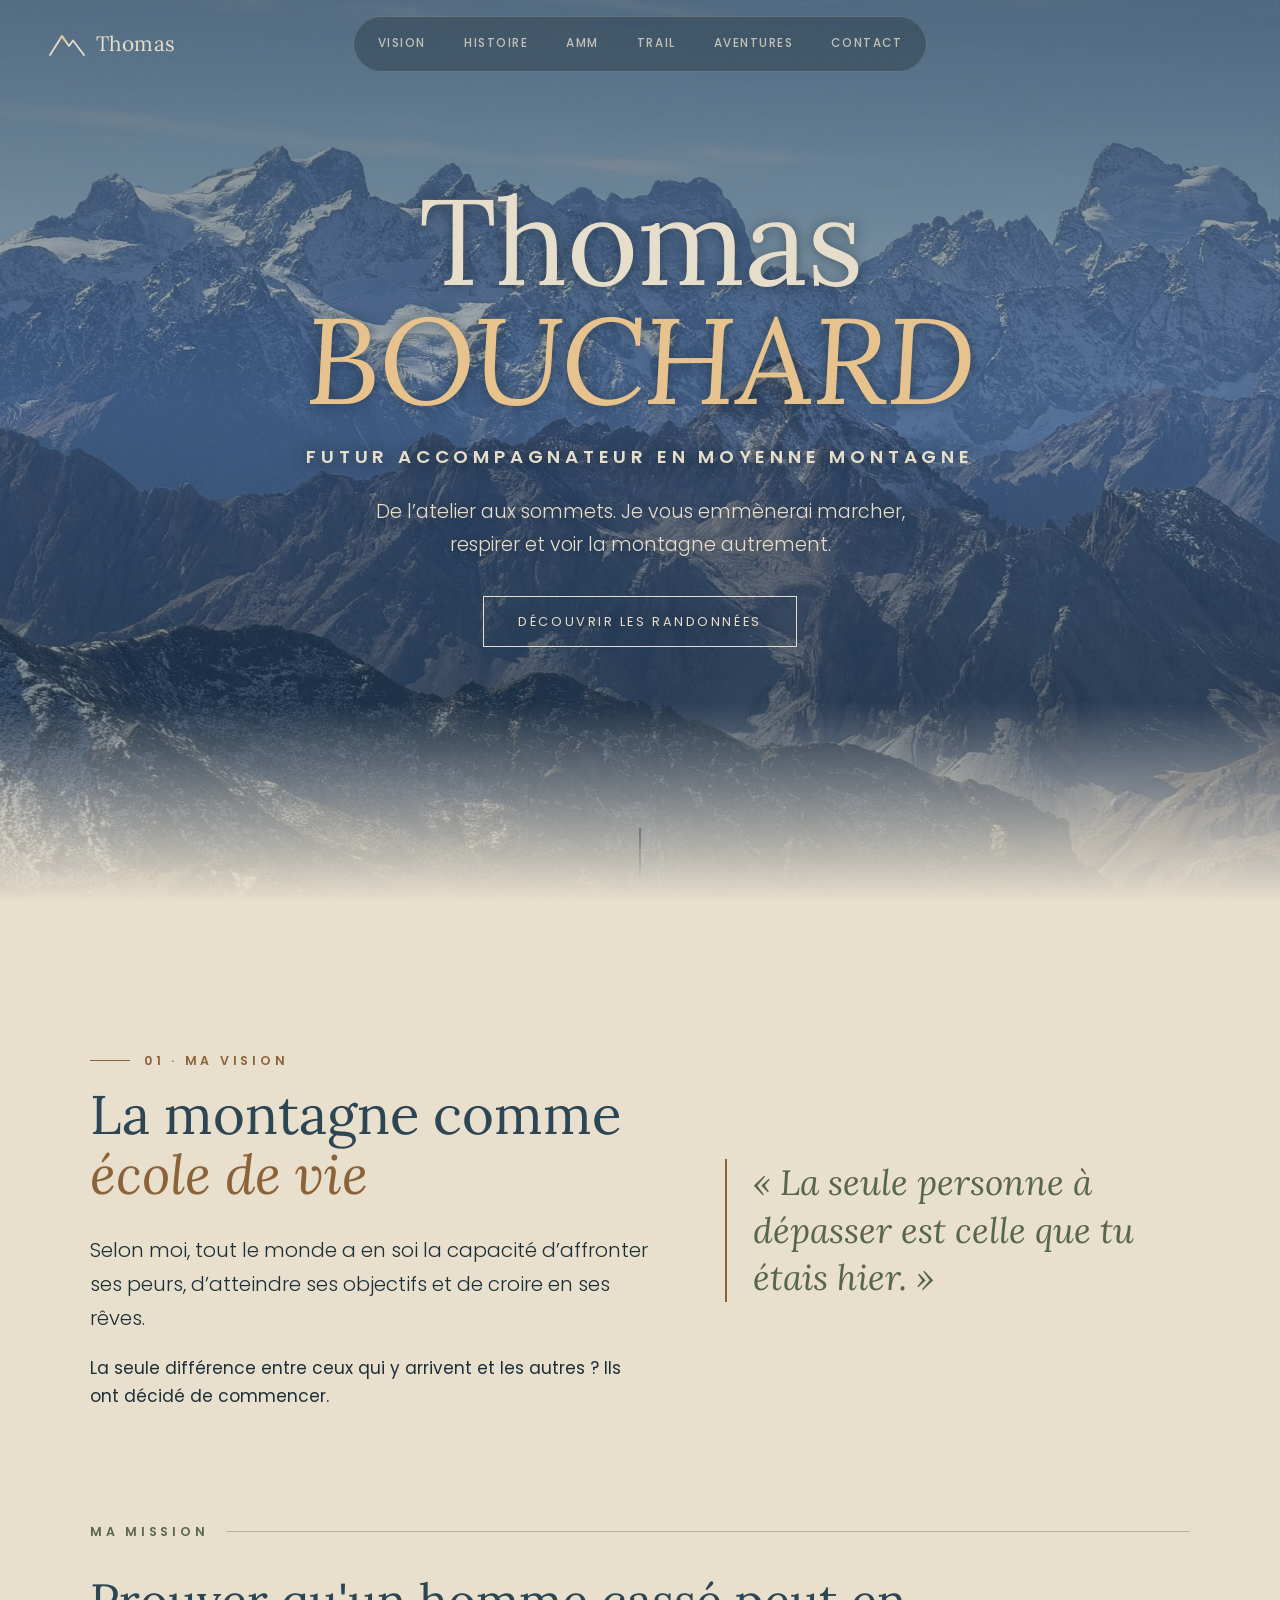
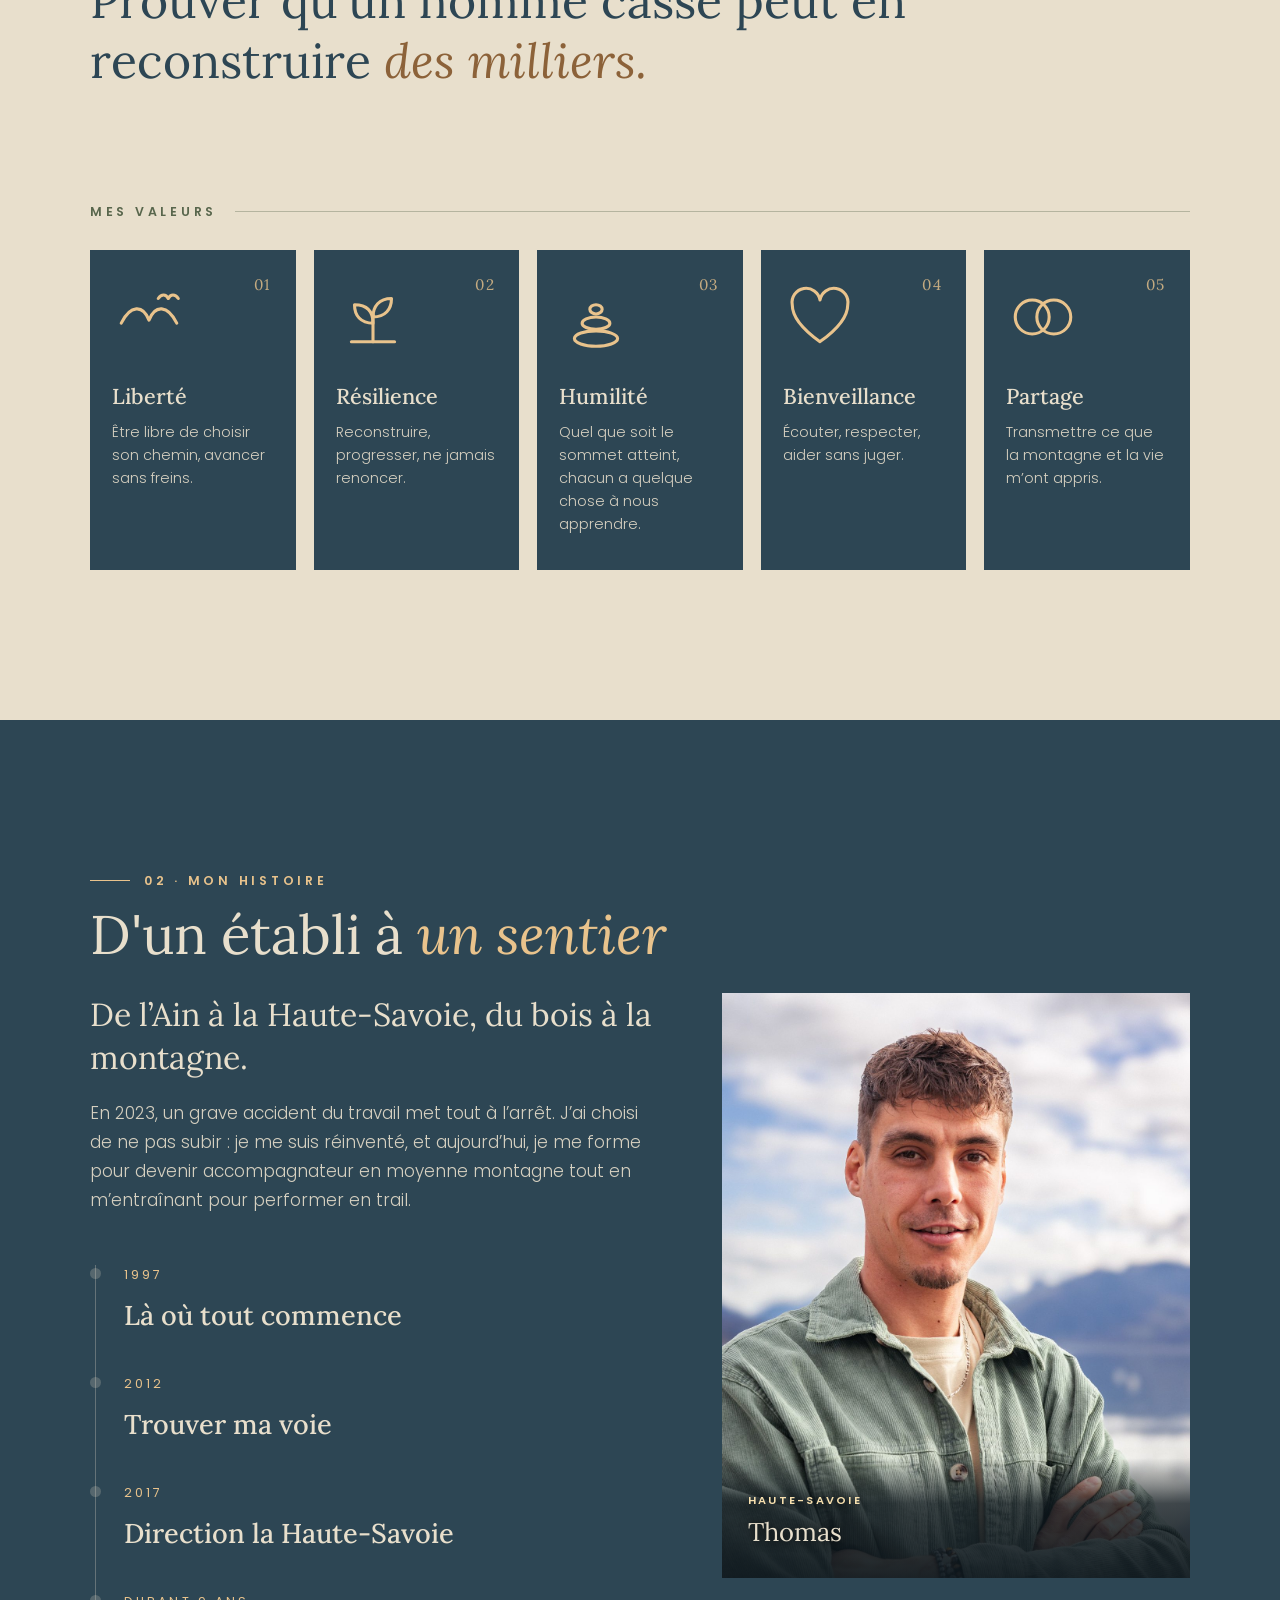
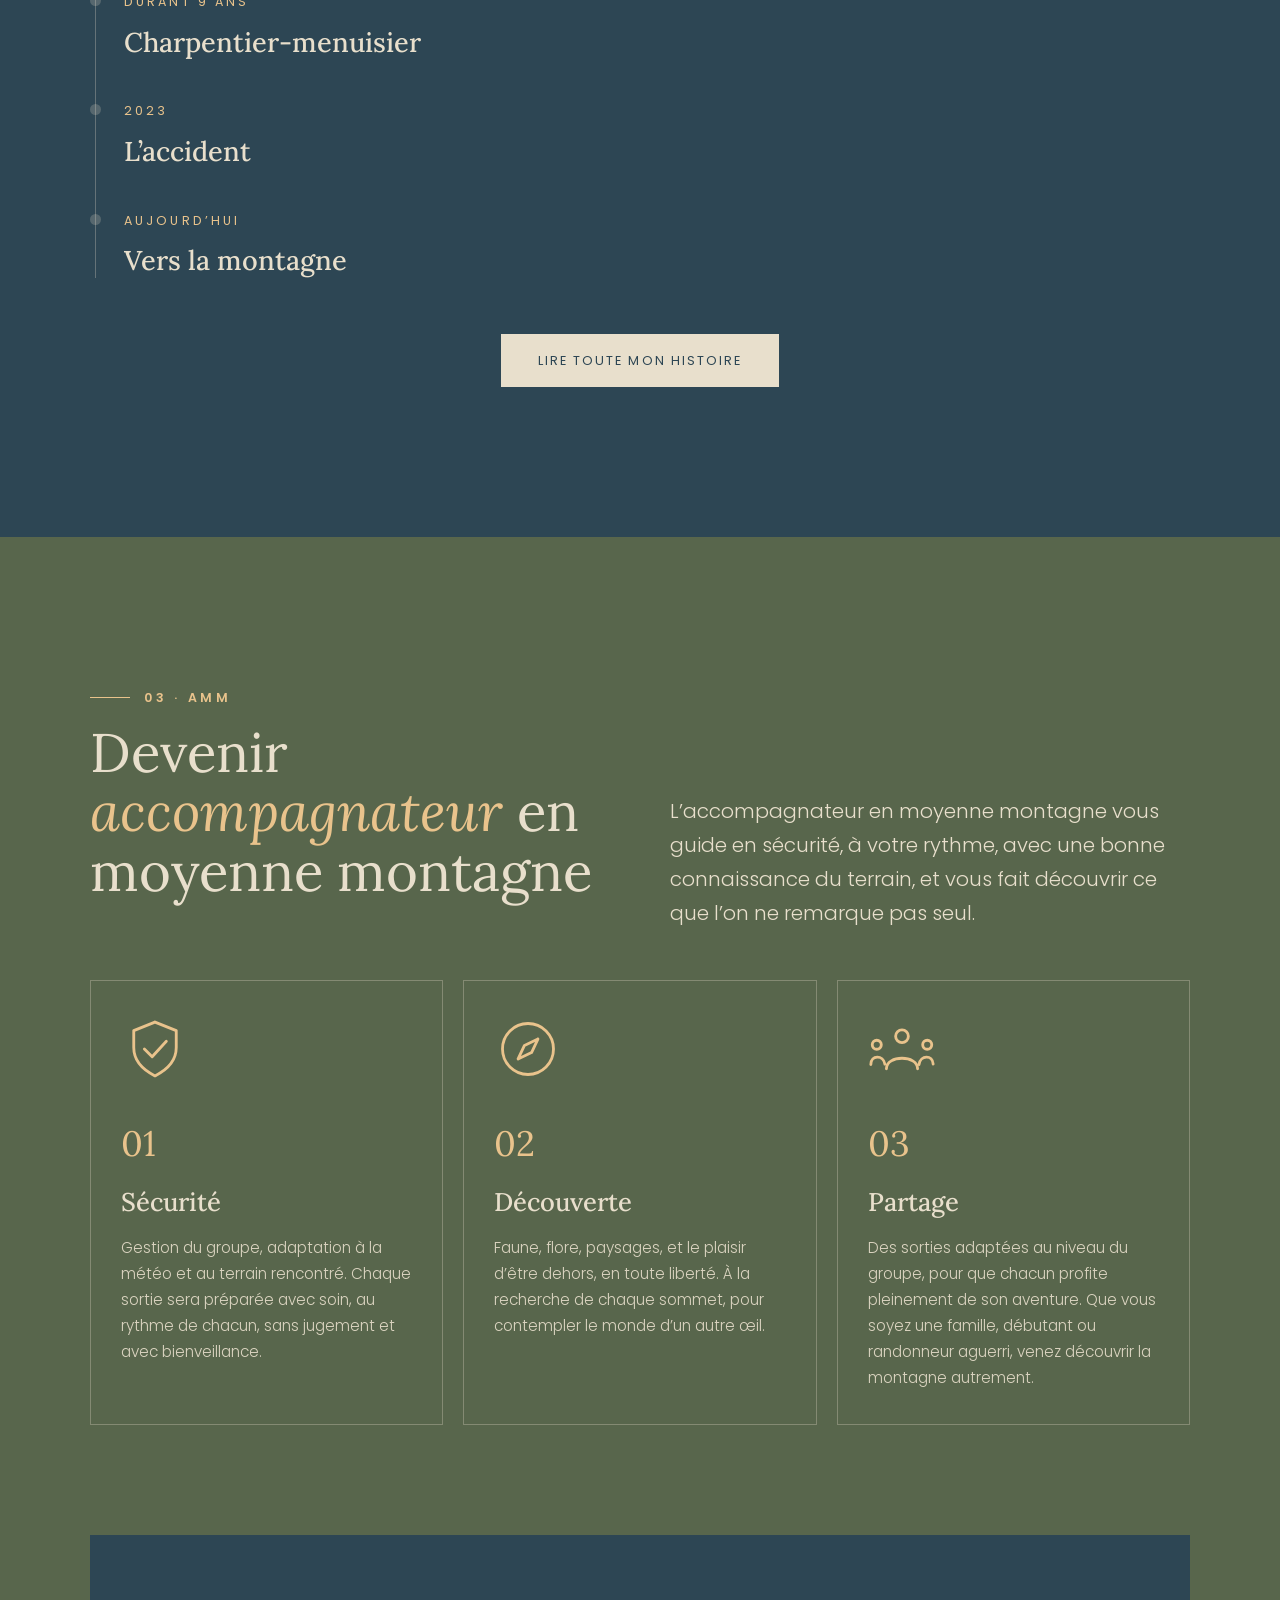
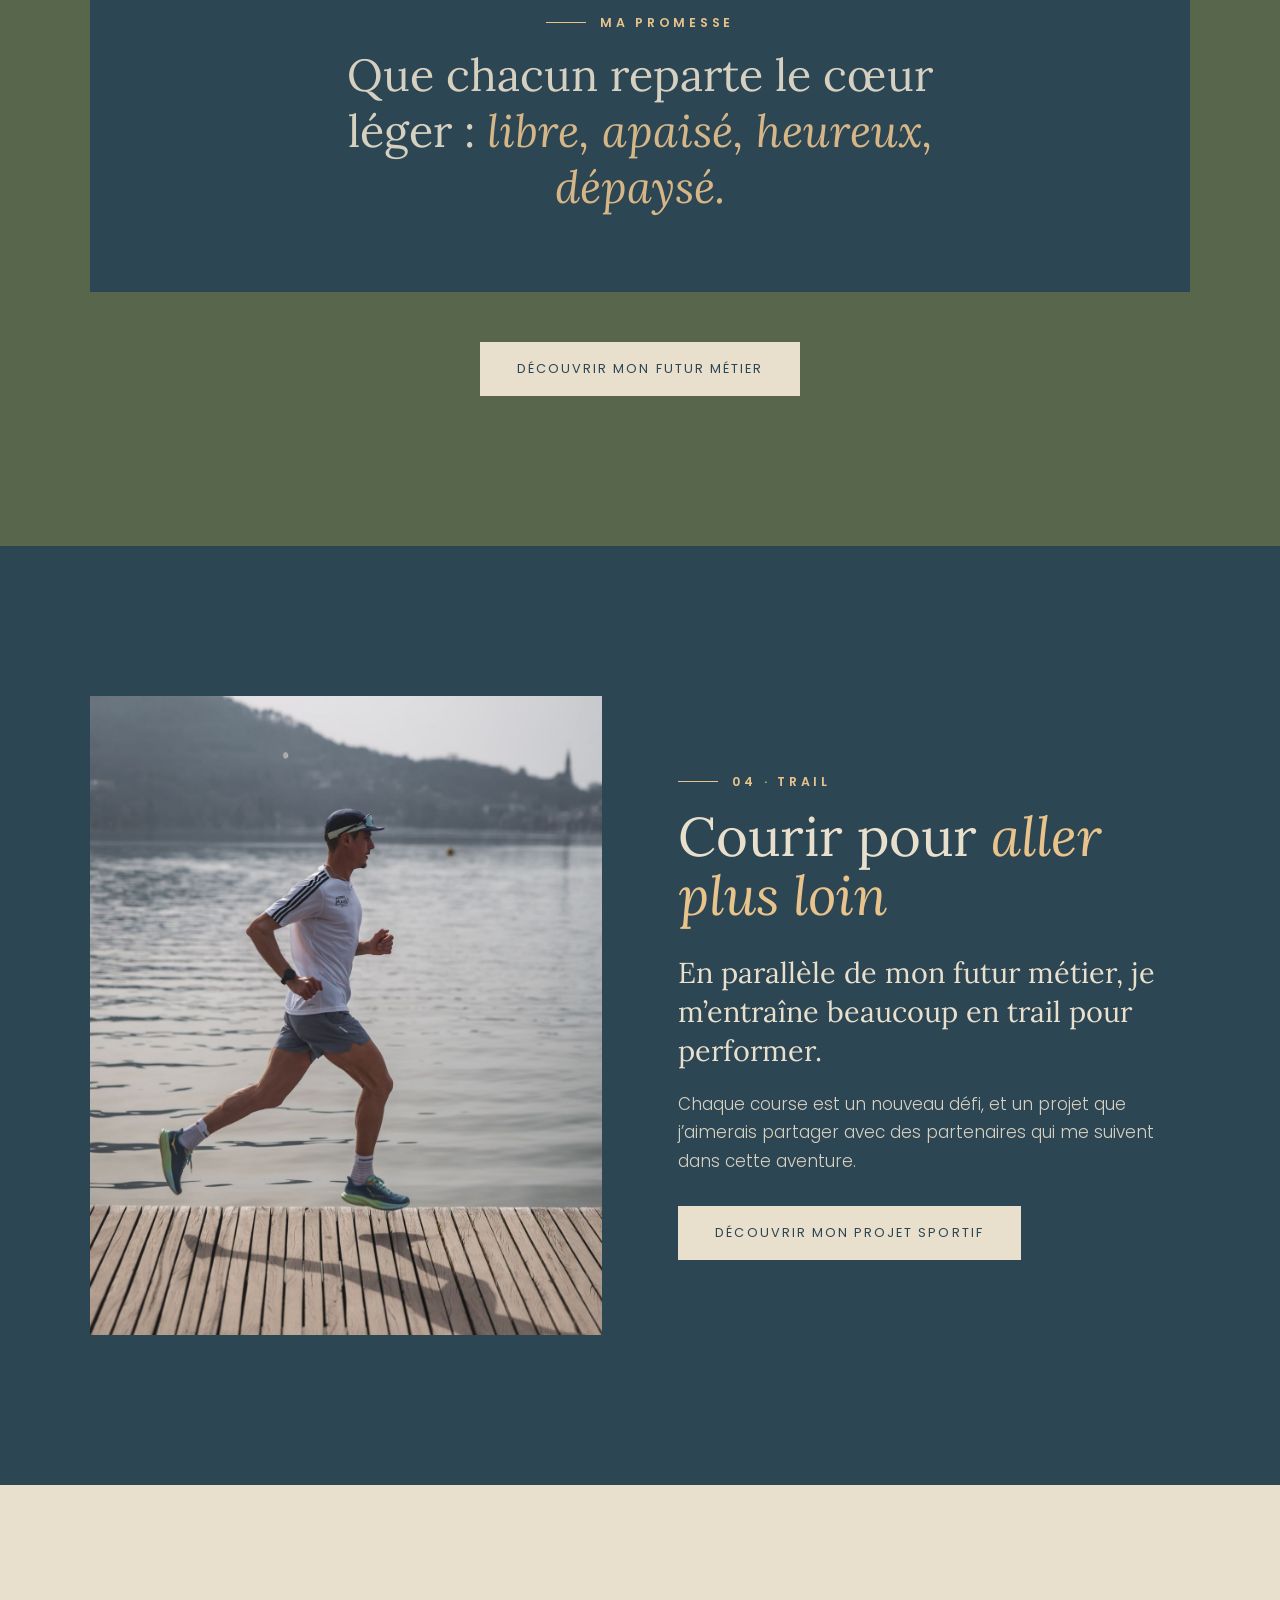
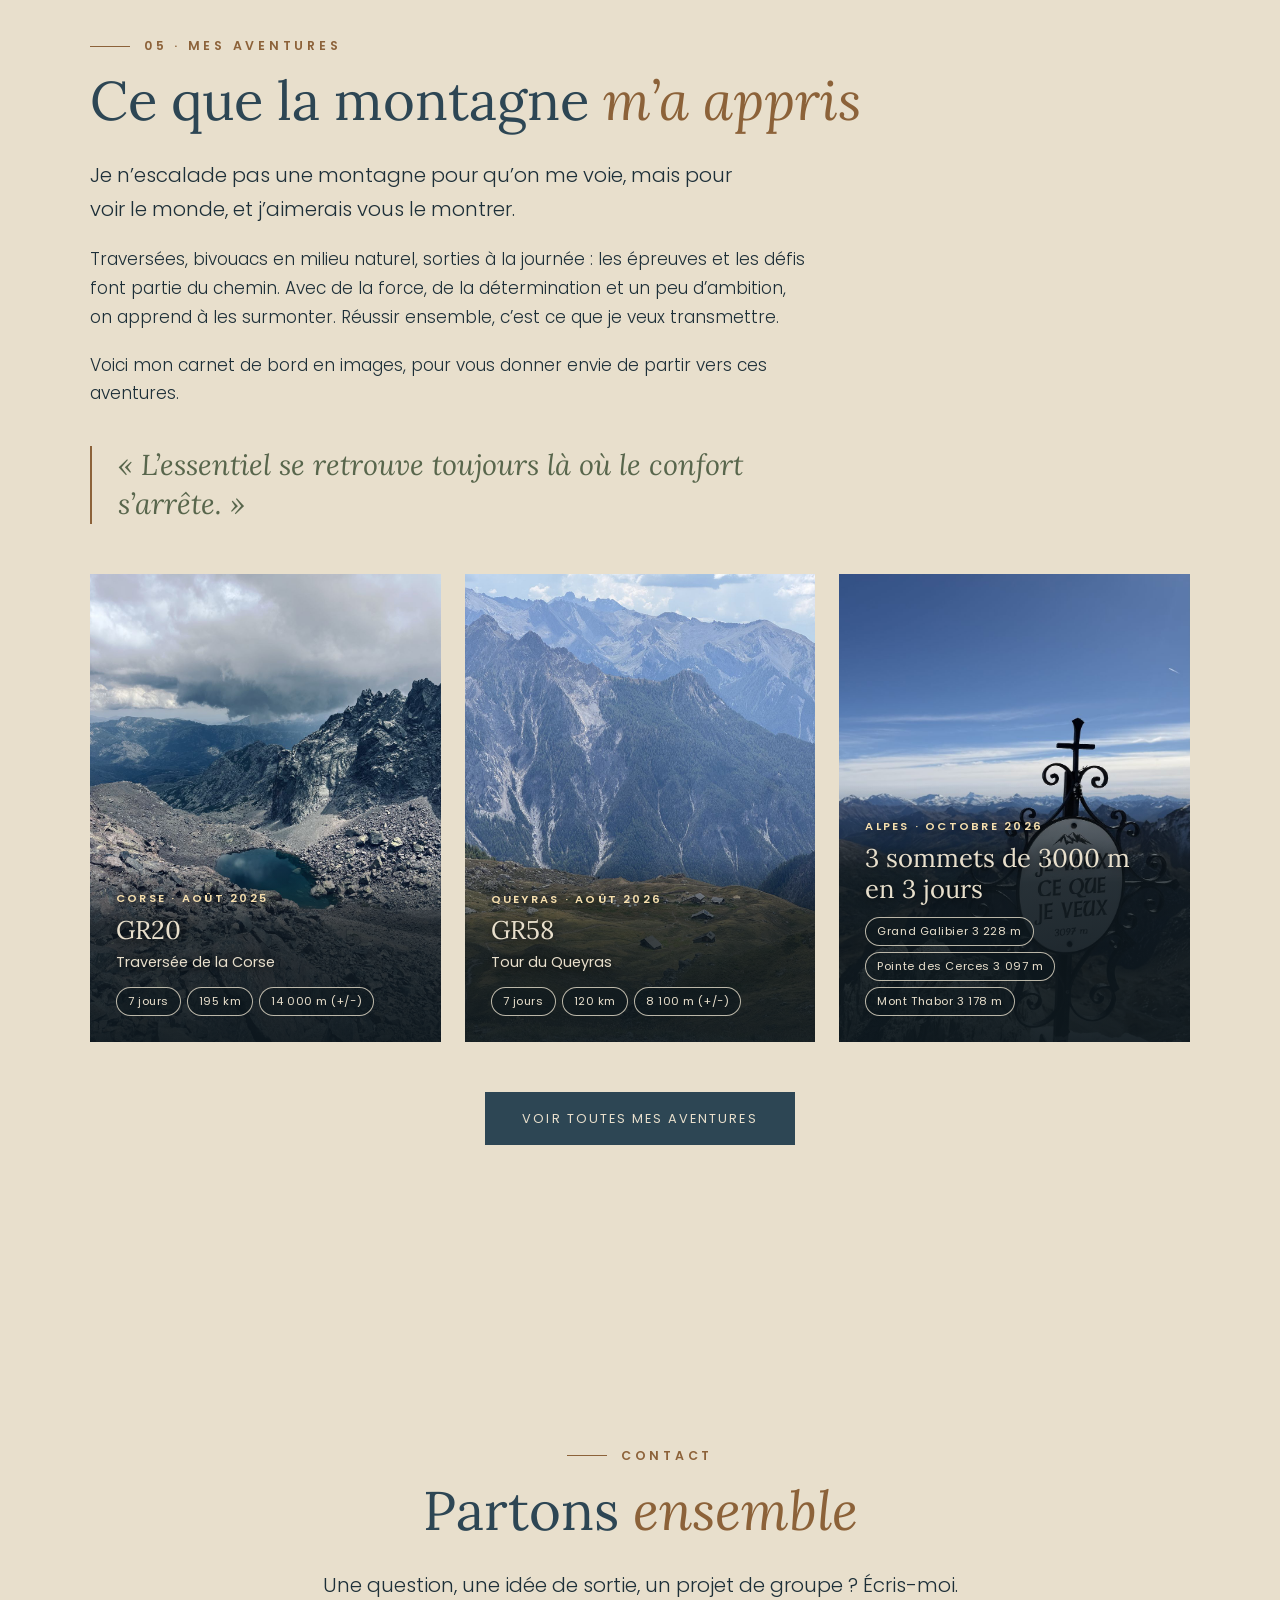
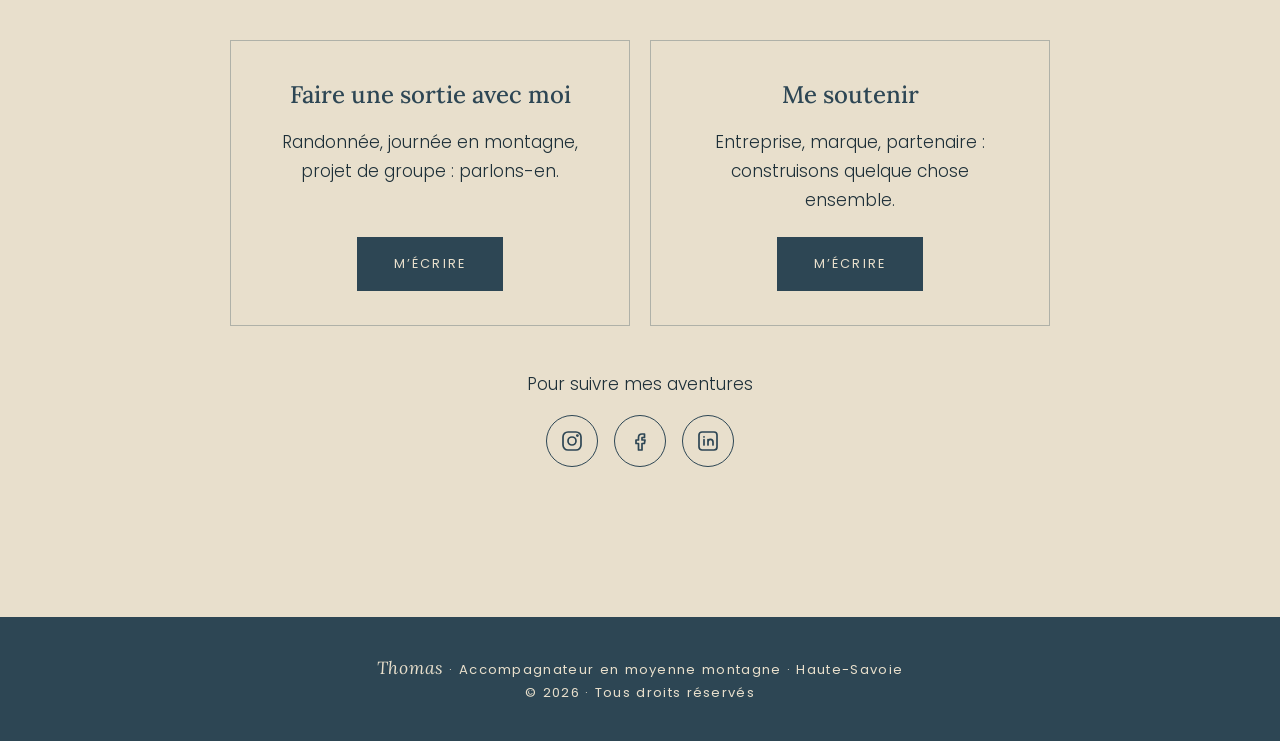
<file: index.html>
<!doctype html>
<html lang="fr">
<head>
<meta charset="utf-8">
<meta name="viewport" content="width=device-width, initial-scale=1">
<title>Thomas — Accompagnateur en moyenne montagne</title>
<meta name="description" content="Thomas, futur accompagnateur en moyenne montagne en Haute-Savoie. Randonnées et aventures.">
<link rel="preconnect" href="https://fonts.googleapis.com">
<link rel="preconnect" href="https://fonts.gstatic.com" crossorigin>
<link href="https://fonts.googleapis.com/css2?family=Lora:ital,wght@0,400;0,500;1,400&family=Poppins:wght@300;400;500;600&display=swap" rel="stylesheet">
<link rel="stylesheet" href="css/style.css">
</head>
<body>

<!-- ============ MENU / SOMMAIRE ============ -->
<nav id="nav">
  <a href="#accueil" class="logo" aria-label="Thomas, retour à l'accueil">
    <svg viewBox="0 0 38 28" fill="none" stroke="currentColor" stroke-width="1.8" stroke-linecap="round" stroke-linejoin="round" aria-hidden="true">
      <path d="M2 25 L14 6 L21 16 L25 10.5 L36 25"/>
      <path class="tip" d="M11.4 10.2 L14 6 L16.6 10.2"/>
    </svg>
    <span>Thomas</span>
  </a>
  <button class="burger" id="burger" aria-label="Menu"><span></span><span></span><span></span></button>
  <ul class="menu" id="menu">
    <li><a href="#vision" data-section="vision">Vision</a></li>
    <li><a href="histoire.html" data-section="histoire">Histoire</a></li>
    <li><a href="amm.html" data-section="projet">AMM</a></li>
    <li><a href="trail.html" data-section="trail">Trail</a></li>
    <li><a href="aventures.html" data-section="aventures">Aventures</a></li>
    <li><a href="#contact" data-section="contact">Contact</a></li>
    <li class="peak" id="peak" aria-hidden="true"></li>
  </ul>
</nav>

<!-- ============ ACCUEIL ============ -->
<header class="hero" id="accueil">
  <!-- Photo de fond. Pour une vidéo à la place : remplace la ligne <img> par
       <video class="hero-media" src="assets/videos/hero.mp4" autoplay muted loop playsinline></video> -->
  <img class="hero-media" id="heroMedia" src="assets/images/hero.jpg" alt="Panorama de montagnes enneigées sous un ciel clair">
  <div class="hero-veil"></div>

  <div class="hero-text">
    <h1>Thomas<br><em>BOUCHARD</em></h1>
    <span class="kicker">Futur accompagnateur en moyenne montagne</span>
    <p class="sub">De l’atelier aux sommets. Je vous emmènerai marcher, respirer et voir la montagne autrement.</p>
    <a href="amm.html" class="cta">Découvrir les randonnées</a>
  </div>
  <div class="scroll-hint"></div>
</header>

<!-- ============ MA VISION ============ -->
<section id="vision">
  <div class="wrap">

    <!-- Introduction + devise -->
    <div class="vision-grid">
      <div class="reveal">
        <div class="eyebrow">01 · Ma vision</div>
        <h2>La montagne comme <em>école de vie</em></h2>
        <p class="lead">Selon moi, tout le monde a en soi la capacité d’affronter ses peurs, d’atteindre ses objectifs et de croire en ses rêves.</p>
        <p>La seule différence entre ceux qui y arrivent et les autres ? Ils ont décidé de commencer.</p>
      </div>
      <div class="reveal">
        <p class="quote">«&nbsp;La seule personne à dépasser est celle que tu étais hier.&nbsp;»</p>
        <!-- Ancienne citation, mise de côté (à remettre si tu veux) :
             «&nbsp;Le lâche ne commence jamais, le faible ne termine jamais et le gagnant n’abandonne jamais.&nbsp;» -->
      </div>
    </div>

    <!-- Ma mission -->
    <h3 class="sub-title reveal"><span>Ma mission</span></h3>
    <p class="mission-1 reveal">Prouver qu'un homme cassé peut en reconstruire <em>des milliers.</em></p>

    <!-- Mes valeurs -->
    <h3 class="sub-title reveal"><span>Mes valeurs</span></h3>
        <div class="valeurs">
      <div class="valeur v-liberte reveal"><span class="v-num">01</span><svg class="v-icon" viewBox="0 0 48 48" fill="none" stroke="currentColor" stroke-width="2" stroke-linecap="round" stroke-linejoin="round" aria-hidden="true"><path pathLength="1" d="M6 28 C12 16 20 16 24 26 C28 16 36 16 42 28"/><path pathLength="1" d="M30 12 C32 9 35 9 36.5 12 C38 9 41 9 43 12"/></svg><b>Liberté</b><p>Être libre de choisir son chemin, avancer sans freins.</p></div>
      <div class="valeur v-resilience reveal"><span class="v-num">02</span><svg class="v-icon" viewBox="0 0 48 48" fill="none" stroke="currentColor" stroke-width="2" stroke-linecap="round" stroke-linejoin="round" aria-hidden="true"><path pathLength="1" d="M10 40 H38"/><path pathLength="1" d="M24 40 V22"/><path pathLength="1" d="M24 28 C16 28 12 23 12 16 C20 16 24 20 24 28"/><path pathLength="1" d="M24 24 C24 17 28 12 36 12 C36 19 32 24 24 24"/></svg><b>Résilience</b><p>Reconstruire, progresser, ne jamais renoncer.</p></div>
      <div class="valeur v-humilite reveal"><span class="v-num">03</span><svg class="v-icon" viewBox="0 0 48 48" fill="none" stroke="currentColor" stroke-width="2" stroke-linecap="round" stroke-linejoin="round" aria-hidden="true"><path pathLength="1" d="M10 38 a14 5 0 1 0 28 0 a14 5 0 1 0 -28 0"/><path pathLength="1" d="M15 28 a9 4 0 1 0 18 0 a9 4 0 1 0 -18 0"/><path pathLength="1" d="M20 19 a4 3 0 1 0 8 0 a4 3 0 1 0 -8 0"/></svg><b>Humilité</b><p>Quel que soit le sommet atteint, chacun a quelque chose à nous apprendre.</p></div>
      <div class="valeur v-bienveillance reveal"><span class="v-num">04</span><svg class="v-icon" viewBox="0 0 48 48" fill="none" stroke="currentColor" stroke-width="2" stroke-linecap="round" stroke-linejoin="round" aria-hidden="true"><path pathLength="1" d="M24 40 C10 30 6 22 6 16 A9 9 0 0 1 24 13 A9 9 0 0 1 42 16 C42 22 38 30 24 40 Z"/></svg><b>Bienveillance</b><p>Écouter, respecter, aider sans juger.</p></div>
      <div class="valeur v-partage reveal"><span class="v-num">05</span><svg class="v-icon" viewBox="0 0 48 48" fill="none" stroke="currentColor" stroke-width="2" stroke-linecap="round" stroke-linejoin="round" aria-hidden="true"><path pathLength="1" d="M6 24 a11 11 0 1 0 22 0 a11 11 0 1 0 -22 0"/><path pathLength="1" d="M20 24 a11 11 0 1 0 22 0 a11 11 0 1 0 -22 0"/></svg><b>Partage</b><p>Transmettre ce que la montagne et la vie m’ont appris.</p></div>
    </div>

  </div>
</section>

<!-- ============ MON HISTOIRE ============ -->
<section id="histoire">
  <div class="wrap">
    <div class="reveal">
      <div class="eyebrow">02 · Mon histoire</div>
      <h2>D'un établi à <em>un sentier</em></h2>
    </div>
    <div class="hist-grid hist-intro-grid">
      <div>
      <div class="hist-intro reveal">
        <p class="lead">De l’Ain à la Haute-Savoie, du bois à la montagne.</p>
        <p>En 2023, un grave accident du travail met tout à l’arrêt. J’ai choisi de ne pas subir : je me suis réinventé, et aujourd’hui, je me forme pour devenir accompagnateur en moyenne montagne tout en m’entraînant pour performer en trail.</p>
      </div>
    <div class="timeline compact" id="timeline">
      <div class="tl-line" aria-hidden="true"><span class="tl-fill" id="tlFill"></span><span class="tl-orb" id="tlOrb"></span></div>
      <div class="step reveal"><span class="date">1997</span><h3>Là où tout commence</h3></div>
      <div class="step reveal"><span class="date">2012</span><h3>Trouver ma voie</h3></div>
      <div class="step reveal"><span class="date">2017</span><h3>Direction la Haute-Savoie</h3></div>
      <div class="step reveal"><span class="date">Durant 9 ans</span><h3>Charpentier-menuisier</h3></div>
      <div class="step reveal"><span class="date">2023</span><h3>L’accident</h3></div>
      <div class="step reveal"><span class="date">Aujourd’hui</span><h3>Vers la montagne</h3></div>
    </div>
      </div>
      <div class="reveal">
        <div class="card c1" style="aspect-ratio:4/5;cursor:default">
          <div class="ph c1"><img src="assets/images/portrait.jpg" alt="Portrait de Thomas, bras croisés, avec les montagnes en arrière-plan" loading="lazy"></div>
          <div class="info"><small>Haute-Savoie</small><h3>Thomas</h3></div>
        </div>
      </div>
    </div>

    <div class="section-cta reveal"><a class="btn light" href="histoire.html">Lire toute mon histoire</a></div>
  </div>
</section>

<!-- ============ MON PROJET AMM ============ -->
<section id="projet">
  <div class="wrap">
    <div class="projet-top">
      <div class="reveal">
        <div class="eyebrow">03 · AMM</div>
        <h2>Devenir <em>accompagnateur</em> en moyenne montagne</h2>
      </div>
      <p class="reveal lead">L’accompagnateur en moyenne montagne vous guide en sécurité, à votre rythme, avec une bonne connaissance du terrain, et vous fait découvrir ce que l’on ne remarque pas seul.</p>
    </div>
    <div class="pillars">
      <div class="pillar p-securite reveal"><svg class="p-icon" viewBox="0 0 48 48" fill="none" stroke="currentColor" stroke-width="2" stroke-linecap="round" stroke-linejoin="round" aria-hidden="true"><path pathLength="1" d="M24 5 L39 11 V23 C39 33 32 39 24 43 C16 39 9 33 9 23 V11 Z"/><path pathLength="1" d="M16.5 24 L22 29.5 L32 18.5"/></svg><b>01</b><h3>Sécurité</h3><p>Gestion du groupe, adaptation à la météo et au terrain rencontré. Chaque sortie sera préparée avec soin, au rythme de chacun, sans jugement et avec bienveillance.</p></div>
      <div class="pillar p-decouverte reveal"><svg class="p-icon" viewBox="0 0 48 48" fill="none" stroke="currentColor" stroke-width="2" stroke-linecap="round" stroke-linejoin="round" aria-hidden="true"><path pathLength="1" d="M6 24 a18 18 0 1 0 36 0 a18 18 0 1 0 -36 0"/><g class="needle"><path pathLength="1" d="M31 17 L26.5 26.5 L17 31 L21.5 21.5 Z"/></g></svg><b>02</b><h3>Découverte</h3><p>Faune, flore, paysages, et le plaisir d’être dehors, en toute liberté. À la recherche de chaque sommet, pour contempler le monde d’un autre œil.</p></div>
      <div class="pillar p-partage reveal"><svg class="p-icon" viewBox="0 0 48 48" fill="none" stroke="currentColor" stroke-width="2" stroke-linecap="round" stroke-linejoin="round" aria-hidden="true"><path pathLength="1" class="side l" d="M3 21 a3.2 3.2 0 1 0 6.4 0 a3.2 3.2 0 1 0 -6.4 0"/><path pathLength="1" class="side l" d="M2 35 C2 28 11 28 12 35"/><path pathLength="1" class="side r" d="M38.6 21 a3.2 3.2 0 1 0 6.4 0 a3.2 3.2 0 1 0 -6.4 0"/><path pathLength="1" class="side r" d="M36 35 C37 28 46 28 46 35"/><path pathLength="1" d="M19.5 15 a4.5 4.5 0 1 0 9 0 a4.5 4.5 0 1 0 -9 0"/><path pathLength="1" d="M13 38 C13 28 35 28 35 38"/></svg><b>03</b><h3>Partage</h3><p>Des sorties adaptées au niveau du groupe, pour que chacun profite pleinement de son aventure. Que vous soyez une famille, débutant ou randonneur aguerri, venez découvrir la montagne autrement.</p></div>
    </div>

    <!-- Ma promesse (une phrase ; version complète sur la page AMM) -->
    <div class="promesse reveal">
      <div class="eyebrow">Ma promesse</div>
      <p class="promesse-lead">Que chacun reparte le cœur léger : <em>libre, apaisé, heureux, dépaysé.</em></p>
    </div>

    <div class="section-cta reveal"><a class="btn light" href="amm.html">Découvrir mon futur métier</a></div>
  </div>
</section>

<!-- ============ TRAIL ============ -->
<section id="trail">
  <div class="wrap trail-grid">
    <div class="trail-photo reveal">
      <div class="ph c2"><img src="assets/images/trail-ponton-clair.jpg" alt="Thomas court sur un ponton au bord du lac d’Annecy" loading="lazy" style="object-position:50% 40%"></div>
    </div>
    <div class="trail-text reveal">
      <div class="eyebrow">04 · Trail</div>
      <h2>Courir pour <em>aller plus loin</em></h2>
      <!-- ✏️ Titre et texte provisoires : à remplacer par tes mots -->
      <p class="lead">En parallèle de mon futur métier, je m’entraîne beaucoup en trail pour performer.</p>
      <p>Chaque course est un nouveau défi, et un projet que j’aimerais partager avec des partenaires qui me suivent dans cette aventure.</p>
      <a class="btn light" href="trail.html">Découvrir mon projet sportif</a>
    </div>
  </div>
</section>

<!-- ============ MES AVENTURES ============ -->
<section id="aventures">
  <div class="wrap">
    <div class="reveal">
      <div class="eyebrow">05 · Mes aventures</div>
      <h2>Ce que la montagne <em>m’a appris</em></h2>
      <p class="lead">Je n’escalade pas une montagne pour qu’on me voie, mais pour voir le monde, et j’aimerais vous le montrer.</p>
      <p class="adv-text">Traversées, bivouacs en milieu naturel, sorties à la journée : les épreuves et les défis font partie du chemin. Avec de la force, de la détermination et un peu d’ambition, on apprend à les surmonter. Réussir ensemble, c’est ce que je veux transmettre.</p>
      <p class="adv-text">Voici mon carnet de bord en images, pour vous donner envie de partir vers ces aventures.</p>
      <p class="quote adv-quote">«&nbsp;L’essentiel se retrouve toujours là où le confort s’arrête.&nbsp;»</p>
    </div>
    <!-- Les 3 aventures phares (les autres sont sur la page « Toutes mes aventures ») -->
    <div class="cards">
      <a class="card reveal" href="aventures/gr20.html" data-type="itinerance">
        <div class="ph c1"><img src="assets/images/aventures/gr20/couverture.jpg" alt="GR20" loading="lazy" style="object-position:50% 45%"></div>
        <div class="info"><small>Corse · août 2025</small><h3>GR20</h3><p>Traversée de la Corse</p><div class="chips"><span>7 jours</span><span>195 km</span><span>14 000 m (+/−)</span></div></div>
      </a>
      <a class="card reveal" href="aventures/gr58.html" data-type="itinerance">
        <div class="ph c2"><img src="assets/images/aventures/gr58/couverture.jpg" alt="GR58" loading="lazy" style="object-position:50% 55%"></div>
        <div class="info"><small>Queyras · août 2026</small><h3>GR58</h3><p>Tour du Queyras</p><div class="chips"><span>7 jours</span><span>120 km</span><span>8 100 m (+/−)</span></div></div>
      </a>
      <a class="card reveal" href="aventures/3-sommets.html" data-type="sommets">
        <div class="ph c3"><img src="assets/images/aventures/3-sommets/couverture.jpg" alt="3 sommets de 3000 m en 3 jours" loading="lazy" style="object-position:50% 38%"></div>
        <div class="info"><small>Alpes · octobre 2026</small><h3>3 sommets de 3000 m en 3 jours</h3><div class="chips"><span>Grand Galibier 3 228 m</span><span>Pointe des Cerces 3 097 m</span><span>Mont Thabor 3 178 m</span></div></div>
      </a>
    </div>
    <div class="section-cta reveal"><a class="btn" href="aventures.html">Voir toutes mes aventures</a></div>
  </div>
</section>

<!-- ============ CONTACT ============ -->
<section id="contact">
  <div class="wrap reveal">
    <div class="eyebrow">Contact</div>
    <h2>Partons <em>ensemble</em></h2>
    <p class="lead" style="margin-inline:auto">Une question, une idée de sortie, un projet de groupe ? Écris-moi.</p>
    <div class="contact-cards">
      <div class="contact-card">
        <h3>Faire une sortie avec moi</h3>
        <p>Randonnée, journée en montagne, projet de groupe : parlons-en.</p>
        <a class="btn" href="mailto:contact@thomasbouchard.com?subject=Sortie%20en%20montagne">M’écrire</a>
      </div>
      <div class="contact-card">
        <h3>Me soutenir</h3>
        <p>Entreprise, marque, partenaire : construisons quelque chose ensemble.</p>
        <a class="btn" href="mailto:contact@thomasbouchard.com?subject=Partenariat">M’écrire</a>
      </div>
    </div>
    <div class="follow reveal">
      <p>Pour suivre mes aventures</p>
      <div class="socials">
        <a href="https://www.instagram.com/lhomme_au_bas/" target="_blank" rel="noopener" aria-label="Instagram"><svg viewBox="0 0 24 24" fill="none" stroke="currentColor" stroke-width="1.7" stroke-linecap="round" stroke-linejoin="round" aria-hidden="true"><rect x="3" y="3" width="18" height="18" rx="5"/><circle cx="12" cy="12" r="4"/><circle cx="17.4" cy="6.6" r=".6" fill="currentColor"/></svg></a>
        <a href="https://www.facebook.com/share/1CRYhFRqYu/" target="_blank" rel="noopener" aria-label="Facebook"><svg viewBox="0 0 24 24" fill="none" stroke="currentColor" stroke-width="1.7" stroke-linecap="round" stroke-linejoin="round" aria-hidden="true"><path d="M14 8.5h2.5V5H14c-2.2 0-3.5 1.4-3.5 3.5V11H8v3.5h2.5V21H14v-6.5h2.4l.6-3.5H14V9.2c0-.5.3-.7 1-.7z"/></svg></a>
        <a href="https://www.linkedin.com/in/thomas-bouchard-87187719a" target="_blank" rel="noopener" aria-label="LinkedIn"><svg viewBox="0 0 24 24" fill="none" stroke="currentColor" stroke-width="1.7" stroke-linecap="round" stroke-linejoin="round" aria-hidden="true"><rect x="3" y="3" width="18" height="18" rx="3"/><path d="M8 10.5V16M8 7.8v.1M12 16v-5.5M12 13c0-1.7 1-2.7 2.4-2.7S17 11.2 17 13v3"/></svg></a>
      </div>
    </div>
  </div>
</section>

<footer>
  <em>Thomas</em> · Accompagnateur en moyenne montagne · Haute-Savoie<br>
  © <span id="year"></span> · Tous droits réservés
</footer>

<script src="js/script.js"></script>
</body>
</html>
</file>
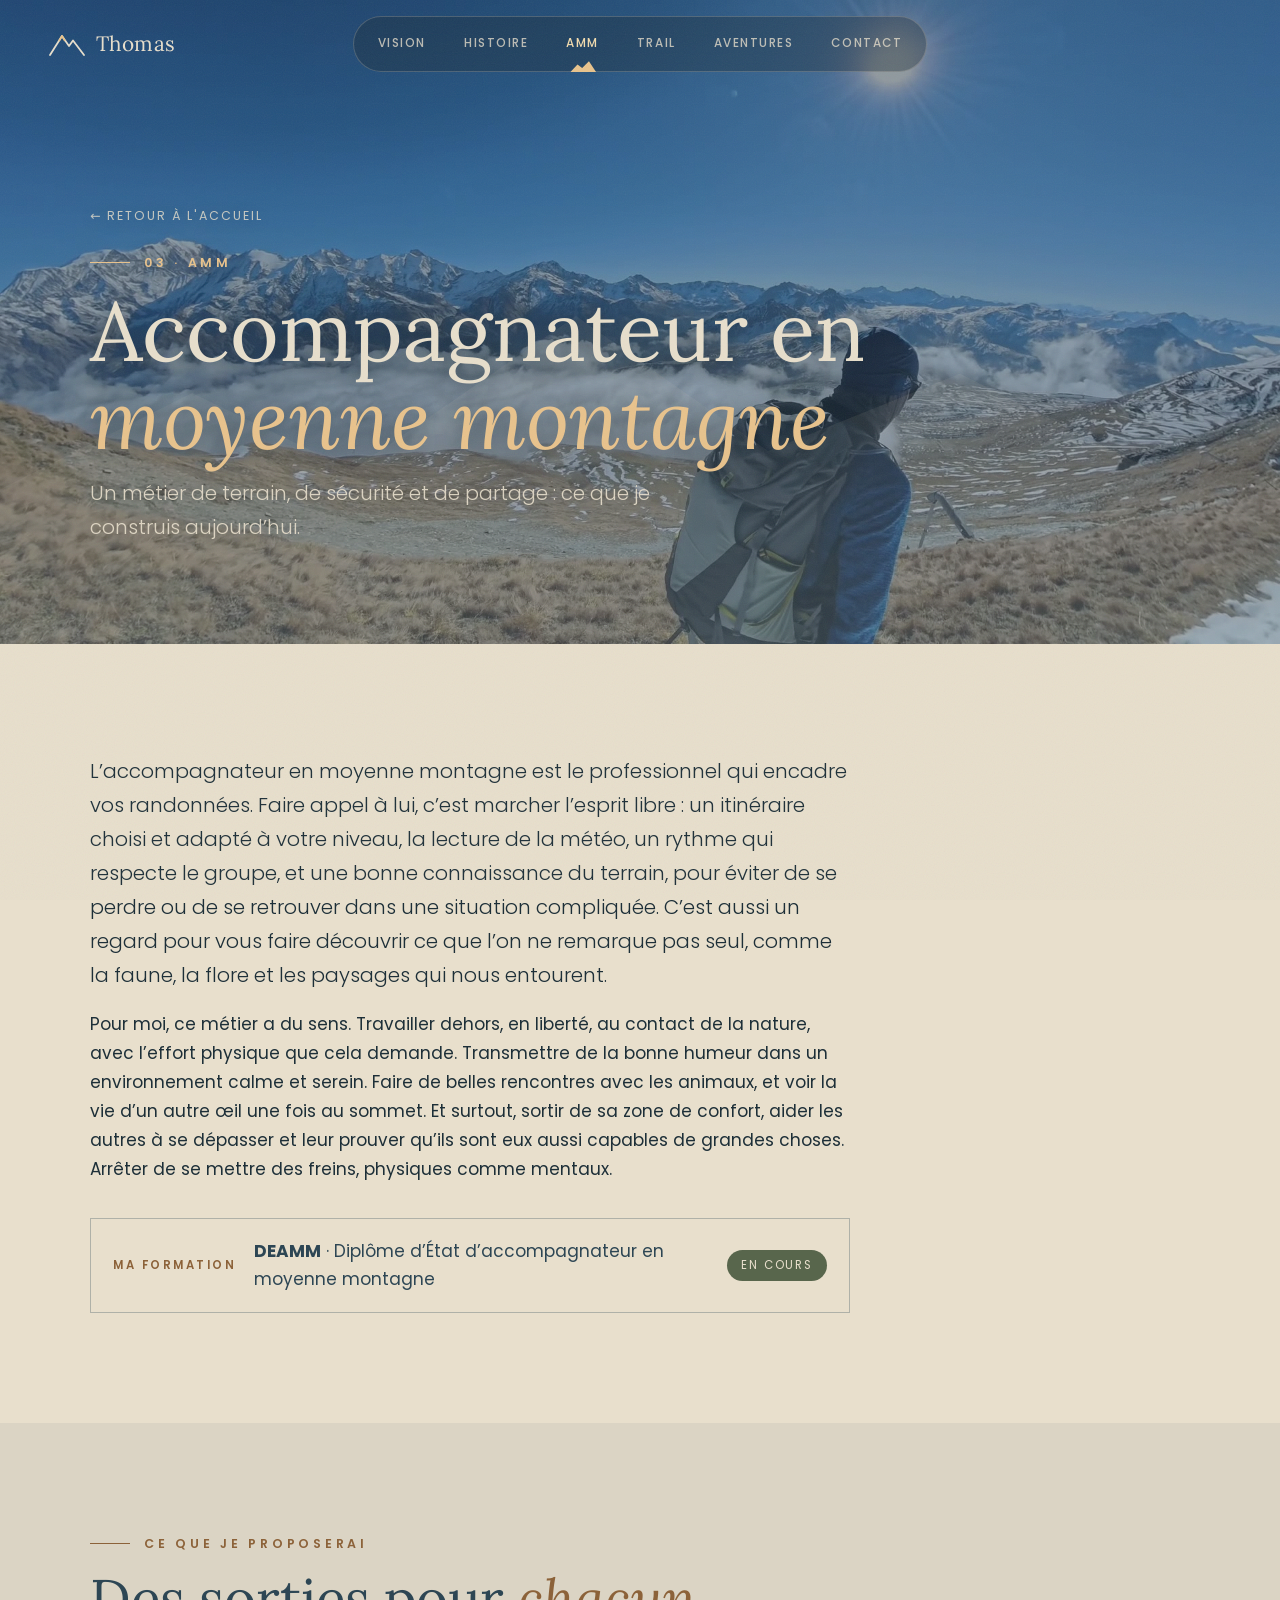
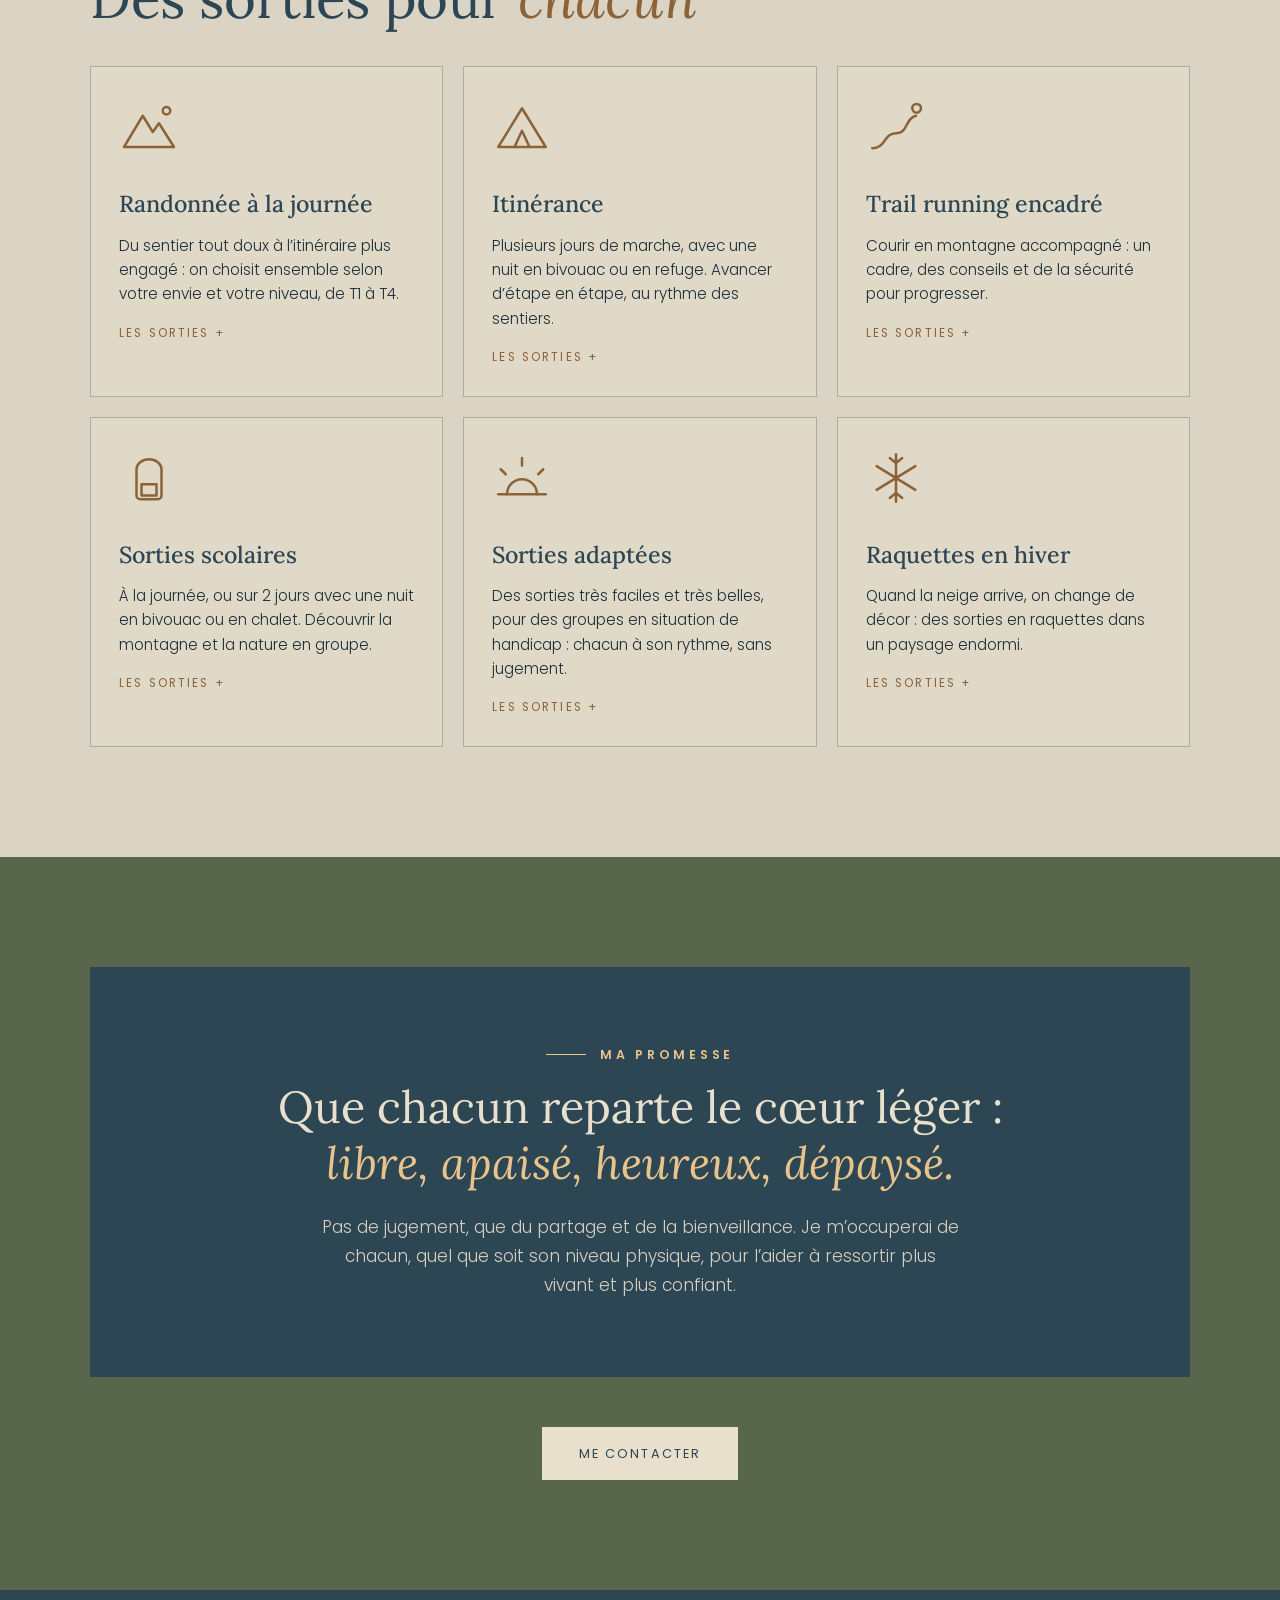
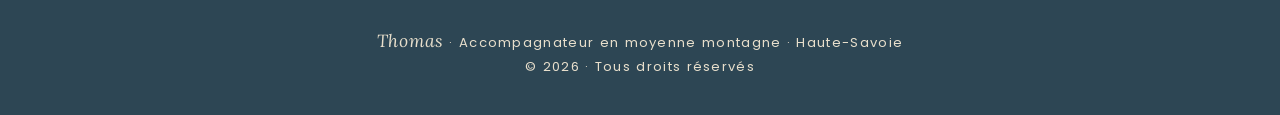
<file: amm.html>
<!doctype html>
<html lang="fr">
<head>
<meta charset="utf-8">
<meta name="viewport" content="width=device-width, initial-scale=1">
<title>Accompagnateur en moyenne montagne — Thomas</title>
<meta name="description" content="Thomas se forme pour devenir accompagnateur en moyenne montagne, autour d'Annecy.">
<link rel="preconnect" href="https://fonts.googleapis.com">
<link rel="preconnect" href="https://fonts.gstatic.com" crossorigin>
<link href="https://fonts.googleapis.com/css2?family=Lora:ital,wght@0,400;0,500;1,400&family=Poppins:wght@300;400;500;600&display=swap" rel="stylesheet">
<link rel="stylesheet" href="css/style.css">
</head>
<body>

<nav id="nav">
  <a href="index.html" class="logo" aria-label="Thomas, retour à l'accueil">
    <svg viewBox="0 0 38 28" fill="none" stroke="currentColor" stroke-width="1.8" stroke-linecap="round" stroke-linejoin="round" aria-hidden="true">
      <path d="M2 25 L14 6 L21 16 L25 10.5 L36 25"/>
      <path class="tip" d="M11.4 10.2 L14 6 L16.6 10.2"/>
    </svg>
    <span>Thomas</span>
  </a>
  <button class="burger" id="burger" aria-label="Menu"><span></span><span></span><span></span></button>
  <ul class="menu" id="menu">
    <li><a href="index.html#vision">Vision</a></li>
    <li><a href="histoire.html">Histoire</a></li>
    <li><a href="amm.html" aria-current="page">AMM</a></li>
    <li><a href="trail.html">Trail</a></li>
    <li><a href="aventures.html">Aventures</a></li>
    <li><a href="index.html#contact">Contact</a></li>
    <li class="peak" id="peak" aria-hidden="true"></li>
  </ul>
</nav>

<header class="page-hero">
  <video class="page-hero-media" autoplay muted loop playsinline preload="auto" poster="assets/videos/amm-hero-poster.jpg" aria-hidden="true">
    <source src="assets/videos/amm-hero.mp4" type="video/mp4">
  </video>
  <div class="wrap page-hero-text">
    <a class="back" href="index.html#projet">← Retour à l'accueil</a>
    <div class="eyebrow">03 · AMM</div>
    <h1>Accompagnateur en <em>moyenne montagne</em></h1>
    <p class="sub">Un métier de terrain, de sécurité et de partage : ce que je construis aujourd’hui.</p>
  </div>
</header>

<section class="page-section amm-resume">
  <div class="wrap narrow reveal">
    <p class="lead">L’accompagnateur en moyenne montagne est le professionnel qui encadre vos randonnées. Faire appel à lui, c’est marcher l’esprit libre : un itinéraire choisi et adapté à votre niveau, la lecture de la météo, un rythme qui respecte le groupe, et une bonne connaissance du terrain, pour éviter de se perdre ou de se retrouver dans une situation compliquée. C’est aussi un regard pour vous faire découvrir ce que l’on ne remarque pas seul, comme la faune, la flore et les paysages qui nous entourent.</p>
    <p>Pour moi, ce métier a du sens. Travailler dehors, en liberté, au contact de la nature, avec l’effort physique que cela demande. Transmettre de la bonne humeur dans un environnement calme et serein. Faire de belles rencontres avec les animaux, et voir la vie d’un autre œil une fois au sommet. Et surtout, sortir de sa zone de confort, aider les autres à se dépasser et leur prouver qu’ils sont eux aussi capables de grandes choses. Arrêter de se mettre des freins, physiques comme mentaux.</p>
    <div class="formation">
      <span class="f-label">Ma formation</span>
      <span class="f-name"><b>DEAMM</b> · Diplôme d’État d’accompagnateur en moyenne montagne</span>
      <span class="f-badge">En cours</span>
    </div>
  </div>
</section>

<section class="page-section alt amm-offres" id="offres">
  <div class="wrap">
    <div class="eyebrow reveal">Ce que je proposerai</div>
    <h2 class="reveal">Des sorties pour <em>chacun</em></h2>
    <div class="themes">
      <details class="theme reveal">
        <summary><svg class="t-icon" viewBox="0 0 48 48" fill="none" stroke="currentColor" stroke-width="2" stroke-linecap="round" stroke-linejoin="round" aria-hidden="true"><path pathLength="1" d="M4 40 L19 15 L27 28 L32 21 L44 40 Z"/><path pathLength="1" d="M35 11 a3 3 0 1 0 6 0 a3 3 0 1 0 -6 0"/></svg><h3>Randonnée à la journée</h3><p>Du sentier tout doux à l’itinéraire plus engagé : on choisit ensemble selon votre envie et votre niveau, de T1 à T4.</p><span class="t-more">Les sorties</span></summary>
        <div class="theme-body">
          <!-- ✏️ Une sortie = une ligne. Copie-colle pour en ajouter. -->
          <p class="soon">Les sorties de ce thème arrivent bientôt.</p>
        </div>
      </details>
      <details class="theme reveal">
        <summary><svg class="t-icon" viewBox="0 0 48 48" fill="none" stroke="currentColor" stroke-width="2" stroke-linecap="round" stroke-linejoin="round" aria-hidden="true"><path pathLength="1" d="M5 40 L24 9 L43 40 Z"/><path pathLength="1" d="M18 40 L24 27 L30 40"/></svg><h3>Itinérance</h3><p>Plusieurs jours de marche, avec une nuit en bivouac ou en refuge. Avancer d’étape en étape, au rythme des sentiers.</p><span class="t-more">Les sorties</span></summary>
        <div class="theme-body">
          <!-- ✏️ Une sortie = une ligne. Copie-colle pour en ajouter. -->
          <p class="soon">Les sorties de ce thème arrivent bientôt.</p>
        </div>
      </details>
      <details class="theme reveal">
        <summary><svg class="t-icon" viewBox="0 0 48 48" fill="none" stroke="currentColor" stroke-width="2" stroke-linecap="round" stroke-linejoin="round" aria-hidden="true"><path pathLength="1" d="M5 41 C16 41 14 29 24 29 C34 29 31 17 40 15"/><path pathLength="1" d="M37 9 a3.5 3.5 0 1 0 7 0 a3.5 3.5 0 1 0 -7 0"/></svg><h3>Trail running encadré</h3><p>Courir en montagne accompagné : un cadre, des conseils et de la sécurité pour progresser.</p><span class="t-more">Les sorties</span></summary>
        <div class="theme-body">
          <!-- ✏️ Une sortie = une ligne. Copie-colle pour en ajouter. -->
          <p class="soon">Les sorties de ce thème arrivent bientôt.</p>
        </div>
      </details>
      <details class="theme reveal">
        <summary><svg class="t-icon" viewBox="0 0 48 48" fill="none" stroke="currentColor" stroke-width="2" stroke-linecap="round" stroke-linejoin="round" aria-hidden="true"><path pathLength="1" d="M14 17 a10 8 0 0 1 20 0 V38 a3 3 0 0 1 -3 3 H17 a3 3 0 0 1 -3 -3 Z"/><path pathLength="1" d="M18 29 H30 V38 H18 Z"/></svg><h3>Sorties scolaires</h3><p>À la journée, ou sur 2 jours avec une nuit en bivouac ou en chalet. Découvrir la montagne et la nature en groupe.</p><span class="t-more">Les sorties</span></summary>
        <div class="theme-body">
          <!-- ✏️ Une sortie = une ligne. Copie-colle pour en ajouter. -->
          <p class="soon">Les sorties de ce thème arrivent bientôt.</p>
        </div>
      </details>
      <details class="theme reveal">
        <summary><svg class="t-icon" viewBox="0 0 48 48" fill="none" stroke="currentColor" stroke-width="2" stroke-linecap="round" stroke-linejoin="round" aria-hidden="true"><path pathLength="1" d="M5 37 H43"/><path pathLength="1" d="M12 37 a12 12 0 0 1 24 0"/><path pathLength="1" d="M24 14 V8"/><path pathLength="1" d="M11 21 L7 17"/><path pathLength="1" d="M37 21 L41 17"/></svg><h3>Sorties adaptées</h3><p>Des sorties très faciles et très belles, pour des groupes en situation de handicap : chacun à son rythme, sans jugement.</p><span class="t-more">Les sorties</span></summary>
        <div class="theme-body">
          <!-- ✏️ Une sortie = une ligne. Copie-colle pour en ajouter. -->
          <p class="soon">Les sorties de ce thème arrivent bientôt.</p>
        </div>
      </details>
      <details class="theme reveal">
        <summary><svg class="t-icon" viewBox="0 0 48 48" fill="none" stroke="currentColor" stroke-width="2" stroke-linecap="round" stroke-linejoin="round" aria-hidden="true"><path pathLength="1" d="M24 5 V43"/><path pathLength="1" d="M8.5 14.5 L39.5 33.5"/><path pathLength="1" d="M8.5 33.5 L39.5 14.5"/><path pathLength="1" d="M19 8 L24 12 L29 8"/><path pathLength="1" d="M19 40 L24 36 L29 40"/></svg><h3>Raquettes en hiver</h3><p>Quand la neige arrive, on change de décor : des sorties en raquettes dans un paysage endormi.</p><span class="t-more">Les sorties</span></summary>
        <div class="theme-body">
          <!-- ✏️ Une sortie = une ligne. Copie-colle pour en ajouter. -->
          <p class="soon">Les sorties de ce thème arrivent bientôt.</p>
        </div>
      </details>
    </div>
  </div>
</section>

<section id="projet" class="page-section amm-detail">
  <div class="wrap">
    <div class="promesse reveal" style="margin-top:0">
      <div class="eyebrow">Ma promesse</div>
      <p class="promesse-lead">Que chacun reparte le cœur léger : <em>libre, apaisé, heureux, dépaysé.</em></p>
      <p>Pas de jugement, que du partage et de la bienveillance. Je m’occuperai de chacun, quel que soit son niveau physique, pour l’aider à ressortir plus vivant et plus confiant.</p>
    </div>
    <div class="section-cta reveal"><a class="btn light" href="mailto:contact@thomasbouchard.com?subject=Sortie%20en%20montagne">Me contacter</a></div>
  </div>
</section>

<footer>
  <em>Thomas</em> · Accompagnateur en moyenne montagne · Haute-Savoie<br>
  © <span id="year"></span> · Tous droits réservés
</footer>

<script src="js/script.js"></script>
</body>
</html>
</file>
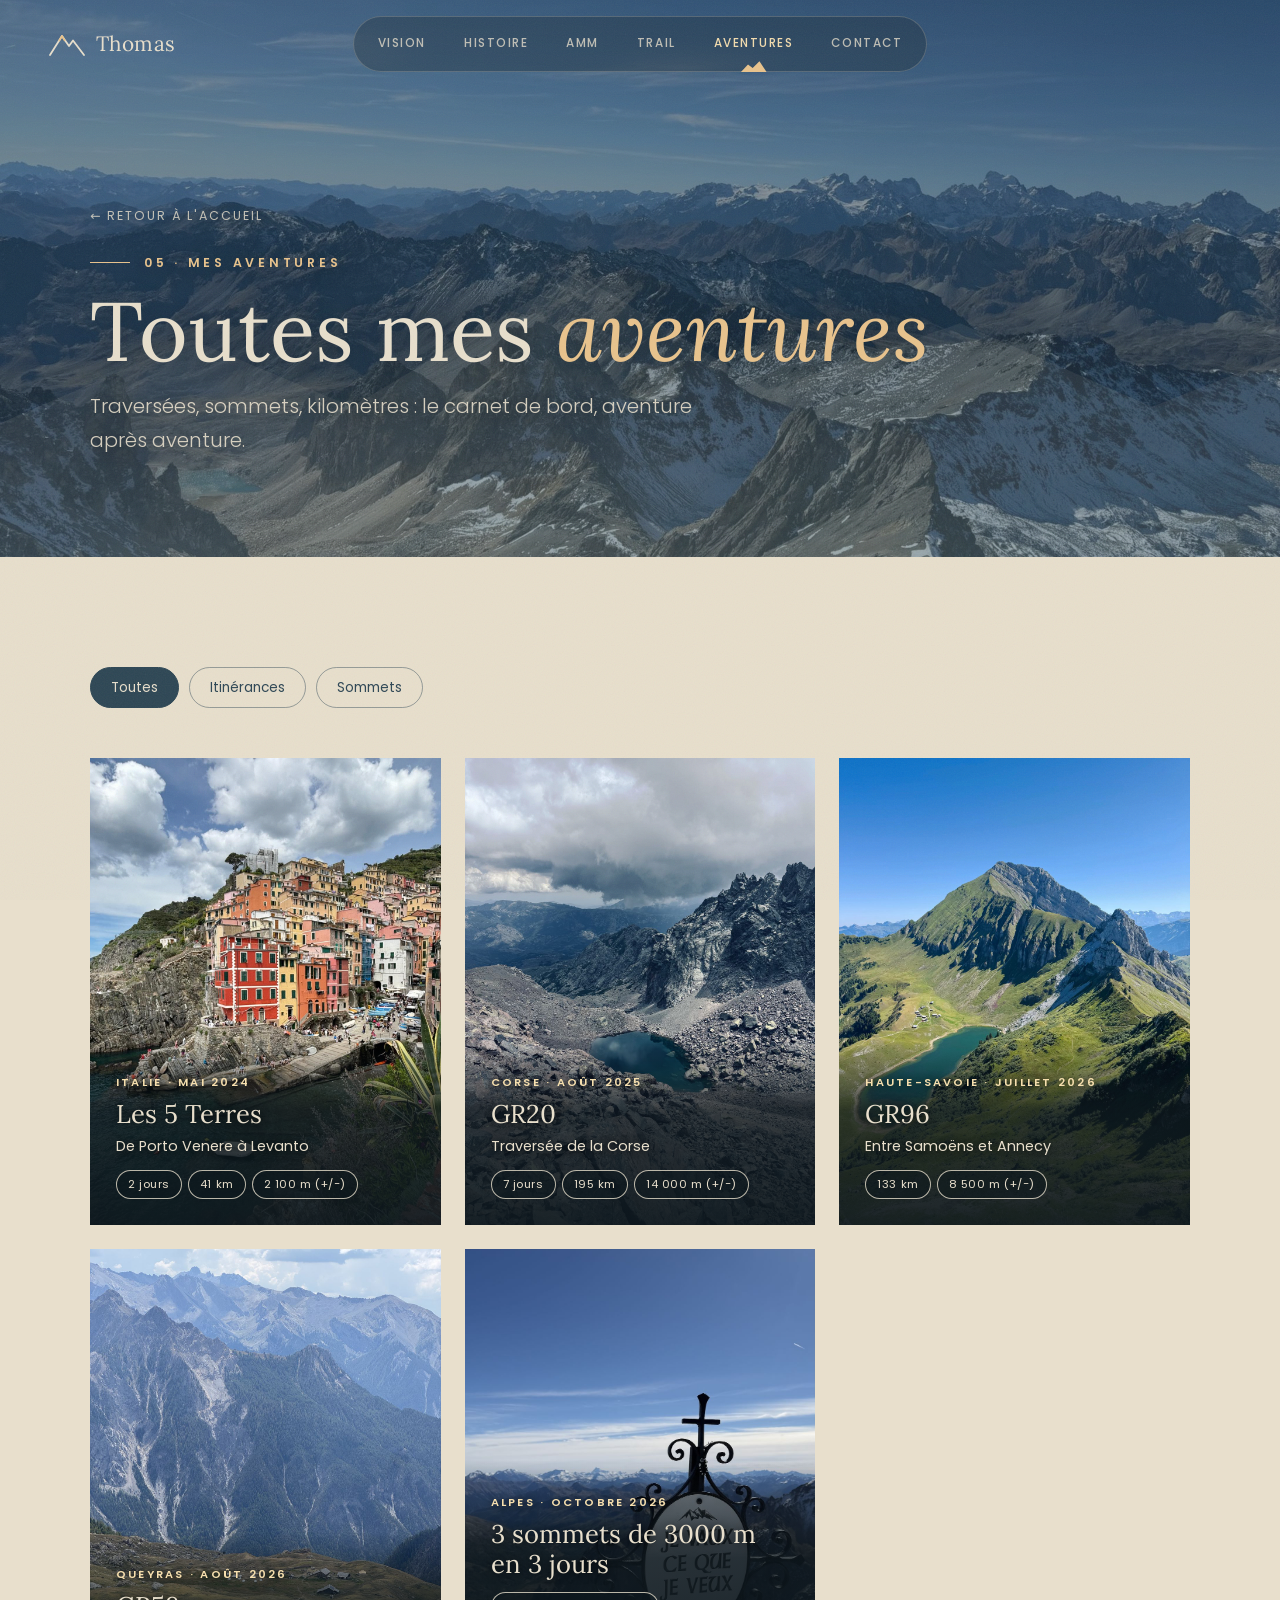
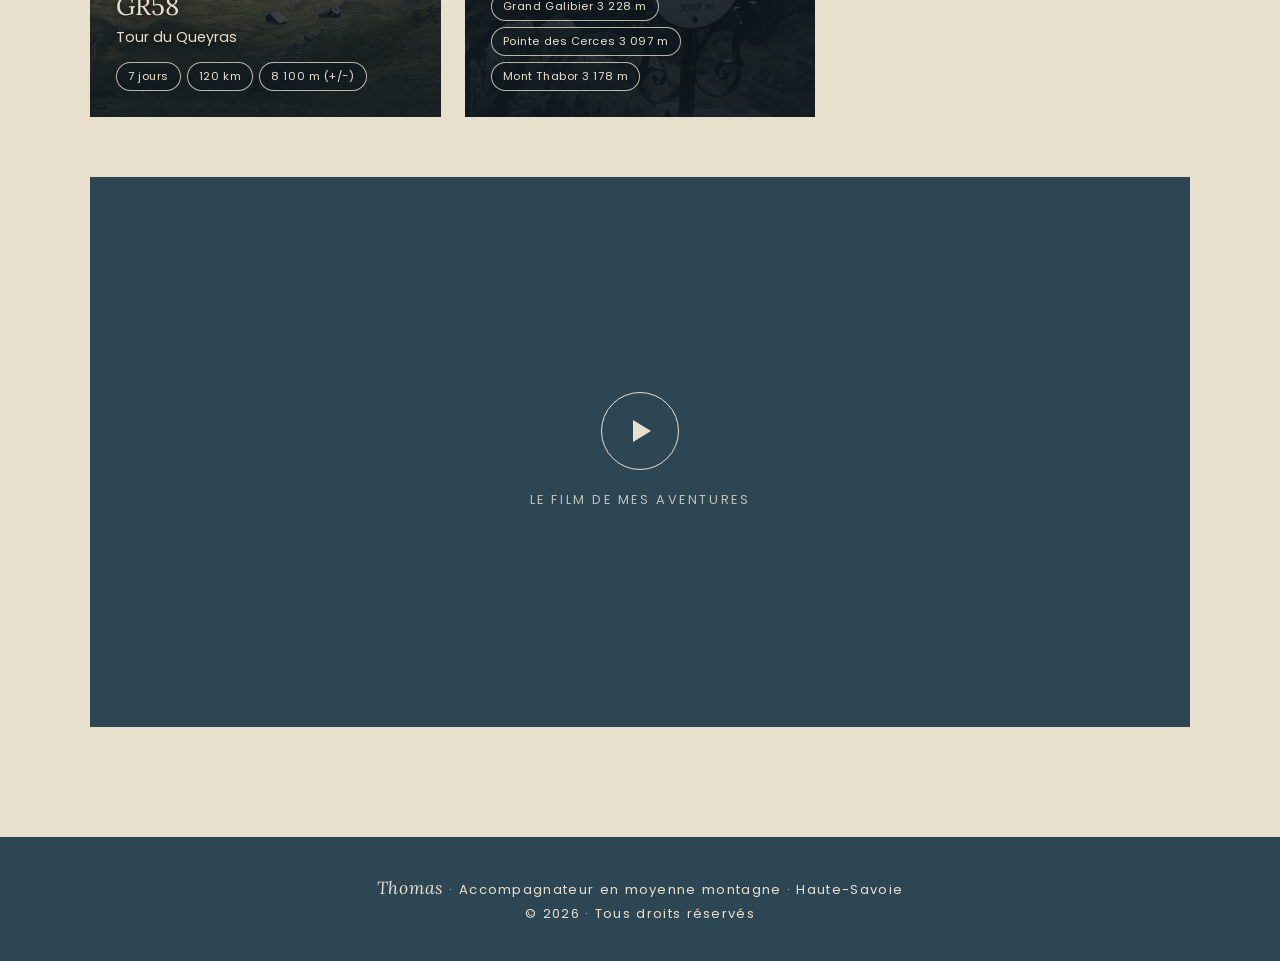
<file: aventures.html>
<!doctype html>
<html lang="fr">
<head>
<meta charset="utf-8">
<meta name="viewport" content="width=device-width, initial-scale=1">
<title>Toutes mes aventures — Thomas</title>
<meta name="description" content="Traversées, itinérances et sommets : toutes les aventures de Thomas, futur accompagnateur en moyenne montagne.">
<link rel="preconnect" href="https://fonts.googleapis.com">
<link rel="preconnect" href="https://fonts.gstatic.com" crossorigin>
<link href="https://fonts.googleapis.com/css2?family=Lora:ital,wght@0,400;0,500;1,400&family=Poppins:wght@300;400;500;600&display=swap" rel="stylesheet">
<link rel="stylesheet" href="css/style.css">
</head>
<body>

<nav id="nav">
  <a href="index.html" class="logo" aria-label="Thomas, retour à l'accueil">
    <svg viewBox="0 0 38 28" fill="none" stroke="currentColor" stroke-width="1.8" stroke-linecap="round" stroke-linejoin="round" aria-hidden="true">
      <path d="M2 25 L14 6 L21 16 L25 10.5 L36 25"/>
      <path class="tip" d="M11.4 10.2 L14 6 L16.6 10.2"/>
    </svg>
    <span>Thomas</span>
  </a>
  <button class="burger" id="burger" aria-label="Menu"><span></span><span></span><span></span></button>
  <ul class="menu" id="menu">
    <li><a href="index.html#vision">Vision</a></li>
    <li><a href="histoire.html">Histoire</a></li>
    <li><a href="amm.html">AMM</a></li>
    <li><a href="trail.html">Trail</a></li>
    <li><a href="aventures.html" aria-current="page">Aventures</a></li>
    <li><a href="index.html#contact">Contact</a></li>
    <li class="peak" id="peak" aria-hidden="true"></li>
  </ul>
</nav>

<header class="page-hero">
  <img class="page-hero-media" src="assets/images/aventures-hero.jpg" alt="Panorama de montagnes depuis un sommet des Alpes" style="object-position:50% 70%">
  <div class="wrap page-hero-text">
    <a class="back" href="index.html#aventures">← Retour à l'accueil</a>
    <div class="eyebrow">05 · Mes aventures</div>
    <h1>Toutes mes <em>aventures</em></h1>
    <p class="sub">Traversées, sommets, kilomètres : le carnet de bord, aventure après aventure.</p>
  </div>
</header>

<section class="page-section">
  <div class="wrap">
    <div class="filters dark" id="advFilters">
      <button class="on" data-f="all">Toutes</button>
      <button data-f="itinerance">Itinérances</button>
      <button data-f="sommets">Sommets</button>
    </div>
    <!-- ✏️ Pour ajouter une aventure : copie une carte ci-dessous et change le lien, le texte et la photo -->
    <div class="cards" id="advGrid">
      <a class="card reveal" href="aventures/cinque-terre.html" data-type="itinerance">
        <div class="ph c1"><img src="assets/images/aventures/cinque-terre/couverture.jpg" alt="Les 5 Terres" loading="lazy" style="object-position:50% 38%"></div>
        <div class="info"><small>Italie · mai 2024</small><h3>Les 5 Terres</h3><p>De Porto Venere à Levanto</p><div class="chips"><span>2 jours</span><span>41 km</span><span>2 100 m (+/−)</span></div></div>
      </a>
      <a class="card reveal" href="aventures/gr20.html" data-type="itinerance">
        <div class="ph c1"><img src="assets/images/aventures/gr20/couverture.jpg" alt="GR20" loading="lazy" style="object-position:50% 45%"></div>
        <div class="info"><small>Corse · août 2025</small><h3>GR20</h3><p>Traversée de la Corse</p><div class="chips"><span>7 jours</span><span>195 km</span><span>14 000 m (+/−)</span></div></div>
      </a>
      <a class="card reveal" href="aventures/gr96.html" data-type="itinerance">
        <div class="ph c2"><img src="assets/images/aventures/gr96/couverture.jpg" alt="GR96" loading="lazy" style="object-position:50% 45%"></div>
        <div class="info"><small>Haute-Savoie · juillet 2026</small><h3>GR96</h3><p>Entre Samoëns et Annecy</p><div class="chips"><span>133 km</span><span>8 500 m (+/−)</span></div></div>
      </a>
      <a class="card reveal" href="aventures/gr58.html" data-type="itinerance">
        <div class="ph c2"><img src="assets/images/aventures/gr58/couverture.jpg" alt="GR58" loading="lazy" style="object-position:50% 55%"></div>
        <div class="info"><small>Queyras · août 2026</small><h3>GR58</h3><p>Tour du Queyras</p><div class="chips"><span>7 jours</span><span>120 km</span><span>8 100 m (+/−)</span></div></div>
      </a>
      <a class="card reveal" href="aventures/3-sommets.html" data-type="sommets">
        <div class="ph c3"><img src="assets/images/aventures/3-sommets/couverture.jpg" alt="3 sommets de 3000 m en 3 jours" loading="lazy" style="object-position:50% 38%"></div>
        <div class="info"><small>Alpes · octobre 2026</small><h3>3 sommets de 3000 m en 3 jours</h3><div class="chips"><span>Grand Galibier 3 228 m</span><span>Pointe des Cerces 3 097 m</span><span>Mont Thabor 3 178 m</span></div></div>
      </a>
    </div>

    <div class="video-slot reveal">
      <!-- ✏️ Ton film : <video src="assets/videos/film.mp4" controls poster="assets/images/film.jpg"></video> -->
      <div><div class="play"></div><span>Le film de mes aventures</span></div>
    </div>
  </div>
</section>

<footer>
  <em>Thomas</em> · Accompagnateur en moyenne montagne · Haute-Savoie<br>
  © <span id="year"></span> · Tous droits réservés
</footer>

<script src="js/script.js"></script>
</body>
</html>
</file>
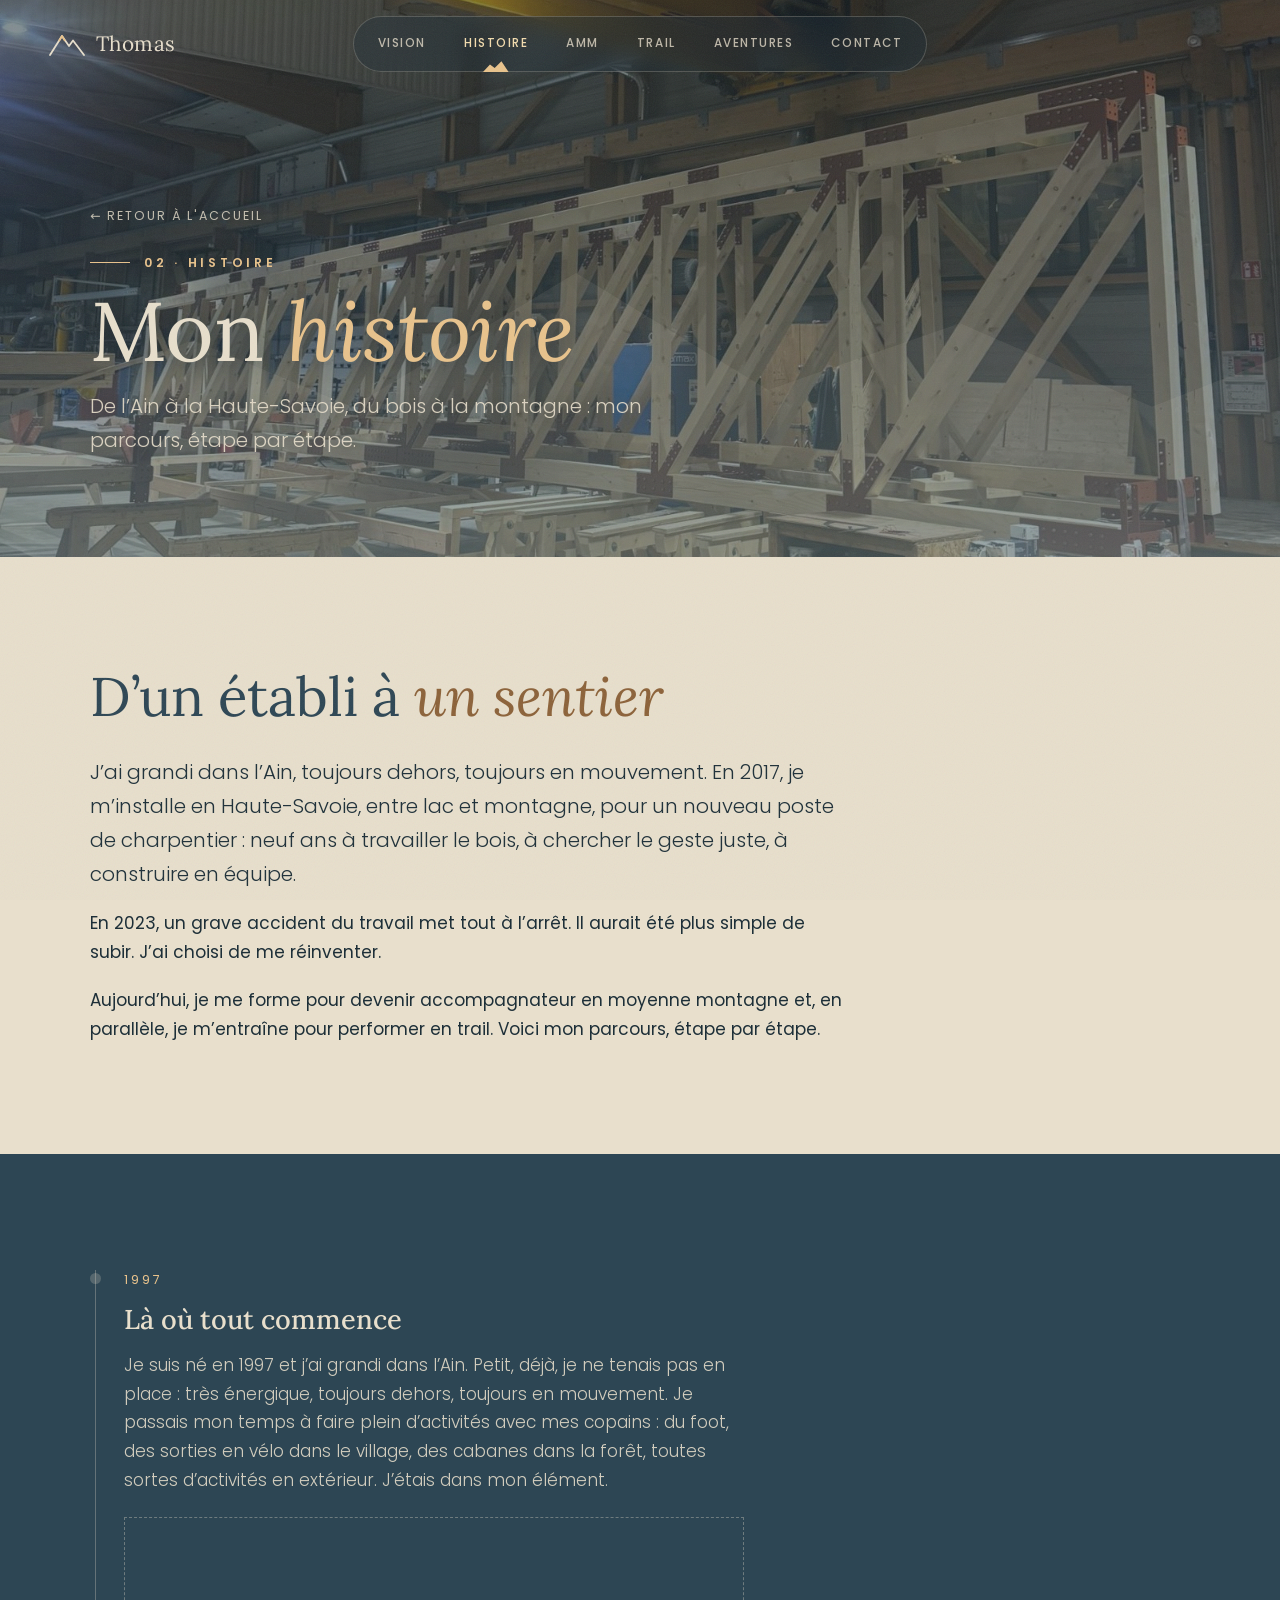
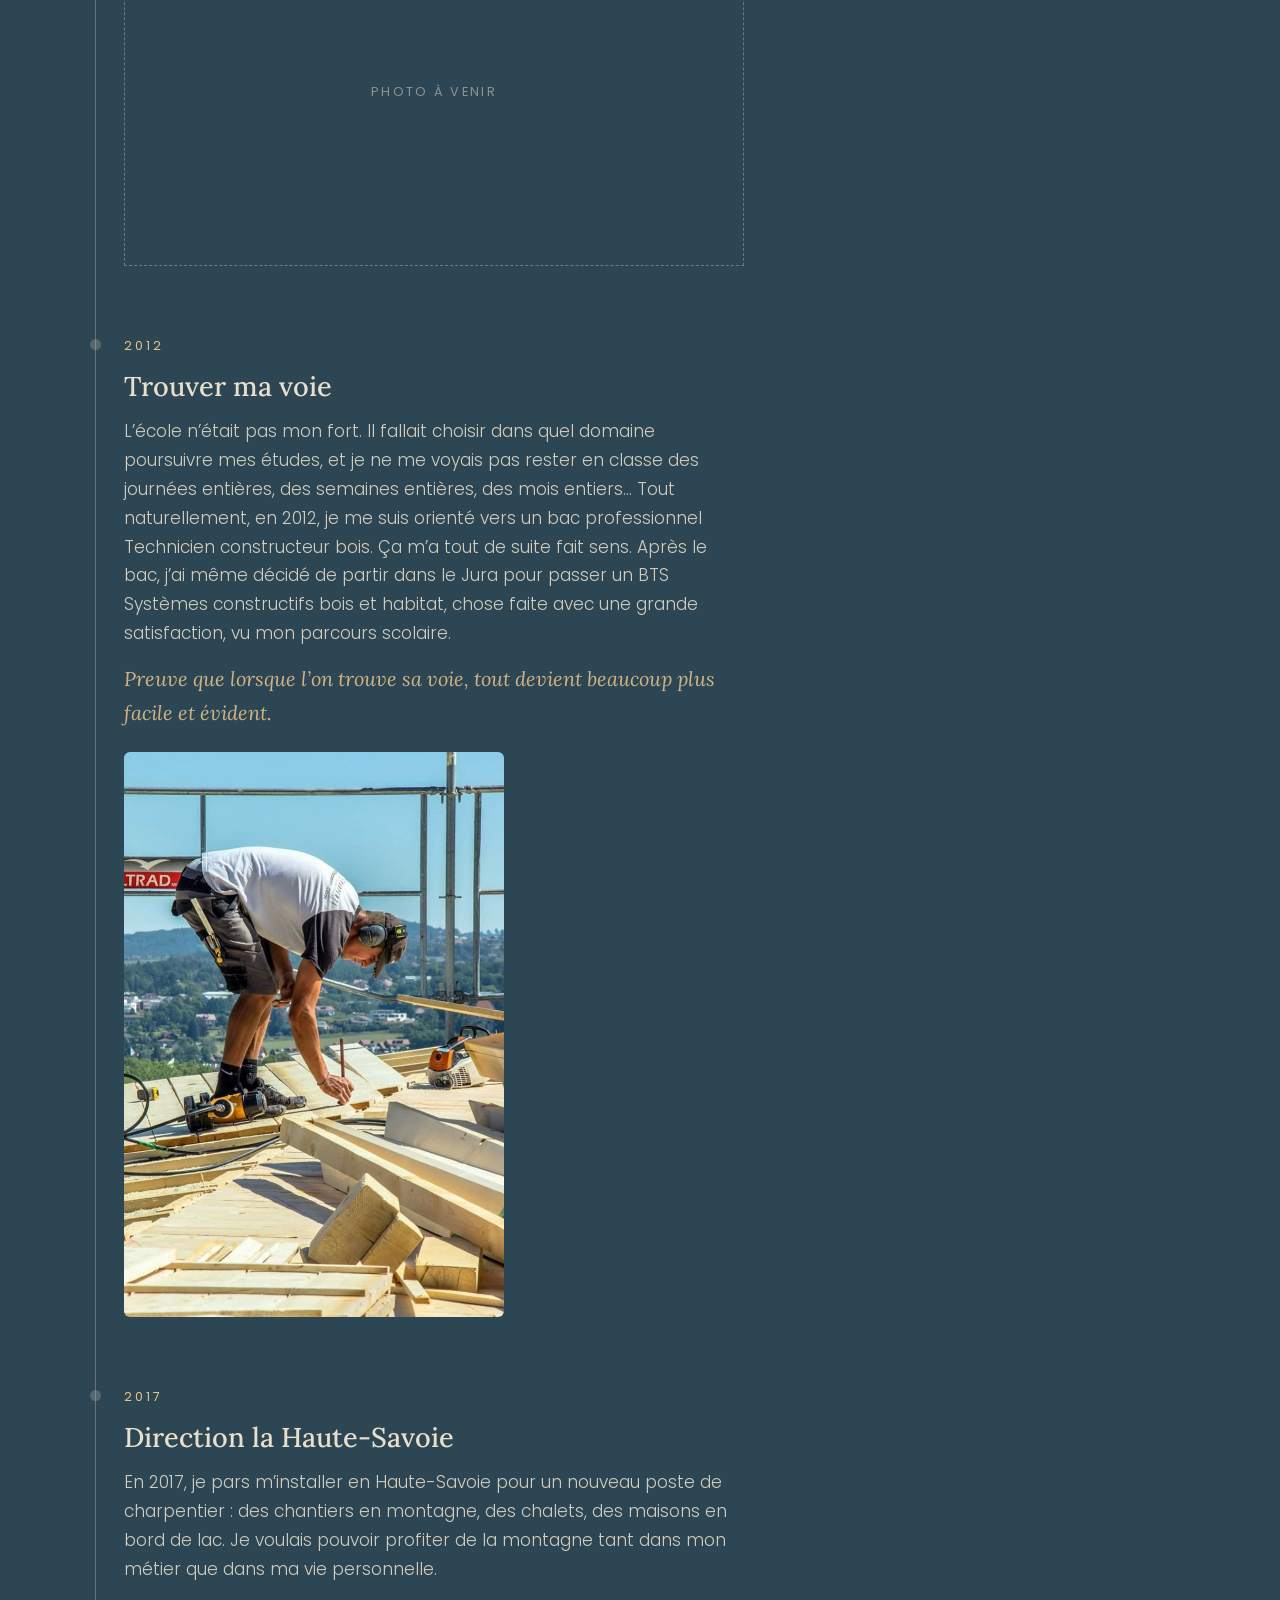
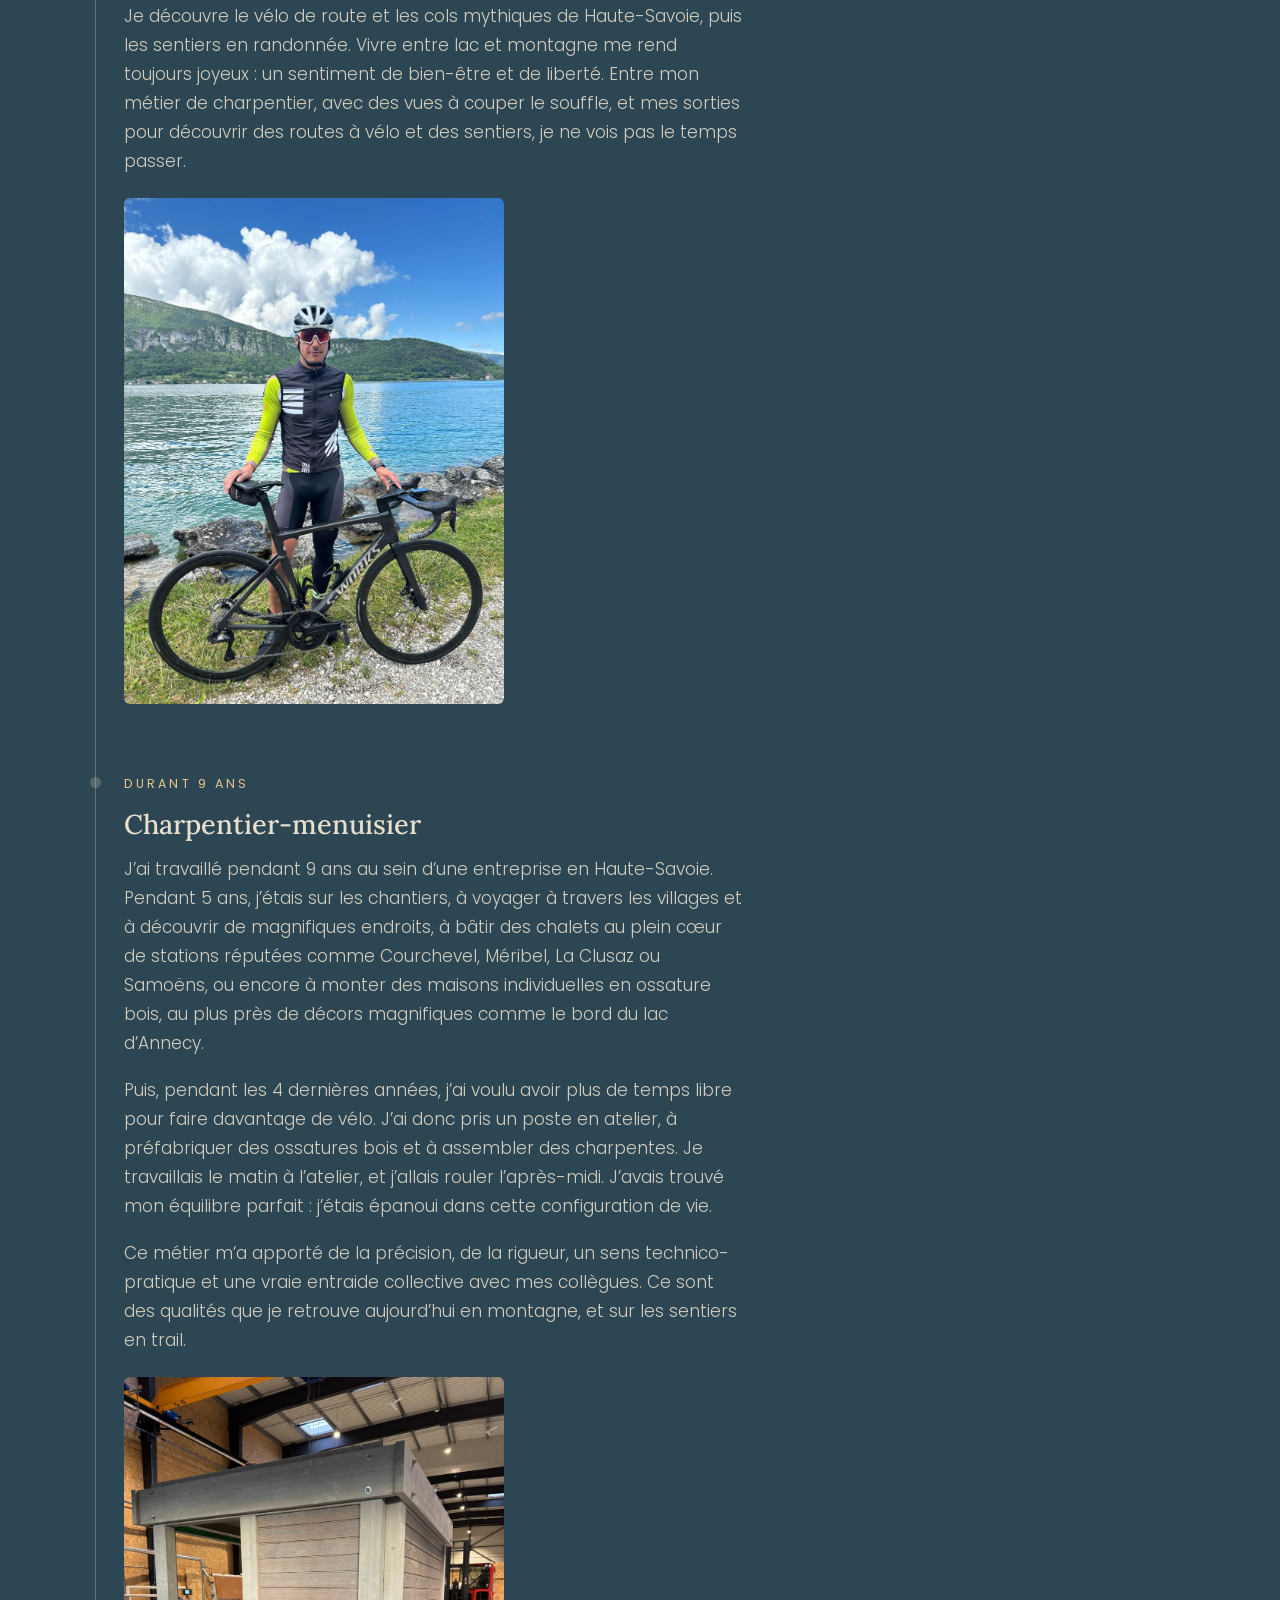
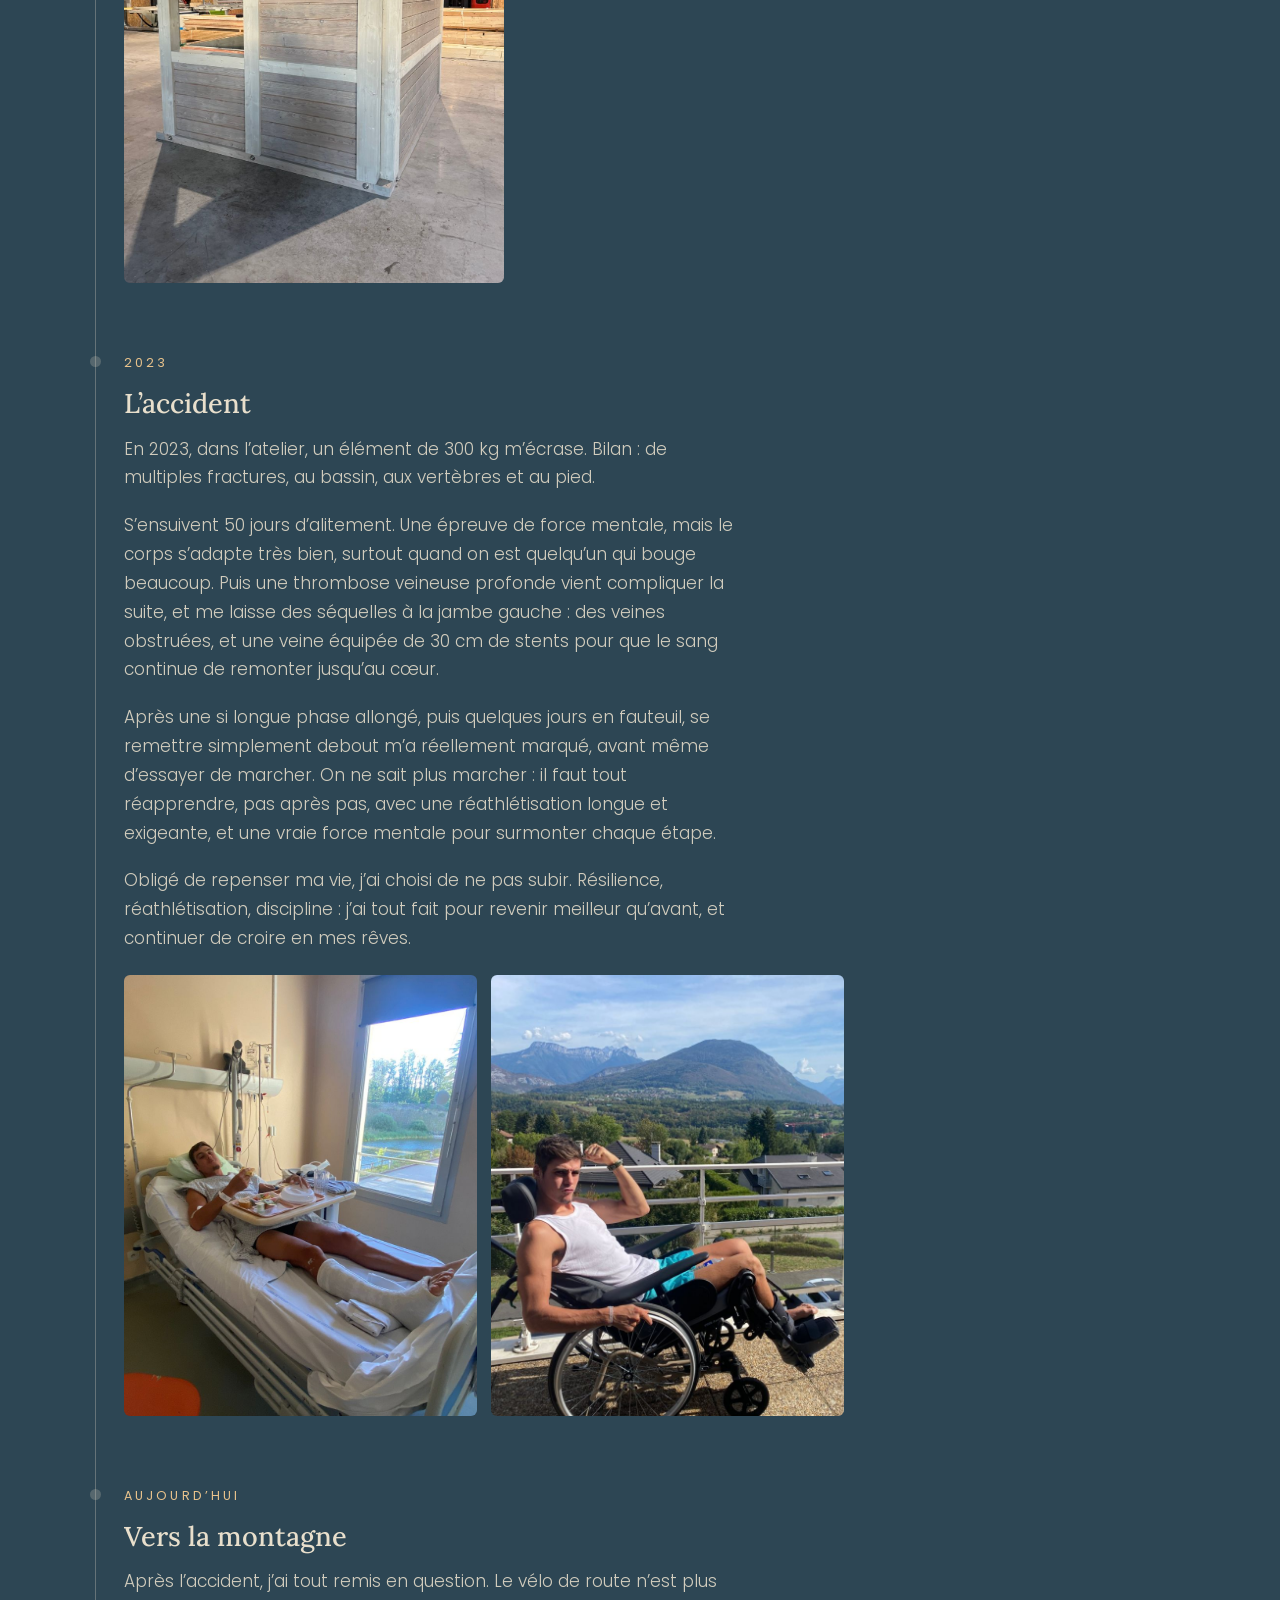
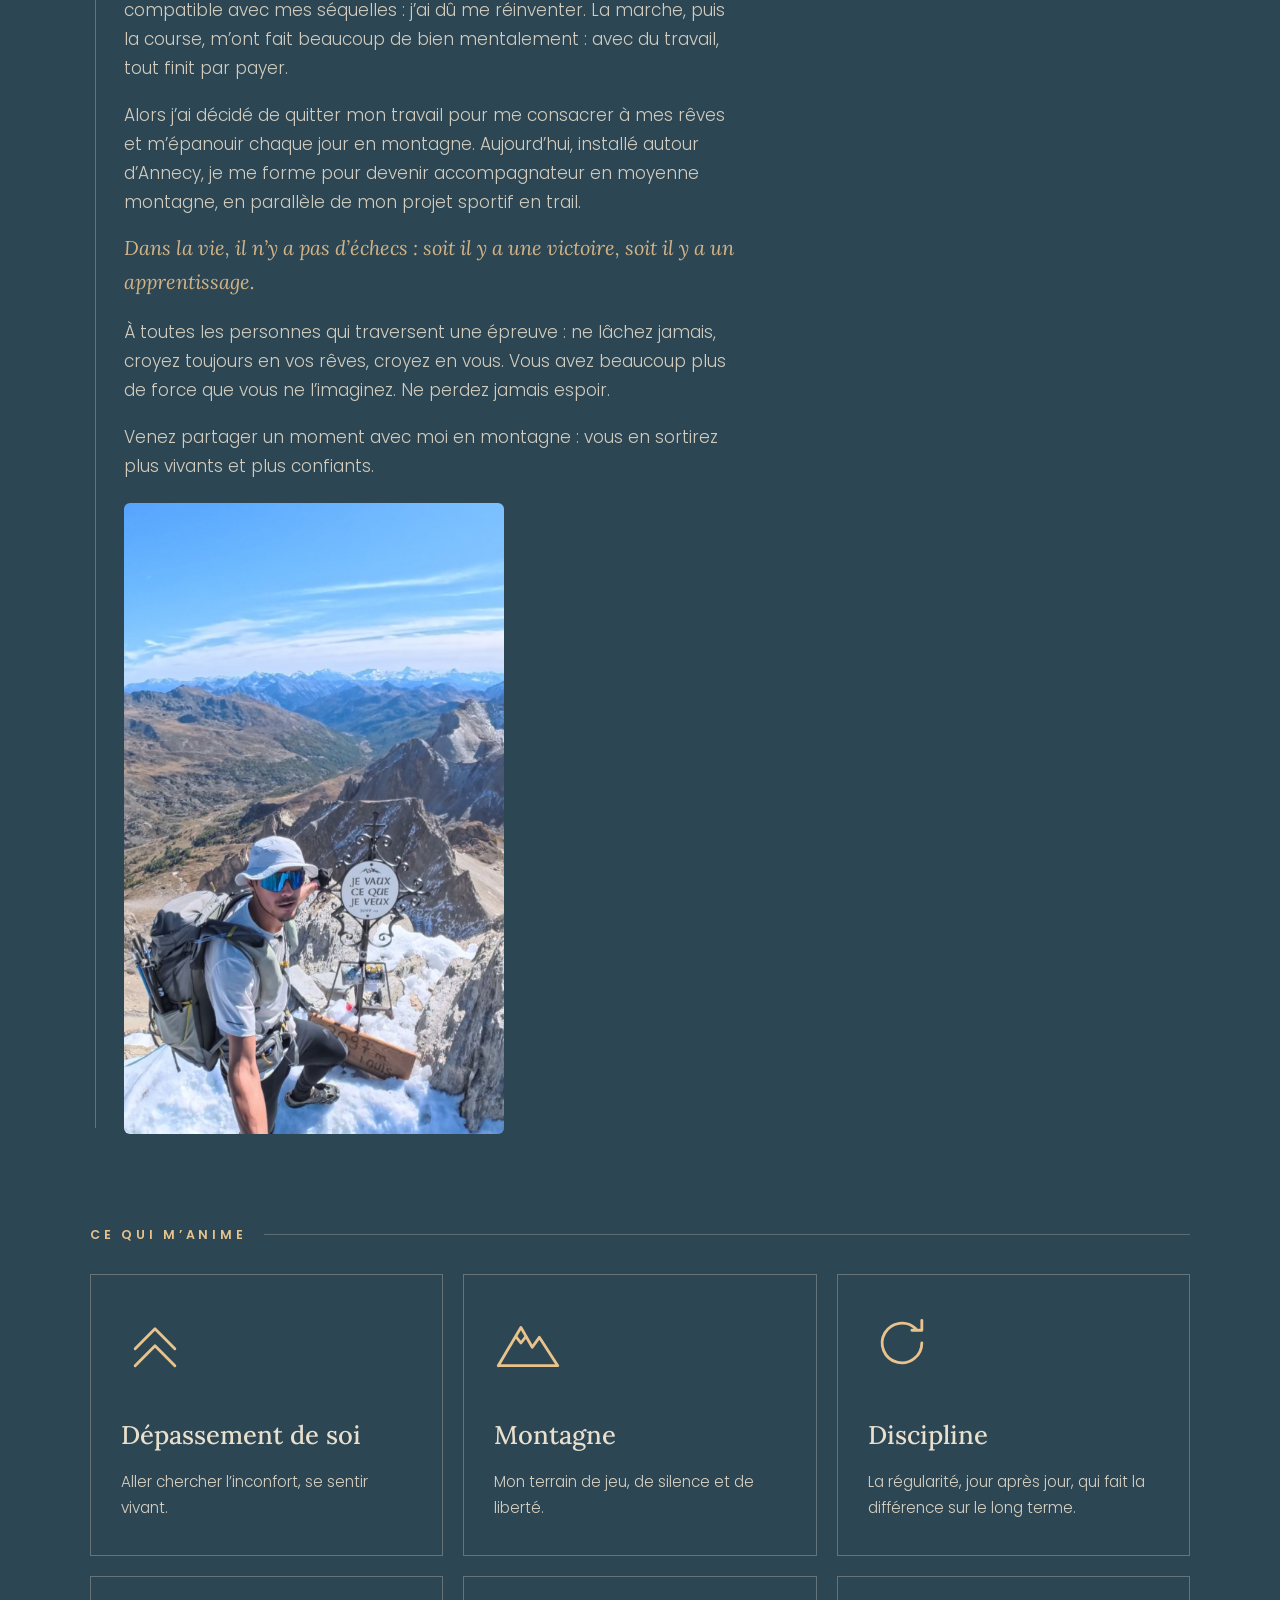
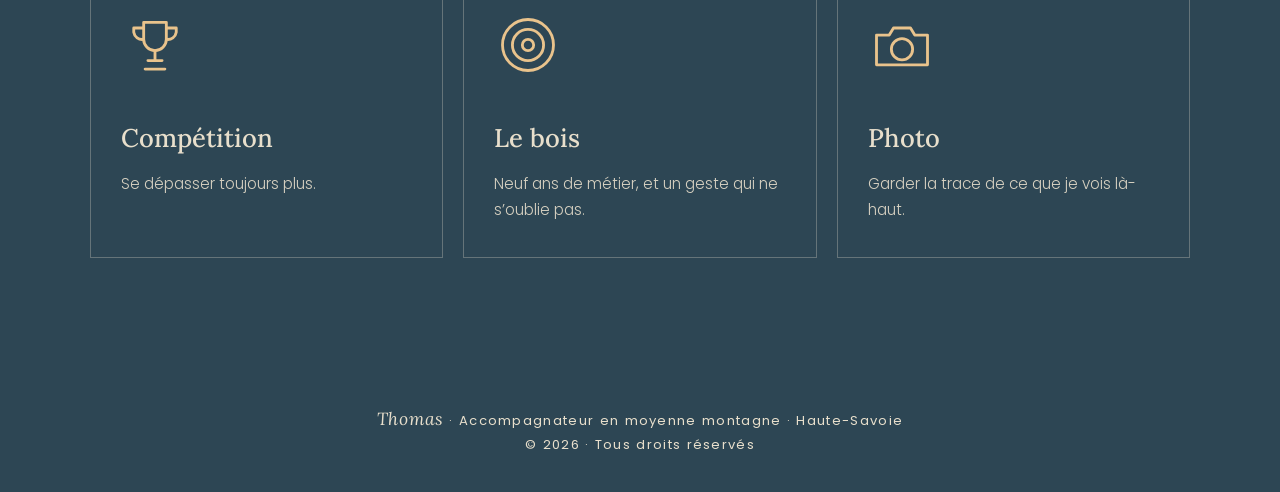
<file: histoire.html>
<!doctype html>
<html lang="fr">
<head>
<meta charset="utf-8">
<meta name="viewport" content="width=device-width, initial-scale=1">
<title>Mon histoire — Thomas</title>
<meta name="description" content="Le parcours de Thomas : de charpentier à futur accompagnateur en moyenne montagne.">
<link rel="preconnect" href="https://fonts.googleapis.com">
<link rel="preconnect" href="https://fonts.gstatic.com" crossorigin>
<link href="https://fonts.googleapis.com/css2?family=Lora:ital,wght@0,400;0,500;1,400&family=Poppins:wght@300;400;500;600&display=swap" rel="stylesheet">
<link rel="stylesheet" href="css/style.css">
</head>
<body>

<nav id="nav">
  <a href="index.html" class="logo" aria-label="Thomas, retour à l'accueil">
    <svg viewBox="0 0 38 28" fill="none" stroke="currentColor" stroke-width="1.8" stroke-linecap="round" stroke-linejoin="round" aria-hidden="true">
      <path d="M2 25 L14 6 L21 16 L25 10.5 L36 25"/>
      <path class="tip" d="M11.4 10.2 L14 6 L16.6 10.2"/>
    </svg>
    <span>Thomas</span>
  </a>
  <button class="burger" id="burger" aria-label="Menu"><span></span><span></span><span></span></button>
  <ul class="menu" id="menu">
    <li><a href="index.html#vision">Vision</a></li>
    <li><a href="histoire.html" aria-current="page">Histoire</a></li>
    <li><a href="amm.html">AMM</a></li>
    <li><a href="trail.html">Trail</a></li>
    <li><a href="aventures.html">Aventures</a></li>
    <li><a href="index.html#contact">Contact</a></li>
    <li class="peak" id="peak" aria-hidden="true"></li>
  </ul>
</nav>

<header class="page-hero">
  <img class="page-hero-media" src="assets/images/histoire-hero.jpg" alt="Ferme de charpente en bois en cours d’assemblage à l’atelier" style="object-position:50% 60%">
  <div class="wrap page-hero-text">
    <a class="back" href="index.html#histoire">← Retour à l'accueil</a>
    <div class="eyebrow">02 · Histoire</div>
    <h1>Mon <em>histoire</em></h1>
    <p class="sub">De l’Ain à la Haute-Savoie, du bois à la montagne : mon parcours, étape par étape.</p>
  </div>
</header>

<section class="page-section hist-resume">
  <div class="wrap narrow reveal">
    <h2>D’un établi à <em>un sentier</em></h2>
    <p class="lead">J’ai grandi dans l’Ain, toujours dehors, toujours en mouvement. En 2017, je m’installe en Haute-Savoie, entre lac et montagne, pour un nouveau poste de charpentier : neuf ans à travailler le bois, à chercher le geste juste, à construire en équipe.</p>
    <p>En 2023, un grave accident du travail met tout à l’arrêt. Il aurait été plus simple de subir. J’ai choisi de me réinventer.</p>
    <p>Aujourd’hui, je me forme pour devenir accompagnateur en moyenne montagne et, en parallèle, je m’entraîne pour performer en trail. Voici mon parcours, étape par étape.</p>
  </div>
</section>

<section id="histoire" class="page-section hist-detail">
  <div class="wrap">
    <div class="timeline" id="timeline">
      <div class="tl-line" aria-hidden="true"><span class="tl-fill" id="tlFill"></span><span class="tl-orb" id="tlOrb"></span></div>
      <div class="step reveal"><span class="date">1997</span><h3>Là où tout commence</h3>
        <p>Je suis né en 1997 et j’ai grandi dans l’Ain. Petit, déjà, je ne tenais pas en place : très énergique, toujours dehors, toujours en mouvement. Je passais mon temps à faire plein d’activités avec mes copains : du foot, des sorties en vélo dans le village, des cabanes dans la forêt, toutes sortes d’activités en extérieur. J’étais dans mon élément.</p>
        <figure class="step-photo"><span>Photo à venir</span></figure>
      </div>
      <div class="step reveal"><span class="date">2012</span><h3>Trouver ma voie</h3>
        <p>L’école n’était pas mon fort. Il fallait choisir dans quel domaine poursuivre mes études, et je ne me voyais pas rester en classe des journées entières, des semaines entières, des mois entiers… Tout naturellement, en 2012, je me suis orienté vers un bac professionnel Technicien constructeur bois. Ça m’a tout de suite fait sens. Après le bac, j’ai même décidé de partir dans le Jura pour passer un BTS Systèmes constructifs bois et habitat, chose faite avec une grande satisfaction, vu mon parcours scolaire.</p>
        <p class="step-punch">Preuve que lorsque l’on trouve sa voie, tout devient beaucoup plus facile et évident.</p>
        <figure class="step-photo has-img portrait"><img src="assets/images/histoire-2012-chantier.jpg" alt="Thomas charpentier au travail sur un toit, avec la vallée en arrière-plan" loading="lazy" style="object-position:50% 30%"></figure>
      </div>
      <div class="step reveal"><span class="date">2017</span><h3>Direction la Haute-Savoie</h3>
        <p>En 2017, je pars m’installer en Haute-Savoie pour un nouveau poste de charpentier : des chantiers en montagne, des chalets, des maisons en bord de lac. Je voulais pouvoir profiter de la montagne tant dans mon métier que dans ma vie personnelle.</p>
        <p>Je découvre le vélo de route et les cols mythiques de Haute-Savoie, puis les sentiers en randonnée. Vivre entre lac et montagne me rend toujours joyeux : un sentiment de bien-être et de liberté. Entre mon métier de charpentier, avec des vues à couper le souffle, et mes sorties pour découvrir des routes à vélo et des sentiers, je ne vois pas le temps passer.</p>
        <figure class="step-photo has-img portrait"><img src="assets/images/histoire-2017.jpg" alt="Thomas à vélo de route au bord du lac d’Annecy" loading="lazy"></figure>
      </div>
      <div class="step reveal"><span class="date">Durant 9 ans</span><h3>Charpentier-menuisier</h3>
        <p>J’ai travaillé pendant 9 ans au sein d’une entreprise en Haute-Savoie. Pendant 5 ans, j’étais sur les chantiers, à voyager à travers les villages et à découvrir de magnifiques endroits, à bâtir des chalets au plein cœur de stations réputées comme Courchevel, Méribel, La Clusaz ou Samoëns, ou encore à monter des maisons individuelles en ossature bois, au plus près de décors magnifiques comme le bord du lac d’Annecy.</p>
        <p>Puis, pendant les 4 dernières années, j’ai voulu avoir plus de temps libre pour faire davantage de vélo. J’ai donc pris un poste en atelier, à préfabriquer des ossatures bois et à assembler des charpentes. Je travaillais le matin à l’atelier, et j’allais rouler l’après-midi. J’avais trouvé mon équilibre parfait : j’étais épanoui dans cette configuration de vie.</p>
        <p>Ce métier m’a apporté de la précision, de la rigueur, un sens technico-pratique et une vraie entraide collective avec mes collègues. Ce sont des qualités que je retrouve aujourd’hui en montagne, et sur les sentiers en trail.</p>
        <figure class="step-photo has-img portrait"><img src="assets/images/histoire-cabane.jpg" alt="Cabane en bois réalisée à l’atelier" loading="lazy"></figure>
      </div>
      <div class="step reveal"><span class="date">2023</span><h3>L’accident</h3>
        <p>En 2023, dans l’atelier, un élément de 300 kg m’écrase. Bilan : de multiples fractures, au bassin, aux vertèbres et au pied.</p>
        <p>S’ensuivent 50 jours d’alitement. Une épreuve de force mentale, mais le corps s’adapte très bien, surtout quand on est quelqu’un qui bouge beaucoup. Puis une thrombose veineuse profonde vient compliquer la suite, et me laisse des séquelles à la jambe gauche : des veines obstruées, et une veine équipée de 30 cm de stents pour que le sang continue de remonter jusqu’au cœur.</p>
        <p>Après une si longue phase allongé, puis quelques jours en fauteuil, se remettre simplement debout m’a réellement marqué, avant même d’essayer de marcher. On ne sait plus marcher : il faut tout réapprendre, pas après pas, avec une réathlétisation longue et exigeante, et une vraie force mentale pour surmonter chaque étape.</p>
        <p>Obligé de repenser ma vie, j’ai choisi de ne pas subir. Résilience, réathlétisation, discipline : j’ai tout fait pour revenir meilleur qu’avant, et continuer de croire en mes rêves.</p>
        <div class="step-photos">
          <figure class="step-photo has-img"><img src="assets/images/histoire-2023-hopital.jpg" alt="Thomas à l’hôpital, la jambe plâtrée" loading="lazy"></figure>
          <figure class="step-photo has-img"><img src="assets/images/histoire-2023-terrasse.jpg" alt="Thomas en fauteuil sur une terrasse face aux montagnes" loading="lazy"></figure>
        </div>
      </div>
      <div class="step reveal"><span class="date">Aujourd’hui</span><h3>Vers la montagne</h3>
        <p>Après l’accident, j’ai tout remis en question. Le vélo de route n’est plus compatible avec mes séquelles : j’ai dû me réinventer. La marche, puis la course, m’ont fait beaucoup de bien mentalement : avec du travail, tout finit par payer.</p>
        <p>Alors j’ai décidé de quitter mon travail pour me consacrer à mes rêves et m’épanouir chaque jour en montagne. Aujourd’hui, installé autour d’Annecy, je me forme pour devenir accompagnateur en moyenne montagne, en parallèle de mon projet sportif en trail.</p>
        <p class="step-punch">Dans la vie, il n’y a pas d’échecs : soit il y a une victoire, soit il y a un apprentissage.</p>
        <p>À toutes les personnes qui traversent une épreuve : ne lâchez jamais, croyez toujours en vos rêves, croyez en vous. Vous avez beaucoup plus de force que vous ne l’imaginez. Ne perdez jamais espoir.</p>
        <p>Venez partager un moment avec moi en montagne : vous en sortirez plus vivants et plus confiants.</p>
        <figure class="step-photo has-img portrait"><img src="assets/images/histoire-aujourdhui.jpg" alt="Thomas au sommet à 3097 m, devant le panneau « Je vaux ce que je veux »" loading="lazy"></figure>
      </div>
    </div>

    <!-- Ce qui m’anime -->
    <h3 class="sub-title reveal"><span>Ce qui m’anime</span></h3>
    <div class="pillars passions-grid">
      <div class="pillar reveal"><svg class="p-icon" viewBox="0 0 48 48" fill="none" stroke="currentColor" stroke-width="2" stroke-linecap="round" stroke-linejoin="round" aria-hidden="true"><path pathLength="1" d="M10 28 L24 14 L38 28"/><path pathLength="1" d="M10 40 L24 26 L38 40"/></svg><h3>Dépassement de soi</h3><p>Aller chercher l’inconfort, se sentir vivant.</p></div>
      <div class="pillar reveal"><svg class="p-icon" viewBox="0 0 48 48" fill="none" stroke="currentColor" stroke-width="2" stroke-linecap="round" stroke-linejoin="round" aria-hidden="true"><path pathLength="1" d="M3 40 L19 13 L27 27 L32 20 L45 40 Z"/><path pathLength="1" d="M15.5 19.5 L19 24 L22.5 19.5"/></svg><h3>Montagne</h3><p>Mon terrain de jeu, de silence et de liberté.</p></div>
      <div class="pillar reveal"><svg class="p-icon" viewBox="0 0 48 48" fill="none" stroke="currentColor" stroke-width="2" stroke-linecap="round" stroke-linejoin="round" aria-hidden="true"><path pathLength="1" d="M38 24 a14 14 0 1 1 -4.1 -9.9"/><path pathLength="1" d="M38 8 V15 H31"/></svg><h3>Discipline</h3><p>La régularité, jour après jour, qui fait la différence sur le long terme.</p></div>
      <div class="pillar reveal"><svg class="p-icon" viewBox="0 0 48 48" fill="none" stroke="currentColor" stroke-width="2" stroke-linecap="round" stroke-linejoin="round" aria-hidden="true"><path pathLength="1" d="M16 8 H32 V20 a8 8 0 0 1 -16 0 Z"/><path pathLength="1" d="M16 12 H9 V15 a6 6 0 0 0 7 5"/><path pathLength="1" d="M32 12 H39 V15 a6 6 0 0 1 -7 5"/><path pathLength="1" d="M24 28 V35"/><path pathLength="1" d="M17 41 H31 M19 35 H29"/></svg><h3>Compétition</h3><p>Se dépasser toujours plus.</p></div>
      <div class="pillar reveal"><svg class="p-icon" viewBox="0 0 48 48" fill="none" stroke="currentColor" stroke-width="2" stroke-linecap="round" stroke-linejoin="round" aria-hidden="true"><path pathLength="1" d="M6 24 a18 18 0 1 0 36 0 a18 18 0 1 0 -36 0"/><path pathLength="1" d="M13 24 a11 11 0 1 0 22 0 a11 11 0 1 0 -22 0"/><path pathLength="1" d="M20 24 a4 4 0 1 0 8 0 a4 4 0 1 0 -8 0"/></svg><h3>Le bois</h3><p>Neuf ans de métier, et un geste qui ne s’oublie pas.</p></div>
      <div class="pillar reveal"><svg class="p-icon" viewBox="0 0 48 48" fill="none" stroke="currentColor" stroke-width="2" stroke-linecap="round" stroke-linejoin="round" aria-hidden="true"><path pathLength="1" d="M6 17 H15 L18 12 H30 L33 17 H42 V38 H6 Z"/><path pathLength="1" d="M16.5 27 a7.5 7.5 0 1 0 15 0 a7.5 7.5 0 1 0 -15 0"/></svg><h3>Photo</h3><p>Garder la trace de ce que je vois là-haut.</p></div>
    </div>
  </div>
</section>

<footer>
  <em>Thomas</em> · Accompagnateur en moyenne montagne · Haute-Savoie<br>
  © <span id="year"></span> · Tous droits réservés
</footer>

<script src="js/script.js"></script>
</body>
</html>
</file>
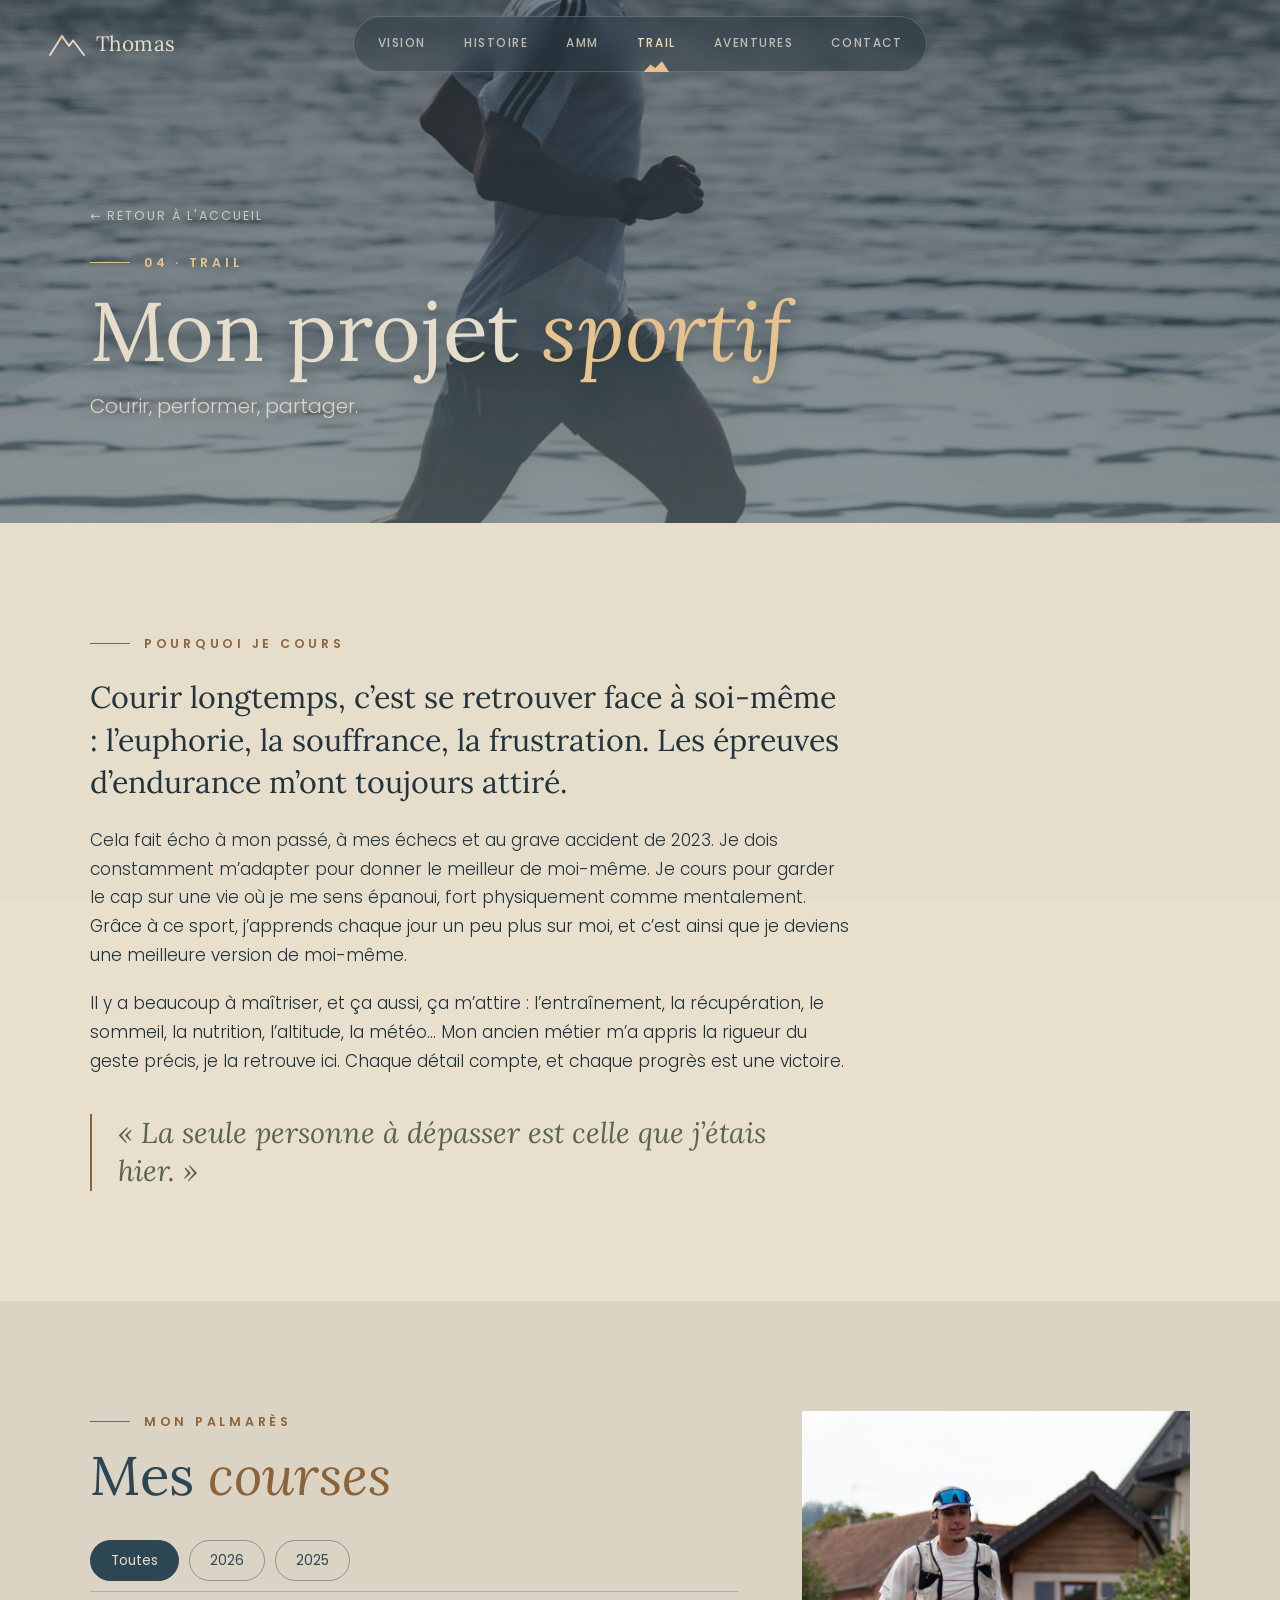
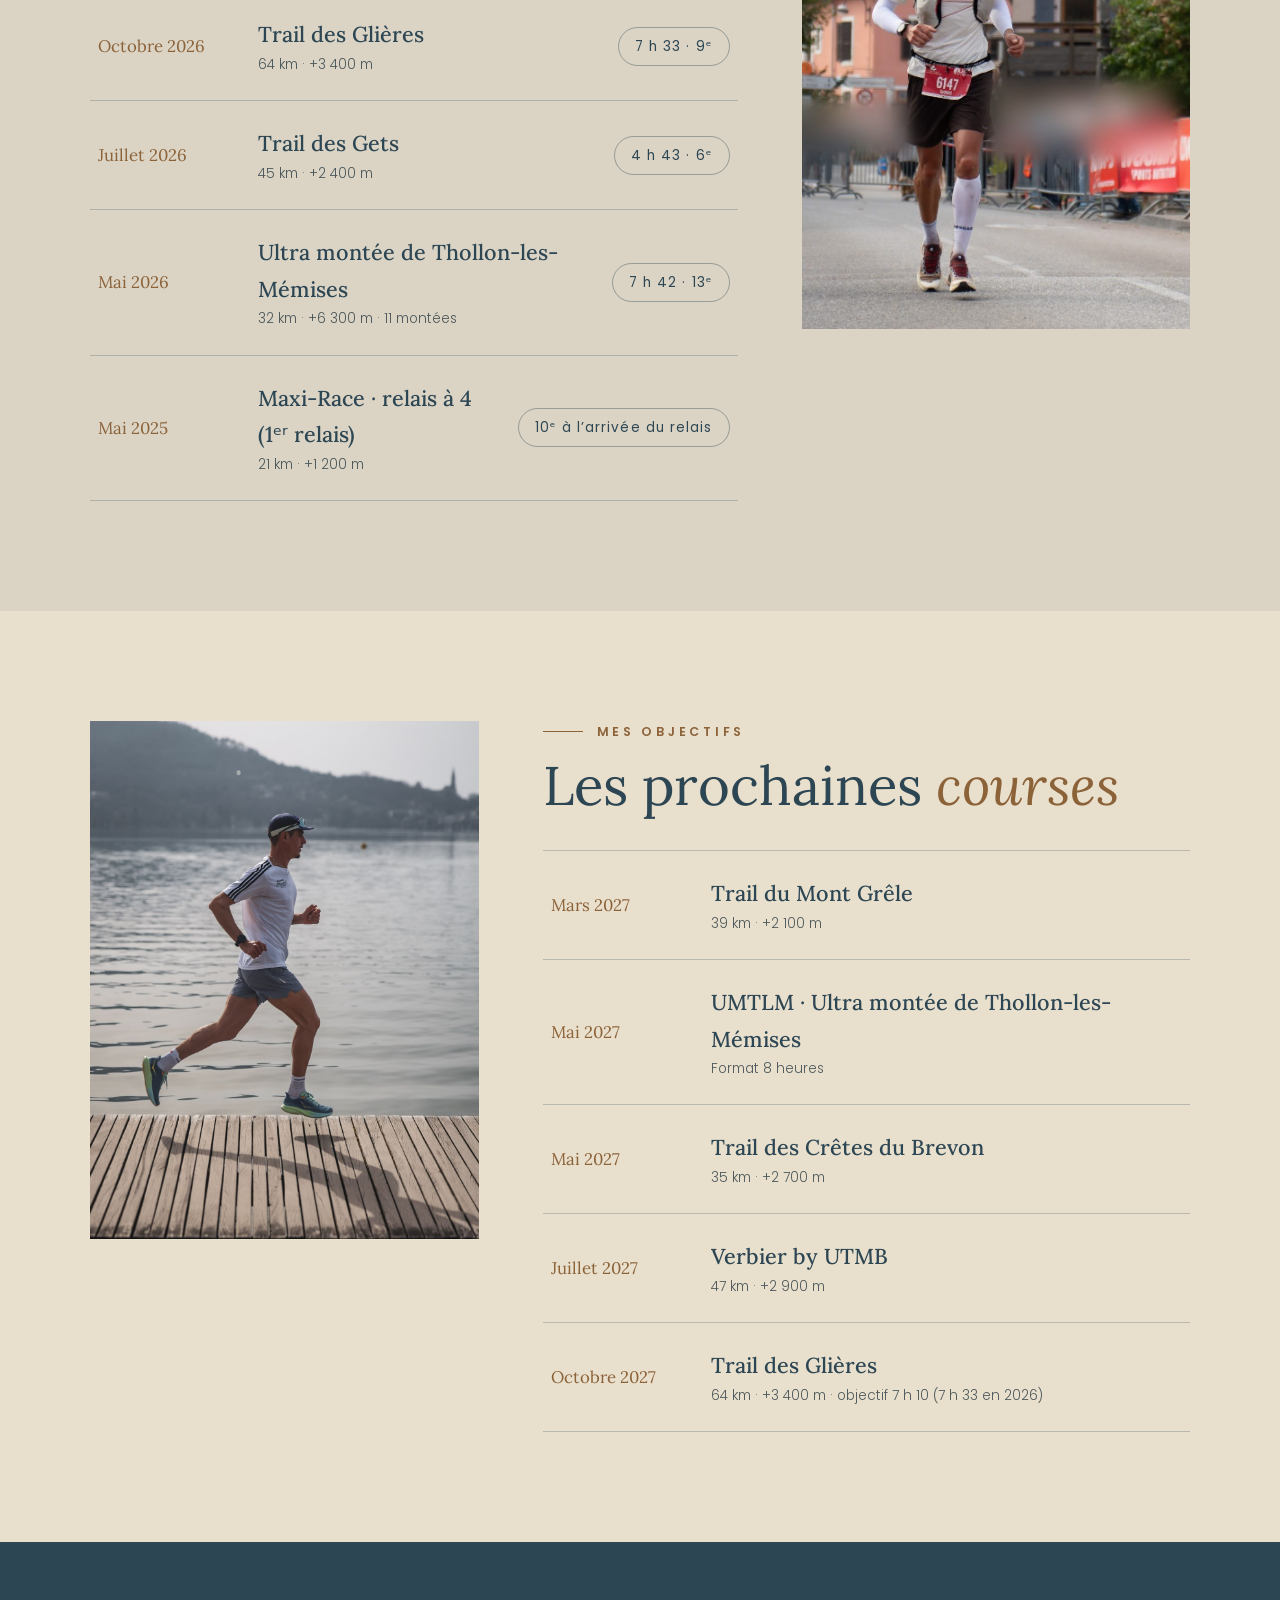
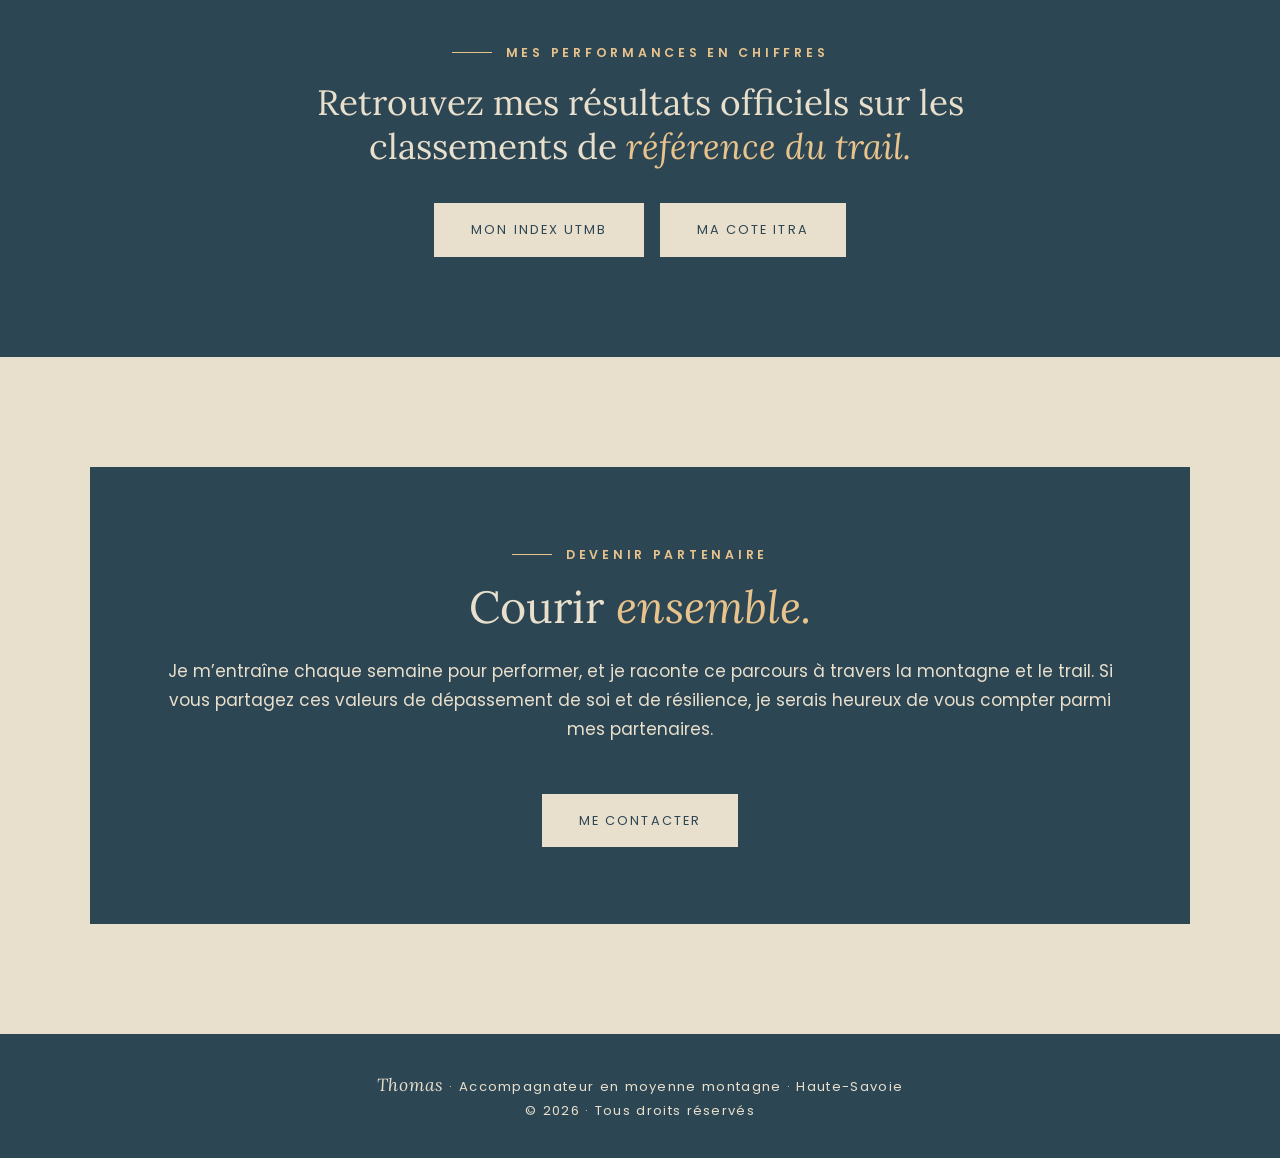
<file: trail.html>
<!doctype html>
<html lang="fr">
<head>
<meta charset="utf-8">
<meta name="viewport" content="width=device-width, initial-scale=1">
<title>Trail — Thomas</title>
<meta name="description" content="Le projet sportif de Thomas : trail, performance et partenaires.">
<link rel="preconnect" href="https://fonts.googleapis.com">
<link rel="preconnect" href="https://fonts.gstatic.com" crossorigin>
<link href="https://fonts.googleapis.com/css2?family=Lora:ital,wght@0,400;0,500;1,400&family=Poppins:wght@300;400;500;600&display=swap" rel="stylesheet">
<link rel="stylesheet" href="css/style.css">
</head>
<body>

<nav id="nav">
  <a href="index.html" class="logo" aria-label="Thomas, retour à l'accueil">
    <svg viewBox="0 0 38 28" fill="none" stroke="currentColor" stroke-width="1.8" stroke-linecap="round" stroke-linejoin="round" aria-hidden="true">
      <path d="M2 25 L14 6 L21 16 L25 10.5 L36 25"/>
      <path class="tip" d="M11.4 10.2 L14 6 L16.6 10.2"/>
    </svg>
    <span>Thomas</span>
  </a>
  <button class="burger" id="burger" aria-label="Menu"><span></span><span></span><span></span></button>
  <ul class="menu" id="menu">
    <li><a href="index.html#vision">Vision</a></li>
    <li><a href="histoire.html">Histoire</a></li>
    <li><a href="amm.html">AMM</a></li>
    <li><a href="trail.html" aria-current="page">Trail</a></li>
    <li><a href="aventures.html">Aventures</a></li>
    <li><a href="index.html#contact">Contact</a></li>
    <li class="peak" id="peak" aria-hidden="true"></li>
  </ul>
</nav>

<header class="page-hero">
  <img class="page-hero-media" src="assets/images/trail-ponton-sombre.jpg" alt="Silhouette de Thomas courant sur un ponton, en contre-jour" style="object-position:50% 45%">
  <div class="wrap page-hero-text">
    <a class="back" href="index.html#trail">← Retour à l'accueil</a>
    <div class="eyebrow">04 · Trail</div>
    <h1>Mon projet <em>sportif</em></h1>
    <p class="sub">Courir, performer, partager.</p>
  </div>
</header>

<section class="page-section trail-why">
  <div class="wrap narrow reveal">
    <div class="eyebrow">Pourquoi je cours</div>
    <p class="lead">Courir longtemps, c’est se retrouver face à soi-même : l’euphorie, la souffrance, la frustration. Les épreuves d’endurance m’ont toujours attiré.</p>
    <p>Cela fait écho à mon passé, à mes échecs et au grave accident de 2023. Je dois constamment m’adapter pour donner le meilleur de moi-même. Je cours pour garder le cap sur une vie où je me sens épanoui, fort physiquement comme mentalement. Grâce à ce sport, j’apprends chaque jour un peu plus sur moi, et c’est ainsi que je deviens une meilleure version de moi-même.</p>
    <p>Il y a beaucoup à maîtriser, et ça aussi, ça m’attire : l’entraînement, la récupération, le sommeil, la nutrition, l’altitude, la météo… Mon ancien métier m’a appris la rigueur du geste précis, je la retrouve ici. Chaque détail compte, et chaque progrès est une victoire.</p>
    <p class="quote adv-quote">«&nbsp;La seule personne à dépasser est celle que j’étais hier.&nbsp;»</p>
  </div>
</section>

<section class="page-section alt trail-courses">
  <div class="wrap trail-split">
    <div>
      <div class="eyebrow reveal">Mon palmarès</div>
      <h2 class="reveal">Mes <em>courses</em></h2>
      <div class="filters dark" id="courseFilters">
        <button class="on" data-f="all">Toutes</button>
        <button data-f="2026">2026</button>
        <button data-f="2025">2025</button>
      </div>
      <!-- ✏️ Une course = un bloc <div class="course" data-year="AAAA">. Copie-colle (le plus récent en haut). Classements au scratch. -->
      <div class="courses" id="courses">
      <div class="course reveal" data-year="2026"><span class="c-year">Octobre 2026</span><div><h4>Trail des Glières</h4><div class="meta">64 km · +3 400 m</div></div><span class="c-res">7 h 33 · 9ᵉ</span></div>
      <div class="course reveal" data-year="2026"><span class="c-year">Juillet 2026</span><div><h4>Trail des Gets</h4><div class="meta">45 km · +2 400 m</div></div><span class="c-res">4 h 43 · 6ᵉ</span></div>
      <div class="course reveal" data-year="2026"><span class="c-year">Mai 2026</span><div><h4>Ultra montée de Thollon-les-Mémises</h4><div class="meta">32 km · +6 300 m · 11 montées</div></div><span class="c-res">7 h 42 · 13ᵉ</span></div>
      <div class="course reveal" data-year="2025"><span class="c-year">Mai 2025</span><div><h4>Maxi-Race · relais à 4 (1ᵉʳ relais)</h4><div class="meta">21 km · +1 200 m</div></div><span class="c-res">10ᵉ à l’arrivée du relais</span></div>
      </div>
    </div>
    <div class="split-photo reveal"><img src="assets/images/trail-course.jpg" alt="Thomas à l’arrivée d’une course de trail" loading="lazy"></div>
  </div>
</section>

<section class="page-section trail-obj">
  <div class="wrap trail-split flip">
    <div class="split-photo reveal"><img src="assets/images/trail-ponton-clair.jpg" alt="Thomas court sur un ponton au bord du lac d’Annecy" loading="lazy"></div>
    <div>
      <div class="eyebrow reveal">Mes objectifs</div>
      <h2 class="reveal">Les prochaines <em>courses</em></h2>
      <!-- ✏️ Une course à venir = un bloc <div class="obj">. -->
      <div class="objs">
      <div class="obj reveal"><span class="c-year">Mars 2027</span><div><h4>Trail du Mont Grêle</h4><div class="meta">39 km · +2 100 m</div></div></div>
      <div class="obj reveal"><span class="c-year">Mai 2027</span><div><h4>UMTLM · Ultra montée de Thollon-les-Mémises</h4><div class="meta">Format 8 heures</div></div></div>
      <div class="obj reveal"><span class="c-year">Mai 2027</span><div><h4>Trail des Crêtes du Brevon</h4><div class="meta">35 km · +2 700 m</div></div></div>
      <div class="obj reveal"><span class="c-year">Juillet 2027</span><div><h4>Verbier by UTMB</h4><div class="meta">47 km · +2 900 m</div></div></div>
      <div class="obj reveal"><span class="c-year">Octobre 2027</span><div><h4>Trail des Glières</h4><div class="meta">64 km · +3 400 m · objectif 7 h 10 (7 h 33 en 2026)</div></div></div>
      </div>
    </div>
  </div>
</section>

<section id="classements" class="trail-rank">
  <div class="wrap reveal">
    <div class="eyebrow">Mes performances en chiffres</div>
    <p class="promesse-lead">Retrouvez mes résultats officiels sur les classements de <em>référence du trail.</em></p>
    <div class="rank-links">
      <a class="btn light" href="https://utmb.world/fr/runner/9122210.thomas.bouchard" target="_blank" rel="noopener">Mon Index UTMB</a>
      <a class="btn light" href="https://itra.run/RunnerSpace/bouchard.thomas.6190346" target="_blank" rel="noopener">Ma cote ITRA</a>
    </div>
  </div>
</section>

<section class="page-section">
  <div class="wrap">
    <div class="promesse reveal" style="margin-top:0">
      <div class="eyebrow">Devenir partenaire</div>
      <p class="promesse-lead">Courir <em>ensemble.</em></p>
      <!-- ✏️ Texte provisoire : à retravailler -->
      <p>Je m’entraîne chaque semaine pour performer, et je raconte ce parcours à travers la montagne et le trail. Si vous partagez ces valeurs de dépassement de soi et de résilience, je serais heureux de vous compter parmi mes partenaires.</p>
      <div class="section-cta"><a class="btn light" href="mailto:contact@thomasbouchard.com?subject=Partenariat">Me contacter</a></div>
    </div>
  </div>
</section>

<footer>
  <em>Thomas</em> · Accompagnateur en moyenne montagne · Haute-Savoie<br>
  © <span id="year"></span> · Tous droits réservés
</footer>

<script src="js/script.js"></script>
</body>
</html>
</file>
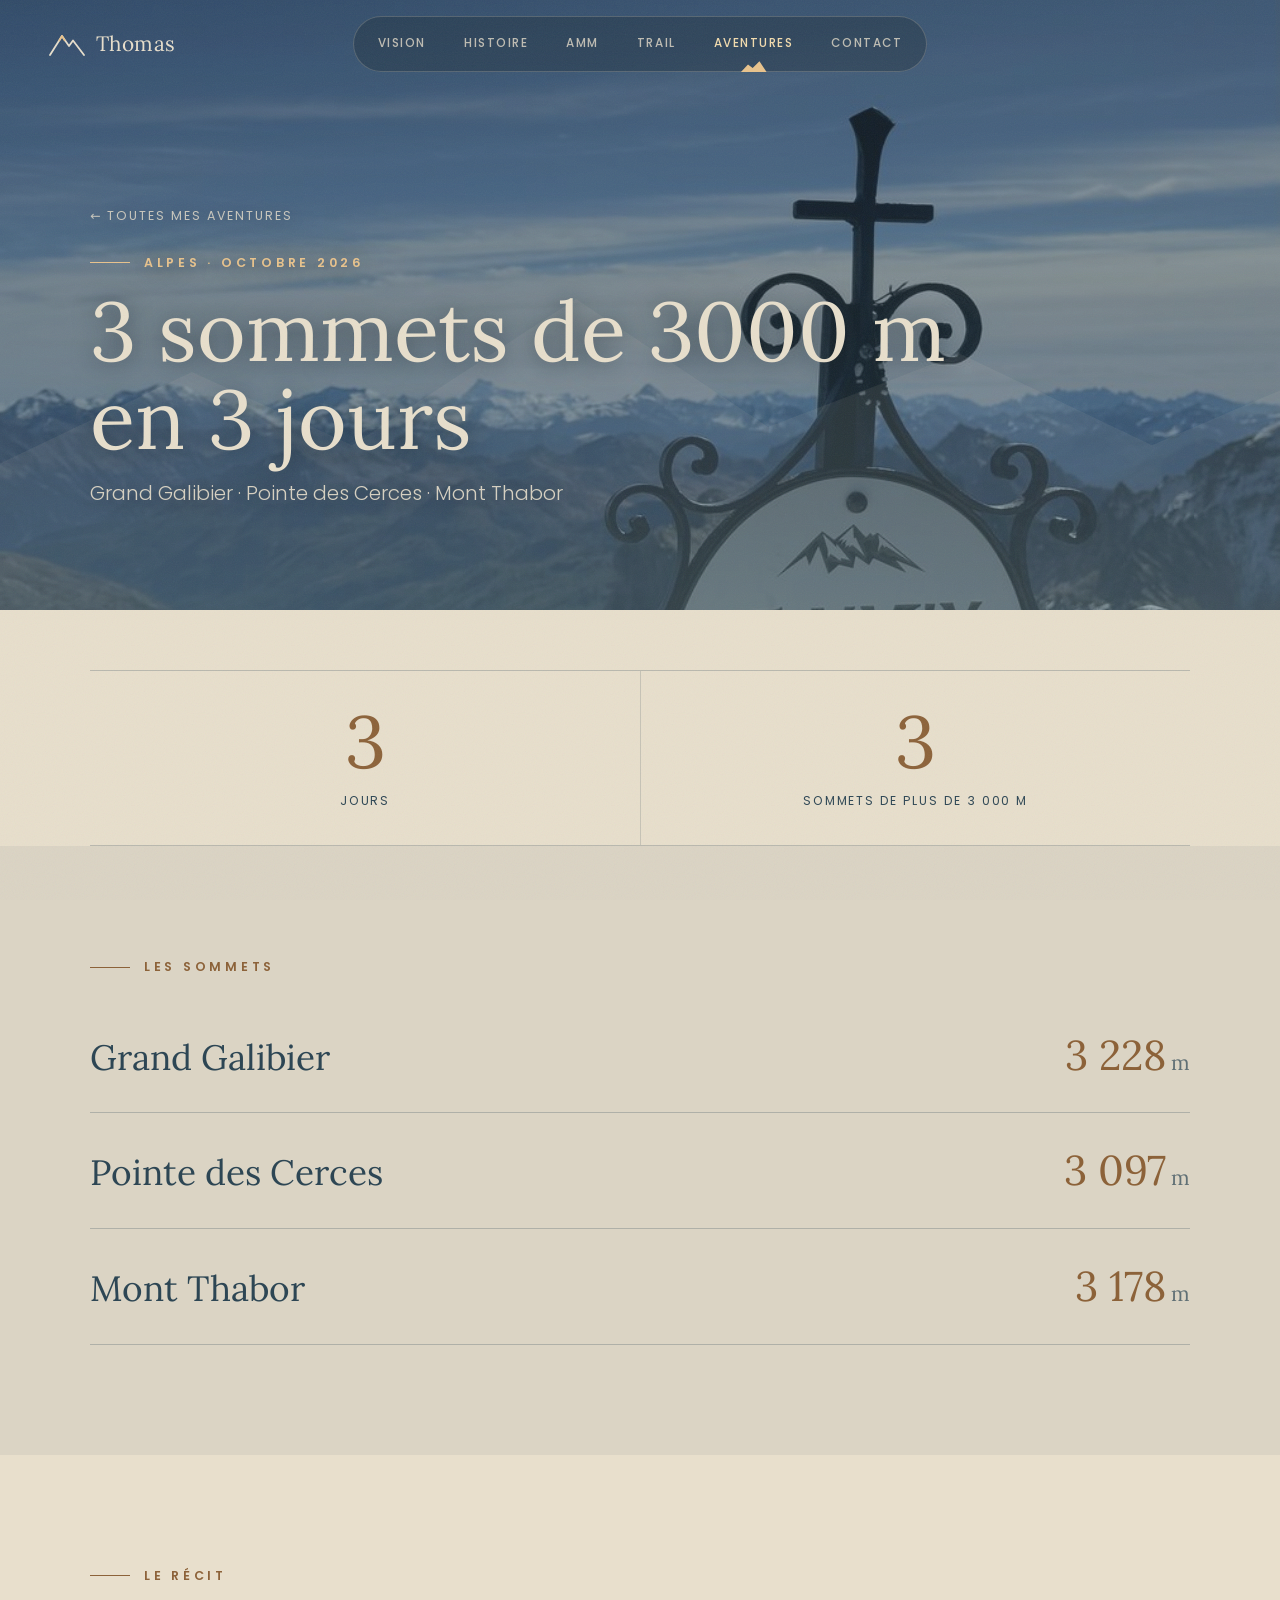
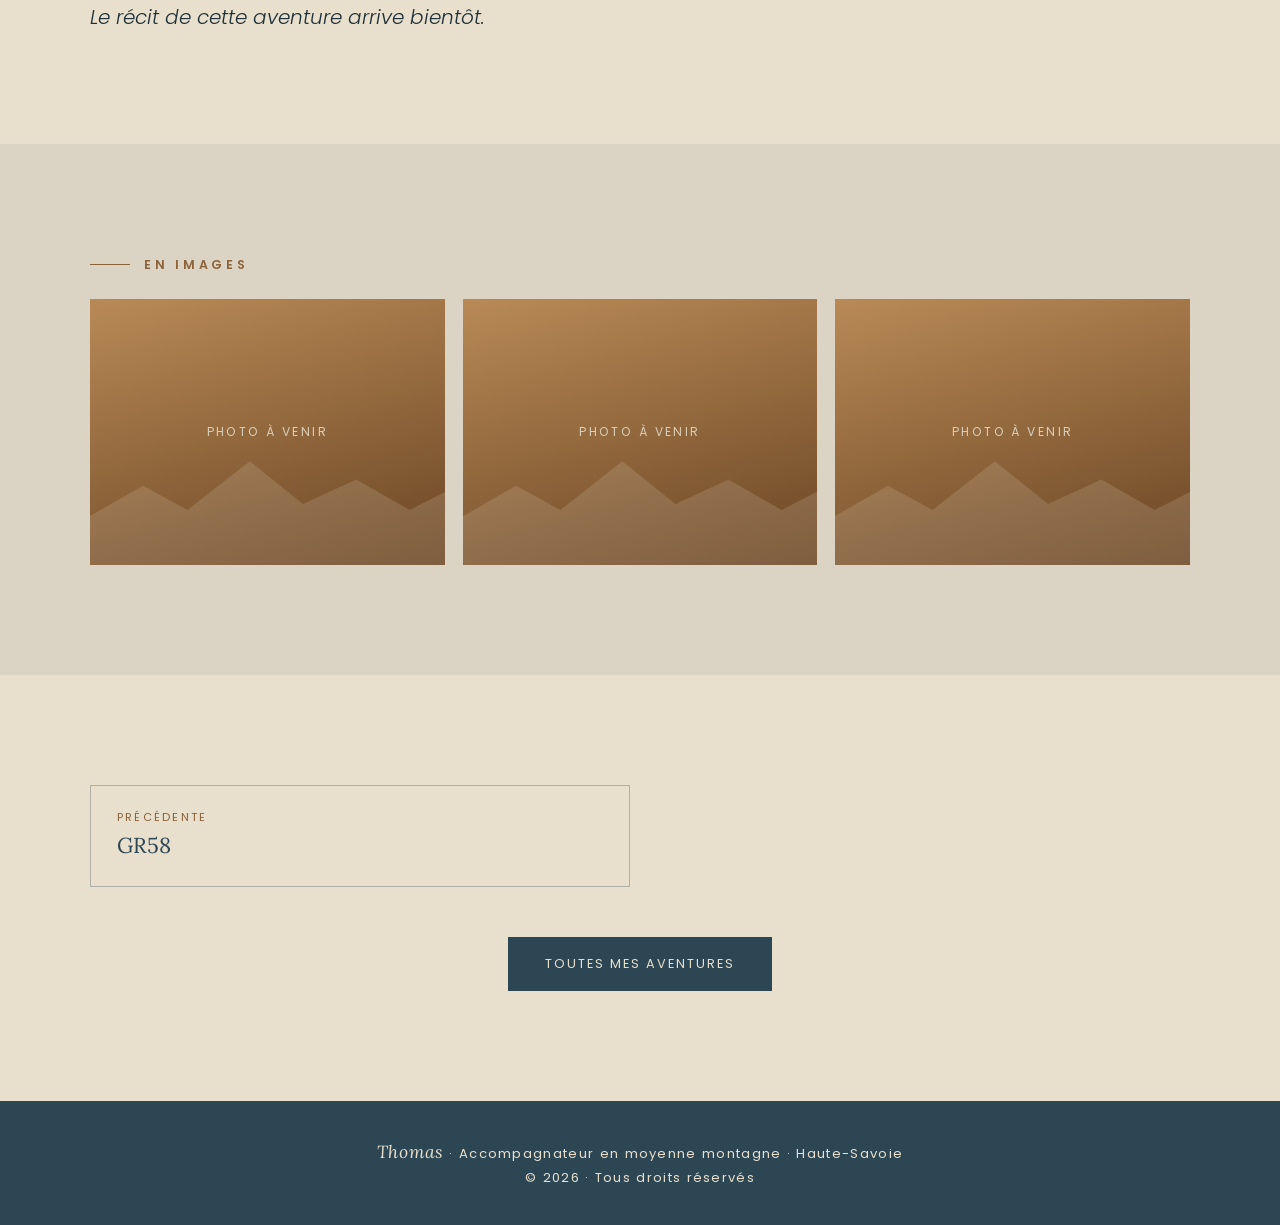
<file: aventures/3-sommets.html>
<!doctype html>
<html lang="fr">
<head>
<meta charset="utf-8">
<meta name="viewport" content="width=device-width, initial-scale=1">
<title>3 sommets de 3000 m en 3 jours — Thomas</title>
<meta name="description" content="3 sommets de 3000 m en 3 jours : Grand Galibier · Pointe des Cerces · Mont Thabor. Une aventure de Thomas, futur accompagnateur en moyenne montagne.">
<link rel="preconnect" href="https://fonts.googleapis.com">
<link rel="preconnect" href="https://fonts.gstatic.com" crossorigin>
<link href="https://fonts.googleapis.com/css2?family=Lora:ital,wght@0,400;0,500;1,400&family=Poppins:wght@300;400;500;600&display=swap" rel="stylesheet">
<link rel="stylesheet" href="../css/style.css">
</head>
<body>

<nav id="nav">
  <a href="../index.html" class="logo" aria-label="Thomas, retour à l'accueil">
    <svg viewBox="0 0 38 28" fill="none" stroke="currentColor" stroke-width="1.8" stroke-linecap="round" stroke-linejoin="round" aria-hidden="true">
      <path d="M2 25 L14 6 L21 16 L25 10.5 L36 25"/>
      <path class="tip" d="M11.4 10.2 L14 6 L16.6 10.2"/>
    </svg>
    <span>Thomas</span>
  </a>
  <button class="burger" id="burger" aria-label="Menu"><span></span><span></span><span></span></button>
  <ul class="menu" id="menu">
    <li><a href="../index.html#vision">Vision</a></li>
    <li><a href="../histoire.html">Histoire</a></li>
    <li><a href="../amm.html">AMM</a></li>
    <li><a href="../trail.html">Trail</a></li>
    <li><a href="../aventures.html" aria-current="page">Aventures</a></li>
    <li><a href="../index.html#contact">Contact</a></li>
    <li class="peak" id="peak" aria-hidden="true"></li>
  </ul>
</nav>

<header class="page-hero">
  <img style="object-position:50% 38%" class="page-hero-media" src="../assets/images/aventures/3-sommets/couverture.jpg" alt="3 sommets de 3000 m en 3 jours">
  <div class="wrap page-hero-text">
    <a class="back" href="../aventures.html">← Toutes mes aventures</a>
    <div class="eyebrow">Alpes · octobre 2026</div>
    <h1>3 sommets de 3000 m en 3 jours</h1>
    <p class="sub">Grand Galibier · Pointe des Cerces · Mont Thabor</p>
  </div>
</header>

<section class="stats-band">
  <div class="wrap stats"><div class="stat reveal"><b data-count="3">3</b><span>jours</span></div><div class="stat reveal"><b data-count="3">3</b><span>sommets de plus de 3 000 m</span></div></div>
</section>

<section class="page-section alt">
  <div class="wrap">
    <div class="eyebrow reveal">Les sommets</div>
    <div class="summits"><div class="summit reveal"><span class="s-name">Grand Galibier</span><span class="s-alt">3 228<small> m</small></span></div><div class="summit reveal"><span class="s-name">Pointe des Cerces</span><span class="s-alt">3 097<small> m</small></span></div><div class="summit reveal"><span class="s-name">Mont Thabor</span><span class="s-alt">3 178<small> m</small></span></div></div>
  </div>
</section>

<section class="page-section">
  <div class="wrap narrow">
    <div class="eyebrow reveal">Le récit</div>
    <!-- ✏️ Écris ici le récit de cette aventure, avec tes mots (un paragraphe = une balise <p>) -->
    <p class="lead reveal soon">Le récit de cette aventure arrive bientôt.</p>
  </div>
</section>

<section class="page-section alt">
  <div class="wrap">
    <div class="eyebrow reveal">En images</div>
    <!-- ✏️ Pour chaque photo : remplace le bloc par <figure class="gal-item"><img src="../assets/images/aventures/3-sommets/photo1.jpg" alt="Description" loading="lazy"></figure> -->
    <div class="gal-grid">
      <figure class="gal-item empty reveal c3"><span>Photo à venir</span></figure>
      <figure class="gal-item empty reveal c3"><span>Photo à venir</span></figure>
      <figure class="gal-item empty reveal c3"><span>Photo à venir</span></figure>
    </div>
  </div>
</section>

<section class="page-section">
  <div class="wrap adv-links"><a class="adv-nav prev" href="gr58.html"><small>Précédente</small><span>GR58</span></a><span></span></div>
  <div class="section-cta"><a class="btn" href="../aventures.html">Toutes mes aventures</a></div>
</section>

<footer>
  <em>Thomas</em> · Accompagnateur en moyenne montagne · Haute-Savoie<br>
  © <span id="year"></span> · Tous droits réservés
</footer>

<script src="../js/script.js"></script>
</body>
</html>
</file>
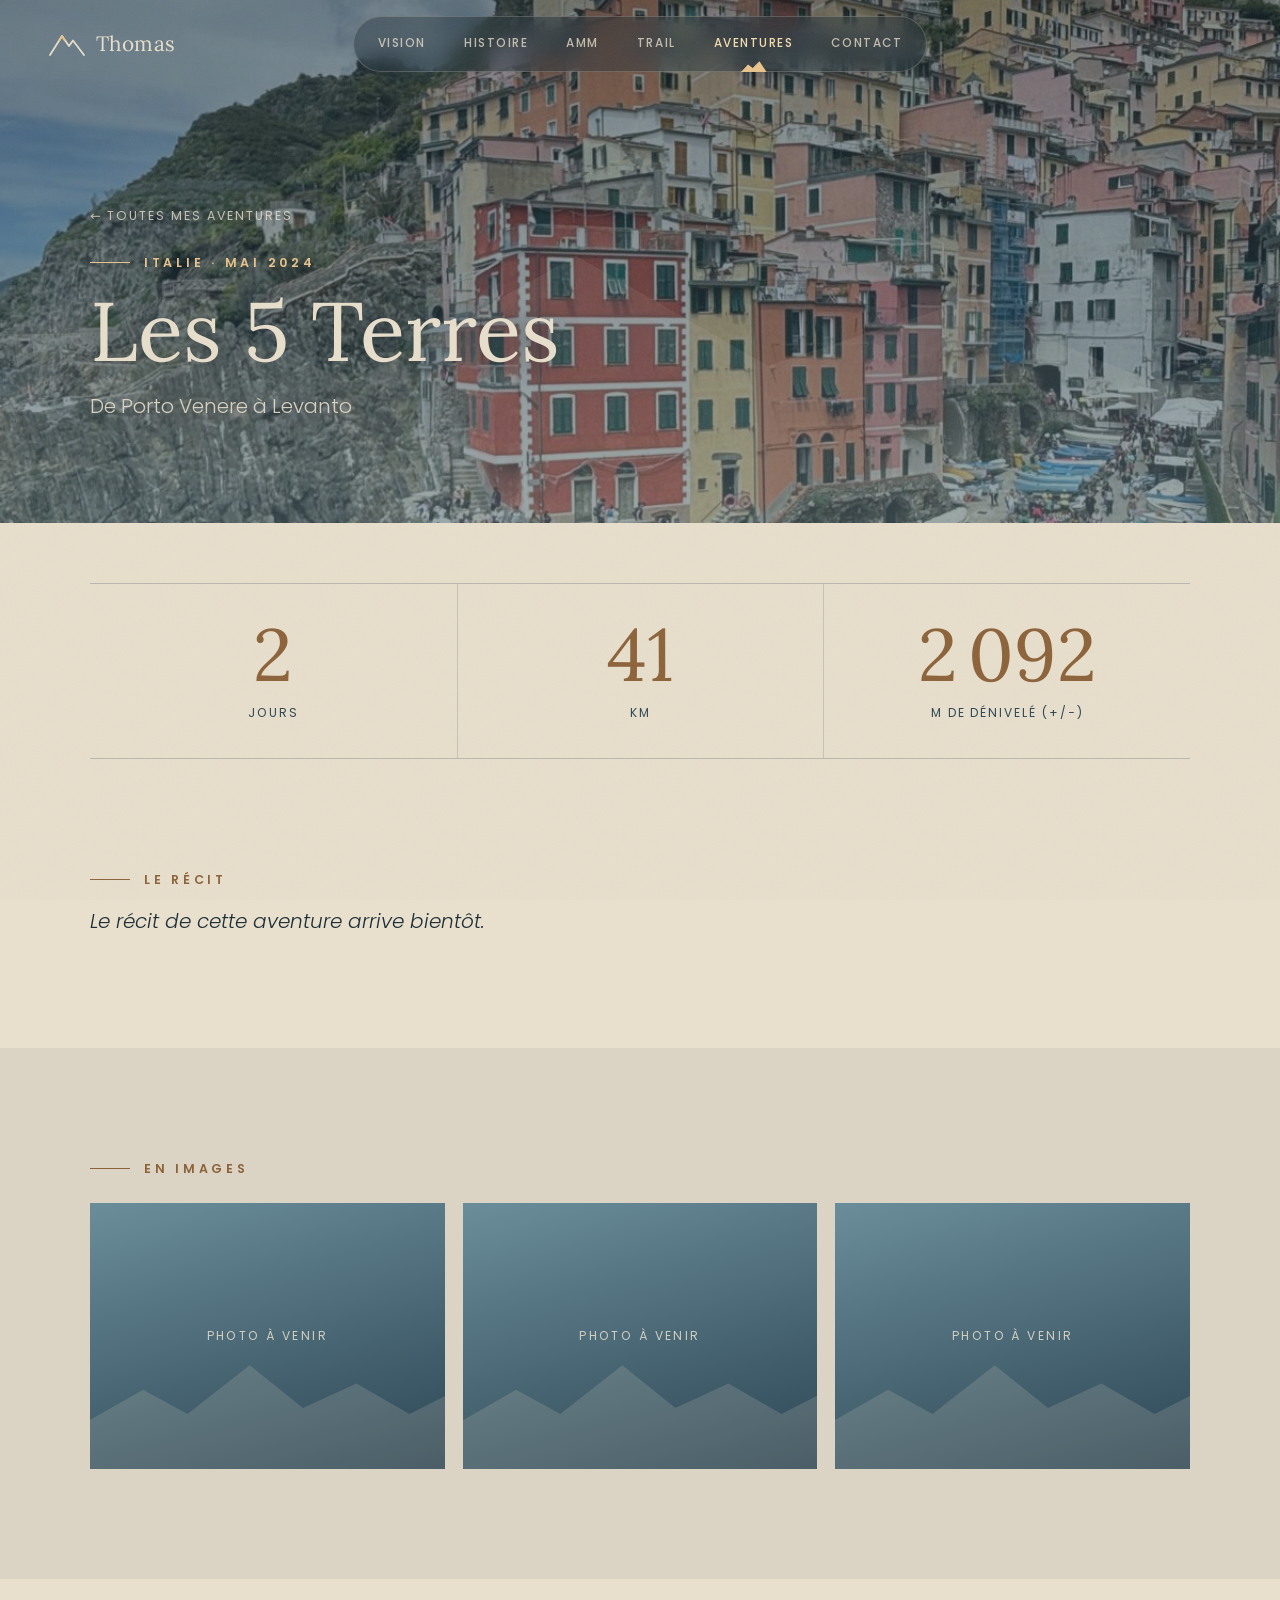
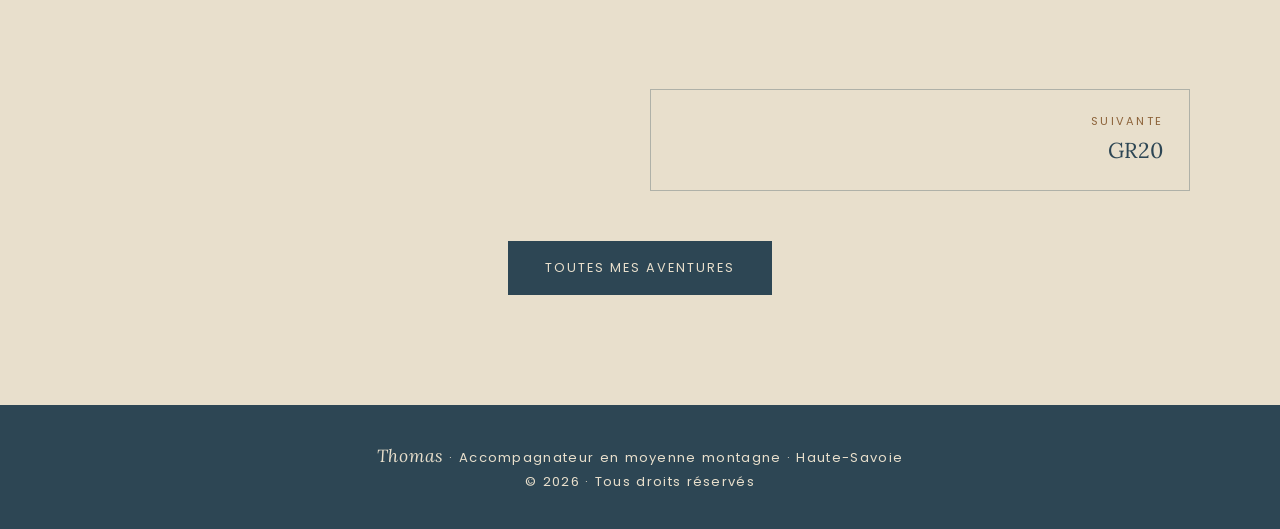
<file: aventures/cinque-terre.html>
<!doctype html>
<html lang="fr">
<head>
<meta charset="utf-8">
<meta name="viewport" content="width=device-width, initial-scale=1">
<title>Les 5 Terres — Thomas</title>
<meta name="description" content="Les 5 Terres : de Porto Venere à Levanto. Une aventure de Thomas, futur accompagnateur en moyenne montagne.">
<link rel="preconnect" href="https://fonts.googleapis.com">
<link rel="preconnect" href="https://fonts.gstatic.com" crossorigin>
<link href="https://fonts.googleapis.com/css2?family=Lora:ital,wght@0,400;0,500;1,400&family=Poppins:wght@300;400;500;600&display=swap" rel="stylesheet">
<link rel="stylesheet" href="../css/style.css">
</head>
<body>

<nav id="nav">
  <a href="../index.html" class="logo" aria-label="Thomas, retour à l'accueil">
    <svg viewBox="0 0 38 28" fill="none" stroke="currentColor" stroke-width="1.8" stroke-linecap="round" stroke-linejoin="round" aria-hidden="true">
      <path d="M2 25 L14 6 L21 16 L25 10.5 L36 25"/>
      <path class="tip" d="M11.4 10.2 L14 6 L16.6 10.2"/>
    </svg>
    <span>Thomas</span>
  </a>
  <button class="burger" id="burger" aria-label="Menu"><span></span><span></span><span></span></button>
  <ul class="menu" id="menu">
    <li><a href="../index.html#vision">Vision</a></li>
    <li><a href="../histoire.html">Histoire</a></li>
    <li><a href="../amm.html">AMM</a></li>
    <li><a href="../trail.html">Trail</a></li>
    <li><a href="../aventures.html" aria-current="page">Aventures</a></li>
    <li><a href="../index.html#contact">Contact</a></li>
    <li class="peak" id="peak" aria-hidden="true"></li>
  </ul>
</nav>

<header class="page-hero">
  <img style="object-position:50% 38%" class="page-hero-media" src="../assets/images/aventures/cinque-terre/couverture.jpg" alt="Riomaggiore, village des Cinque Terre">
  <div class="wrap page-hero-text">
    <a class="back" href="../aventures.html">← Toutes mes aventures</a>
    <div class="eyebrow">Italie · mai 2024</div>
    <h1>Les 5 Terres</h1>
    <p class="sub">De Porto Venere à Levanto</p>
  </div>
</header>

<section class="stats-band">
  <div class="wrap stats"><div class="stat reveal"><b data-count="2">2</b><span>jours</span></div><div class="stat reveal"><b data-count="41">41</b><span>km</span></div><div class="stat reveal"><b data-count="2100">2100</b><span>m de dénivelé (+/−)</span></div></div>
</section>

<section class="page-section">
  <div class="wrap narrow">
    <div class="eyebrow reveal">Le récit</div>
    <!-- ✏️ Écris ici le récit de cette aventure, avec tes mots (un paragraphe = une balise <p>) -->
    <p class="lead reveal soon">Le récit de cette aventure arrive bientôt.</p>
  </div>
</section>

<section class="page-section alt">
  <div class="wrap">
    <div class="eyebrow reveal">En images</div>
    <!-- ✏️ Pour chaque photo : remplace le bloc par <figure class="gal-item"><img src="../assets/images/aventures/cinque-terre/photo1.jpg" alt="Description" loading="lazy"></figure> -->
    <div class="gal-grid">
      <figure class="gal-item empty reveal c2"><span>Photo à venir</span></figure>
      <figure class="gal-item empty reveal c2"><span>Photo à venir</span></figure>
      <figure class="gal-item empty reveal c2"><span>Photo à venir</span></figure>
    </div>
  </div>
</section>

<section class="page-section">
  <div class="wrap adv-links"><span></span><a class="adv-nav next" href="gr20.html"><small>Suivante</small><span>GR20</span></a></div>
  <div class="section-cta"><a class="btn" href="../aventures.html">Toutes mes aventures</a></div>
</section>

<footer>
  <em>Thomas</em> · Accompagnateur en moyenne montagne · Haute-Savoie<br>
  © <span id="year"></span> · Tous droits réservés
</footer>

<script src="../js/script.js"></script>
</body>
</html>
</file>
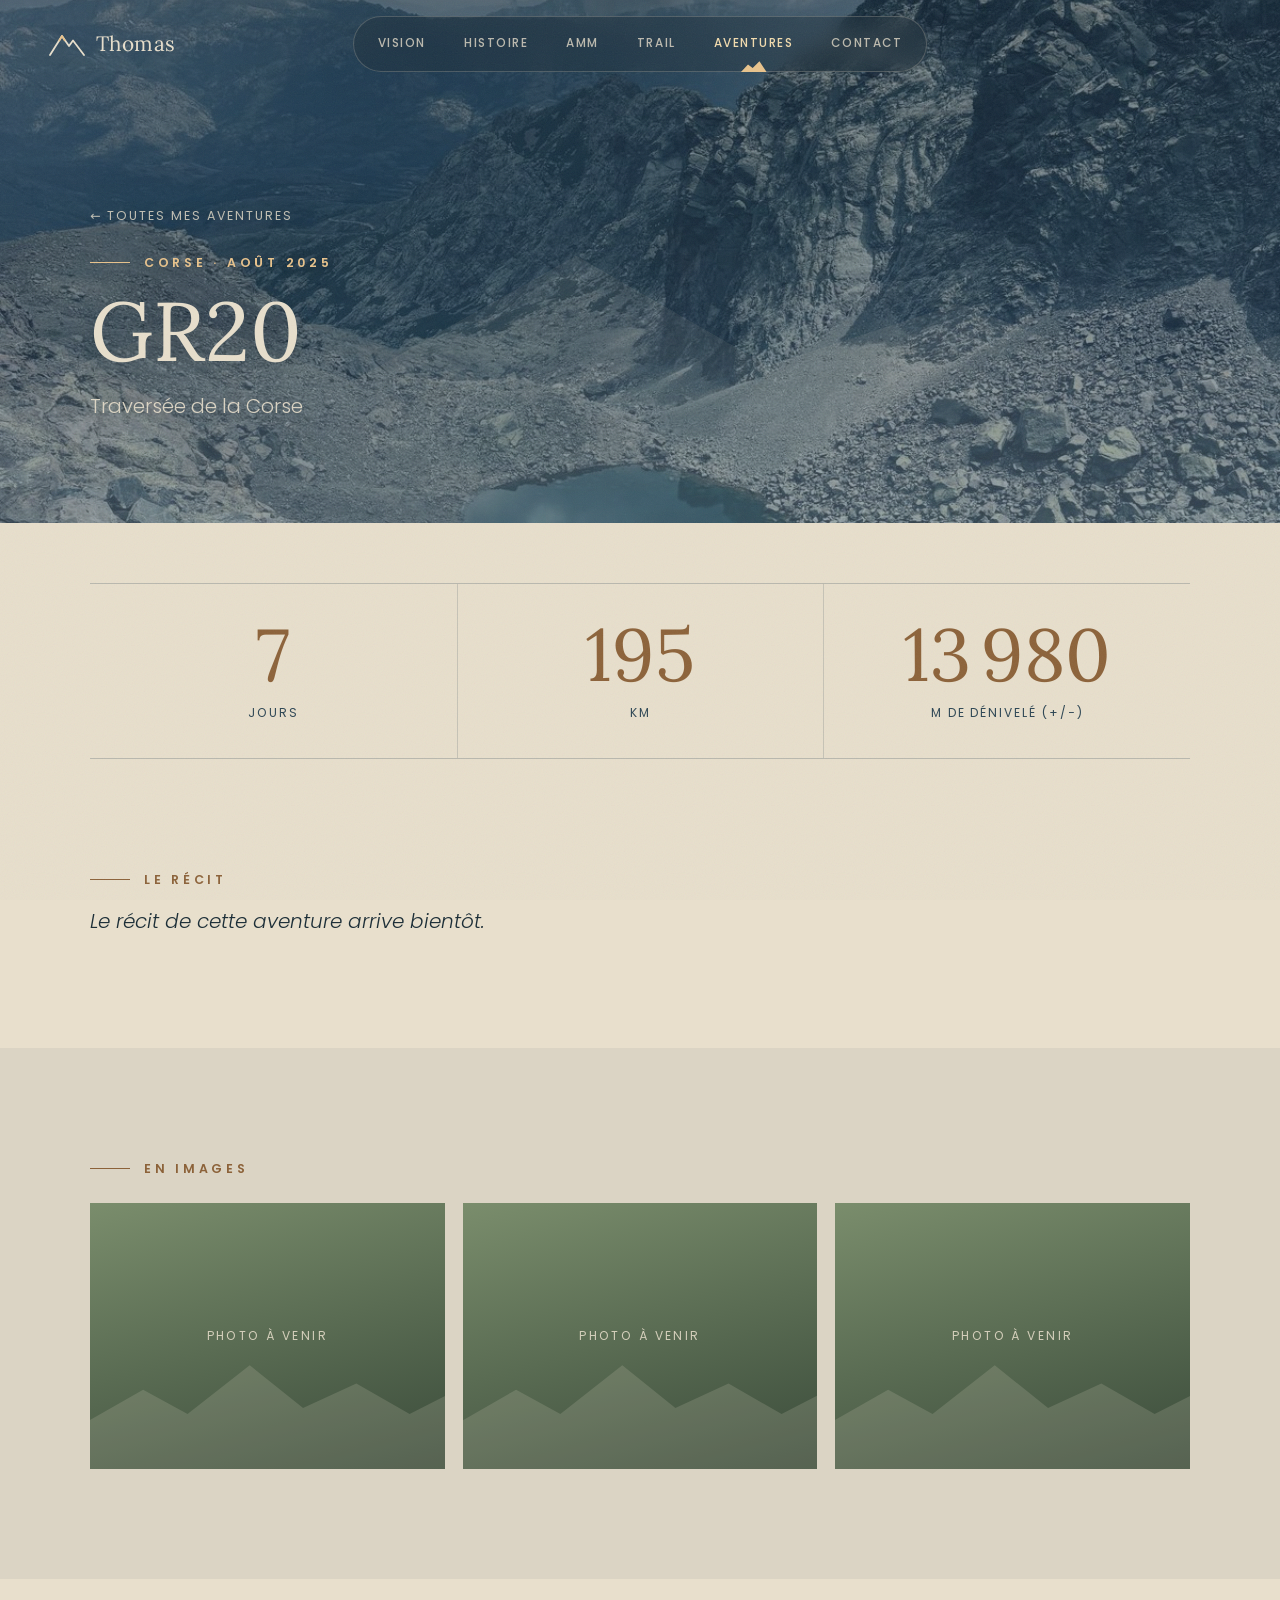
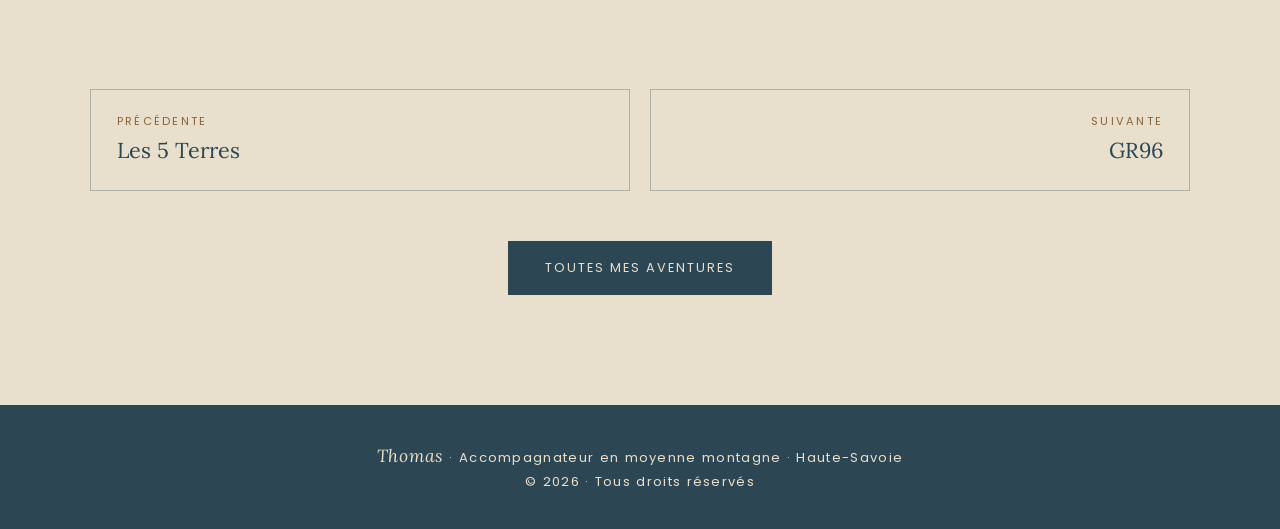
<file: aventures/gr20.html>
<!doctype html>
<html lang="fr">
<head>
<meta charset="utf-8">
<meta name="viewport" content="width=device-width, initial-scale=1">
<title>GR20 — Thomas</title>
<meta name="description" content="GR20 : Traversée de la Corse. Une aventure de Thomas, futur accompagnateur en moyenne montagne.">
<link rel="preconnect" href="https://fonts.googleapis.com">
<link rel="preconnect" href="https://fonts.gstatic.com" crossorigin>
<link href="https://fonts.googleapis.com/css2?family=Lora:ital,wght@0,400;0,500;1,400&family=Poppins:wght@300;400;500;600&display=swap" rel="stylesheet">
<link rel="stylesheet" href="../css/style.css">
</head>
<body>

<nav id="nav">
  <a href="../index.html" class="logo" aria-label="Thomas, retour à l'accueil">
    <svg viewBox="0 0 38 28" fill="none" stroke="currentColor" stroke-width="1.8" stroke-linecap="round" stroke-linejoin="round" aria-hidden="true">
      <path d="M2 25 L14 6 L21 16 L25 10.5 L36 25"/>
      <path class="tip" d="M11.4 10.2 L14 6 L16.6 10.2"/>
    </svg>
    <span>Thomas</span>
  </a>
  <button class="burger" id="burger" aria-label="Menu"><span></span><span></span><span></span></button>
  <ul class="menu" id="menu">
    <li><a href="../index.html#vision">Vision</a></li>
    <li><a href="../histoire.html">Histoire</a></li>
    <li><a href="../amm.html">AMM</a></li>
    <li><a href="../trail.html">Trail</a></li>
    <li><a href="../aventures.html" aria-current="page">Aventures</a></li>
    <li><a href="../index.html#contact">Contact</a></li>
    <li class="peak" id="peak" aria-hidden="true"></li>
  </ul>
</nav>

<header class="page-hero">
  <img style="object-position:50% 45%" class="page-hero-media" src="../assets/images/aventures/gr20/couverture.jpg" alt="GR20">
  <div class="wrap page-hero-text">
    <a class="back" href="../aventures.html">← Toutes mes aventures</a>
    <div class="eyebrow">Corse · août 2025</div>
    <h1>GR20</h1>
    <p class="sub">Traversée de la Corse</p>
  </div>
</header>

<section class="stats-band">
  <div class="wrap stats"><div class="stat reveal"><b data-count="7">7</b><span>jours</span></div><div class="stat reveal"><b data-count="195">195</b><span>km</span></div><div class="stat reveal"><b data-count="14000">14000</b><span>m de dénivelé (+/−)</span></div></div>
</section>

<section class="page-section">
  <div class="wrap narrow">
    <div class="eyebrow reveal">Le récit</div>
    <!-- ✏️ Écris ici le récit de cette aventure, avec tes mots (un paragraphe = une balise <p>) -->
    <p class="lead reveal soon">Le récit de cette aventure arrive bientôt.</p>
  </div>
</section>

<section class="page-section alt">
  <div class="wrap">
    <div class="eyebrow reveal">En images</div>
    <!-- ✏️ Pour chaque photo : remplace le bloc par <figure class="gal-item"><img src="../assets/images/aventures/gr20/photo1.jpg" alt="Description" loading="lazy"></figure> -->
    <div class="gal-grid">
      <figure class="gal-item empty reveal c1"><span>Photo à venir</span></figure>
      <figure class="gal-item empty reveal c1"><span>Photo à venir</span></figure>
      <figure class="gal-item empty reveal c1"><span>Photo à venir</span></figure>
    </div>
  </div>
</section>

<section class="page-section">
  <div class="wrap adv-links"><a class="adv-nav prev" href="cinque-terre.html"><small>Précédente</small><span>Les 5 Terres</span></a><a class="adv-nav next" href="gr96.html"><small>Suivante</small><span>GR96</span></a></div>
  <div class="section-cta"><a class="btn" href="../aventures.html">Toutes mes aventures</a></div>
</section>

<footer>
  <em>Thomas</em> · Accompagnateur en moyenne montagne · Haute-Savoie<br>
  © <span id="year"></span> · Tous droits réservés
</footer>

<script src="../js/script.js"></script>
</body>
</html>
</file>
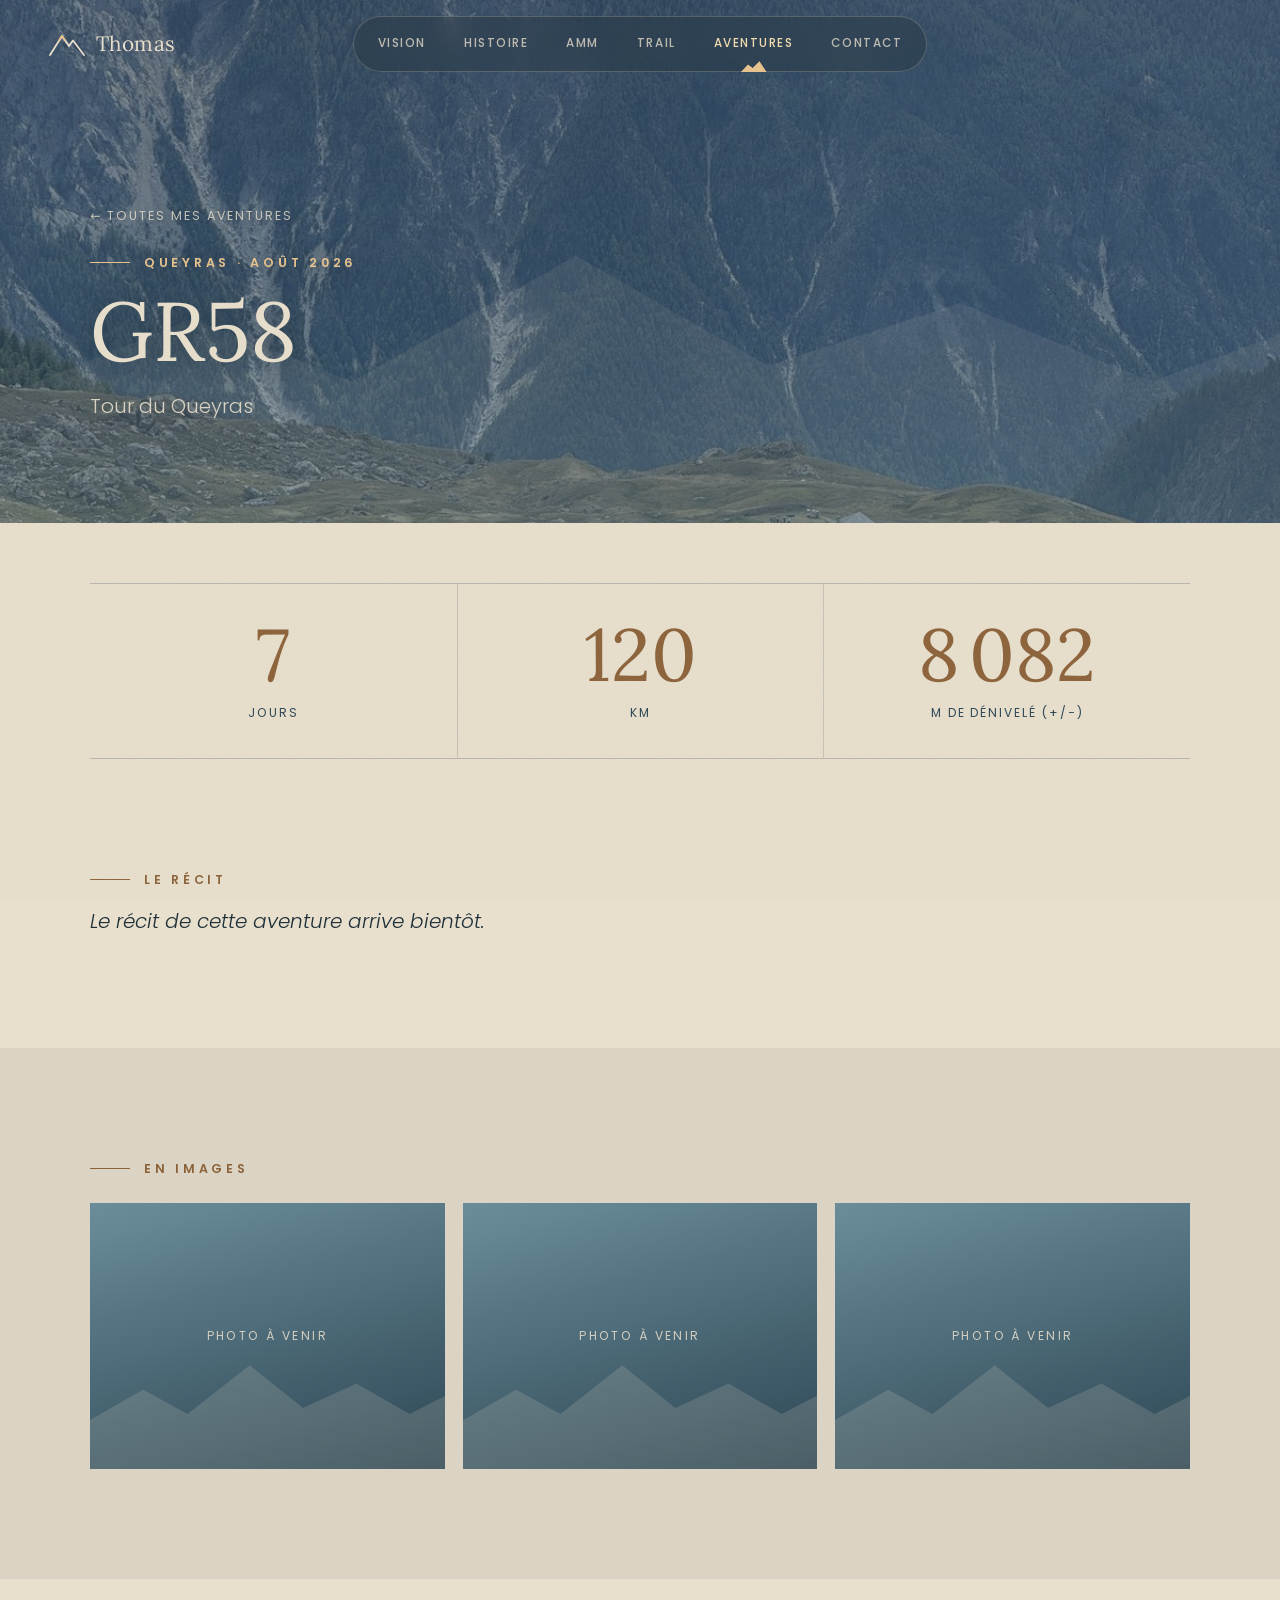
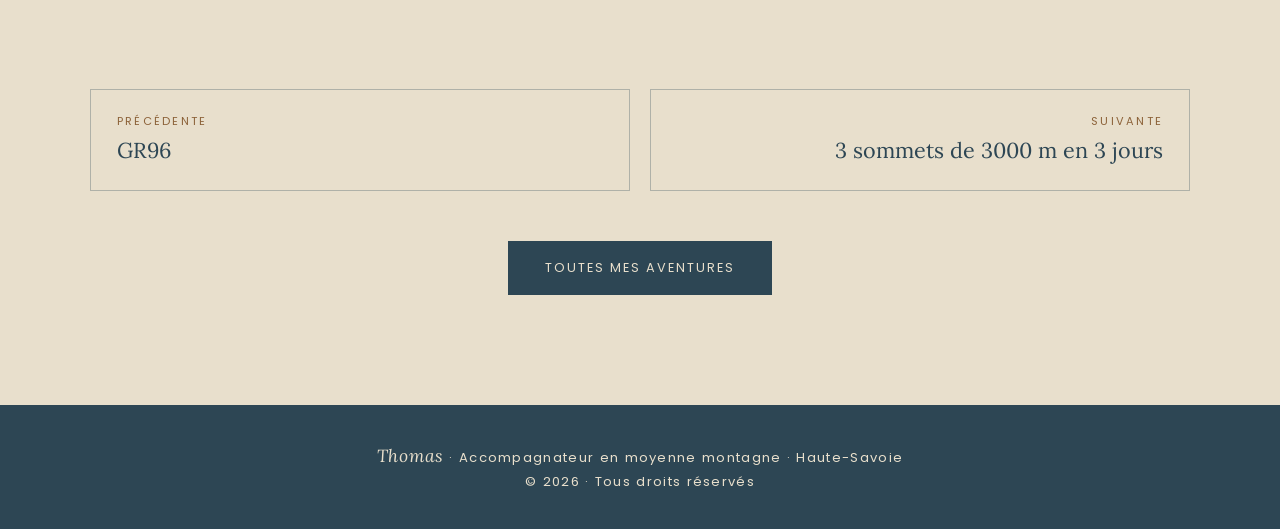
<file: aventures/gr58.html>
<!doctype html>
<html lang="fr">
<head>
<meta charset="utf-8">
<meta name="viewport" content="width=device-width, initial-scale=1">
<title>GR58 — Thomas</title>
<meta name="description" content="GR58 : Tour du Queyras. Une aventure de Thomas, futur accompagnateur en moyenne montagne.">
<link rel="preconnect" href="https://fonts.googleapis.com">
<link rel="preconnect" href="https://fonts.gstatic.com" crossorigin>
<link href="https://fonts.googleapis.com/css2?family=Lora:ital,wght@0,400;0,500;1,400&family=Poppins:wght@300;400;500;600&display=swap" rel="stylesheet">
<link rel="stylesheet" href="../css/style.css">
</head>
<body>

<nav id="nav">
  <a href="../index.html" class="logo" aria-label="Thomas, retour à l'accueil">
    <svg viewBox="0 0 38 28" fill="none" stroke="currentColor" stroke-width="1.8" stroke-linecap="round" stroke-linejoin="round" aria-hidden="true">
      <path d="M2 25 L14 6 L21 16 L25 10.5 L36 25"/>
      <path class="tip" d="M11.4 10.2 L14 6 L16.6 10.2"/>
    </svg>
    <span>Thomas</span>
  </a>
  <button class="burger" id="burger" aria-label="Menu"><span></span><span></span><span></span></button>
  <ul class="menu" id="menu">
    <li><a href="../index.html#vision">Vision</a></li>
    <li><a href="../histoire.html">Histoire</a></li>
    <li><a href="../amm.html">AMM</a></li>
    <li><a href="../trail.html">Trail</a></li>
    <li><a href="../aventures.html" aria-current="page">Aventures</a></li>
    <li><a href="../index.html#contact">Contact</a></li>
    <li class="peak" id="peak" aria-hidden="true"></li>
  </ul>
</nav>

<header class="page-hero">
  <img style="object-position:50% 55%" class="page-hero-media" src="../assets/images/aventures/gr58/couverture.jpg" alt="GR58">
  <div class="wrap page-hero-text">
    <a class="back" href="../aventures.html">← Toutes mes aventures</a>
    <div class="eyebrow">Queyras · août 2026</div>
    <h1>GR58</h1>
    <p class="sub">Tour du Queyras</p>
  </div>
</header>

<section class="stats-band">
  <div class="wrap stats"><div class="stat reveal"><b data-count="7">7</b><span>jours</span></div><div class="stat reveal"><b data-count="120">120</b><span>km</span></div><div class="stat reveal"><b data-count="8100">8100</b><span>m de dénivelé (+/−)</span></div></div>
</section>

<section class="page-section">
  <div class="wrap narrow">
    <div class="eyebrow reveal">Le récit</div>
    <!-- ✏️ Écris ici le récit de cette aventure, avec tes mots (un paragraphe = une balise <p>) -->
    <p class="lead reveal soon">Le récit de cette aventure arrive bientôt.</p>
  </div>
</section>

<section class="page-section alt">
  <div class="wrap">
    <div class="eyebrow reveal">En images</div>
    <!-- ✏️ Pour chaque photo : remplace le bloc par <figure class="gal-item"><img src="../assets/images/aventures/gr58/photo1.jpg" alt="Description" loading="lazy"></figure> -->
    <div class="gal-grid">
      <figure class="gal-item empty reveal c2"><span>Photo à venir</span></figure>
      <figure class="gal-item empty reveal c2"><span>Photo à venir</span></figure>
      <figure class="gal-item empty reveal c2"><span>Photo à venir</span></figure>
    </div>
  </div>
</section>

<section class="page-section">
  <div class="wrap adv-links"><a class="adv-nav prev" href="gr96.html"><small>Précédente</small><span>GR96</span></a><a class="adv-nav next" href="3-sommets.html"><small>Suivante</small><span>3 sommets de 3000 m en 3 jours</span></a></div>
  <div class="section-cta"><a class="btn" href="../aventures.html">Toutes mes aventures</a></div>
</section>

<footer>
  <em>Thomas</em> · Accompagnateur en moyenne montagne · Haute-Savoie<br>
  © <span id="year"></span> · Tous droits réservés
</footer>

<script src="../js/script.js"></script>
</body>
</html>
</file>
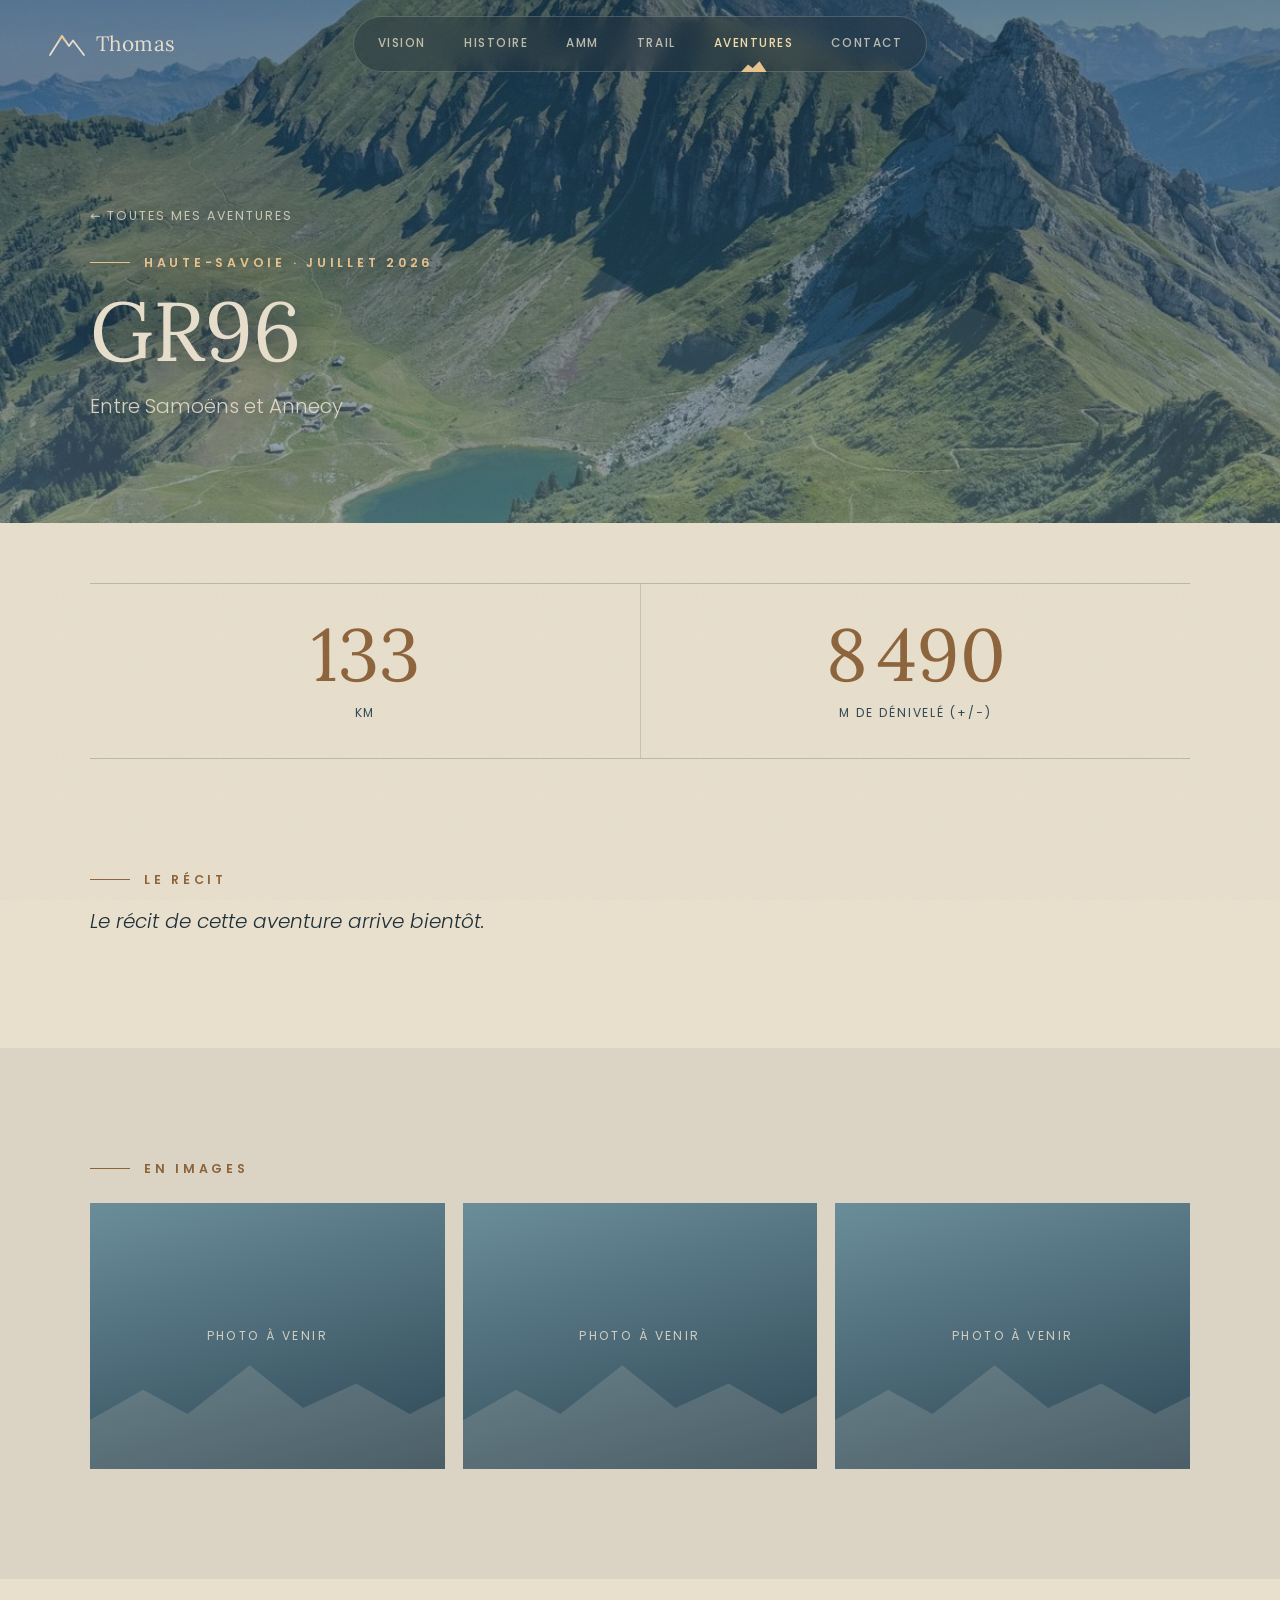
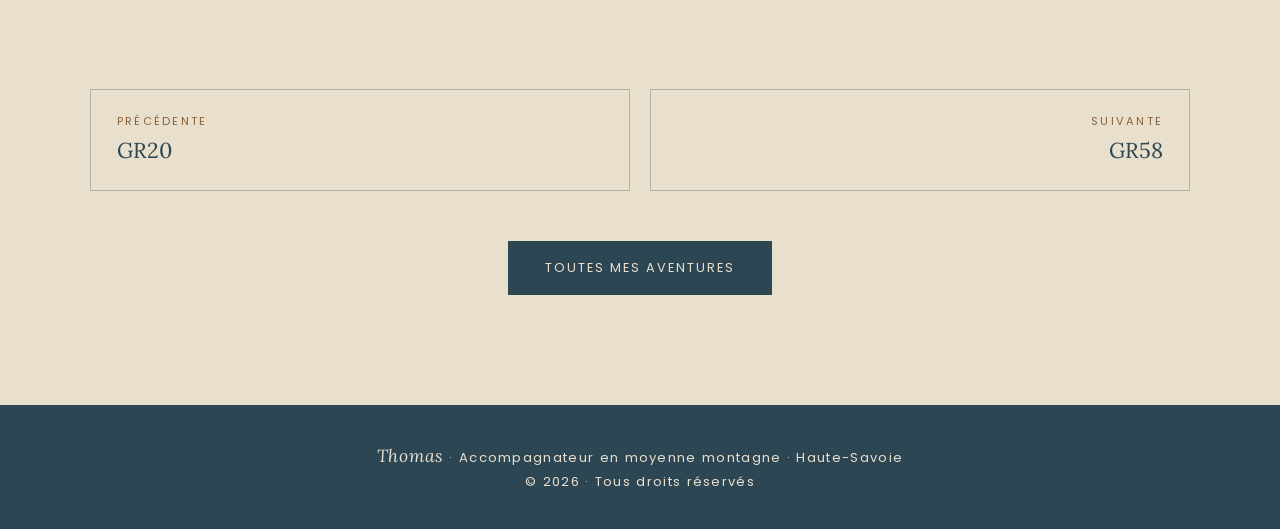
<file: aventures/gr96.html>
<!doctype html>
<html lang="fr">
<head>
<meta charset="utf-8">
<meta name="viewport" content="width=device-width, initial-scale=1">
<title>GR96 — Thomas</title>
<meta name="description" content="GR96 : entre Samoëns et Annecy. Une aventure de Thomas, futur accompagnateur en moyenne montagne.">
<link rel="preconnect" href="https://fonts.googleapis.com">
<link rel="preconnect" href="https://fonts.gstatic.com" crossorigin>
<link href="https://fonts.googleapis.com/css2?family=Lora:ital,wght@0,400;0,500;1,400&family=Poppins:wght@300;400;500;600&display=swap" rel="stylesheet">
<link rel="stylesheet" href="../css/style.css">
</head>
<body>

<nav id="nav">
  <a href="../index.html" class="logo" aria-label="Thomas, retour à l'accueil">
    <svg viewBox="0 0 38 28" fill="none" stroke="currentColor" stroke-width="1.8" stroke-linecap="round" stroke-linejoin="round" aria-hidden="true">
      <path d="M2 25 L14 6 L21 16 L25 10.5 L36 25"/>
      <path class="tip" d="M11.4 10.2 L14 6 L16.6 10.2"/>
    </svg>
    <span>Thomas</span>
  </a>
  <button class="burger" id="burger" aria-label="Menu"><span></span><span></span><span></span></button>
  <ul class="menu" id="menu">
    <li><a href="../index.html#vision">Vision</a></li>
    <li><a href="../histoire.html">Histoire</a></li>
    <li><a href="../amm.html">AMM</a></li>
    <li><a href="../trail.html">Trail</a></li>
    <li><a href="../aventures.html" aria-current="page">Aventures</a></li>
    <li><a href="../index.html#contact">Contact</a></li>
    <li class="peak" id="peak" aria-hidden="true"></li>
  </ul>
</nav>

<header class="page-hero">
  <img style="object-position:50% 45%" class="page-hero-media" src="../assets/images/aventures/gr96/couverture.jpg" alt="Lac d’altitude et sommet sur le GR96">
  <div class="wrap page-hero-text">
    <a class="back" href="../aventures.html">← Toutes mes aventures</a>
    <div class="eyebrow">Haute-Savoie · juillet 2026</div>
    <h1>GR96</h1>
    <p class="sub">Entre Samoëns et Annecy</p>
  </div>
</header>

<section class="stats-band">
  <div class="wrap stats"><div class="stat reveal"><b data-count="133">133</b><span>km</span></div><div class="stat reveal"><b data-count="8500">8500</b><span>m de dénivelé (+/−)</span></div></div>
</section>

<section class="page-section">
  <div class="wrap narrow">
    <div class="eyebrow reveal">Le récit</div>
    <!-- ✏️ Écris ici le récit de cette aventure, avec tes mots (un paragraphe = une balise <p>) -->
    <p class="lead reveal soon">Le récit de cette aventure arrive bientôt.</p>
  </div>
</section>

<section class="page-section alt">
  <div class="wrap">
    <div class="eyebrow reveal">En images</div>
    <!-- ✏️ Pour chaque photo : remplace le bloc par <figure class="gal-item"><img src="../assets/images/aventures/gr96/photo1.jpg" alt="Description" loading="lazy"></figure> -->
    <div class="gal-grid">
      <figure class="gal-item empty reveal c2"><span>Photo à venir</span></figure>
      <figure class="gal-item empty reveal c2"><span>Photo à venir</span></figure>
      <figure class="gal-item empty reveal c2"><span>Photo à venir</span></figure>
    </div>
  </div>
</section>

<section class="page-section">
  <div class="wrap adv-links"><a class="adv-nav prev" href="gr20.html"><small>Précédente</small><span>GR20</span></a><a class="adv-nav next" href="gr58.html"><small>Suivante</small><span>GR58</span></a></div>
  <div class="section-cta"><a class="btn" href="../aventures.html">Toutes mes aventures</a></div>
</section>

<footer>
  <em>Thomas</em> · Accompagnateur en moyenne montagne · Haute-Savoie<br>
  © <span id="year"></span> · Tous droits réservés
</footer>

<script src="../js/script.js"></script>
</body>
</html>
</file>
<file: css/style.css>
/* ============ CHARTE GRAPHIQUE ============ */
:root{
  --sable:#E8DFCC;   /* fond clair */
  --nuit:#2D4654;    /* bleu profond */
  --mousse:#58664C;  /* vert mousse */
  --terre:#8C6239;   /* brun terre */
  --encre:#1d2f38;   /* texte sombre dérivé du bleu */
  --serif:'Lora',Georgia,serif;   /* titres */
  --sans:'Poppins',system-ui,sans-serif;   /* textes */
  --hero-photo:.78;   /* transparence de la photo d'accueil : 1 = opaque, 0.5 = très transparente */
}
*{box-sizing:border-box;margin:0;padding:0}
html{scroll-behavior:smooth;scroll-padding-top:70px}
body{font-family:var(--sans);background:var(--sable);color:var(--encre);line-height:1.7;font-size:17px;overflow-x:hidden}
img,video{max-width:100%;display:block}
a{color:inherit}
.wrap{width:min(1100px,100% - 40px);margin-inline:auto}

/* grain léger sur toute la page */
body::after{content:"";position:fixed;inset:0;pointer-events:none;z-index:99;opacity:.07;
  background-image:url("data:image/svg+xml;utf8,<svg xmlns='http://www.w3.org/2000/svg' width='160' height='160'><filter id='n'><feTurbulence type='fractalNoise' baseFrequency='.9' numOctaves='2'/></filter><rect width='100%' height='100%' filter='url(%23n)'/></svg>")}

/* ============ NAVIGATION ============ */
nav{position:fixed;top:0;left:0;right:0;z-index:50;display:grid;grid-template-columns:1fr auto 1fr;align-items:center;
  padding:16px clamp(20px,4vw,48px);transition:padding .4s;color:var(--sable)}
/* fond de la barre (apparaît quand on fait défiler) */
nav::before{content:"";position:absolute;inset:0;z-index:-1;background:rgba(45,70,84,.95);backdrop-filter:blur(8px);
  box-shadow:0 2px 20px rgba(0,0,0,.15);opacity:0;transition:opacity .4s}
nav.scrolled::before{opacity:1}
nav.scrolled{padding-block:10px}

/* Logo : symbole de montagne + nom */
.logo{justify-self:start;display:inline-flex;align-items:center;gap:10px;font-family:var(--serif);font-size:1.3rem;text-decoration:none;letter-spacing:.02em}
.logo svg{width:38px;height:28px;overflow:visible;transition:transform .4s}
.logo .tip{stroke:#e9c38c}
.logo:hover svg{transform:translateY(-2px)}

/* Sommaire en capsule */
.menu{position:relative;display:flex;gap:2px;list-style:none;padding:6px;border-radius:99px;
  background:rgba(29,47,56,.38);backdrop-filter:blur(10px);border:1px solid rgba(232,223,204,.22);
  transition:background .4s,border-color .4s}
nav.scrolled .menu{background:rgba(232,223,204,.08);border-color:rgba(232,223,204,.18)}
.menu a{display:block;text-decoration:none;font-size:.74rem;letter-spacing:.13em;text-transform:uppercase;font-weight:500;
  padding:10px 18px 12px;border-radius:99px;opacity:.78;transition:opacity .3s,color .3s}
.menu a:hover{opacity:1}
.menu a.active{opacity:1;color:#f3dcae}
/* Petit sommet doré qui glisse sous la rubrique active */
.peak{position:absolute;left:0;bottom:-1px;width:26px;height:11px;margin-left:-13px;pointer-events:none;
  background:#e9c38c;clip-path:polygon(0 100%,28% 30%,46% 62%,72% 0,100% 100%);
  opacity:0;transition:transform .55s cubic-bezier(.65,0,.35,1),opacity .35s}
.burger{display:none;background:none;border:0;color:inherit;cursor:pointer;width:32px;height:24px;position:relative;justify-self:end}
.burger span{position:absolute;left:0;right:0;height:2px;background:currentColor;transition:.3s}
.burger span:nth-child(1){top:4px}.burger span:nth-child(2){top:11px}.burger span:nth-child(3){top:18px}
.burger.open span:nth-child(1){top:11px;transform:rotate(45deg)}
.burger.open span:nth-child(2){opacity:0}
.burger.open span:nth-child(3){top:11px;transform:rotate(-45deg)}

/* ============ HERO ============ */
.hero{position:relative;height:100svh;min-height:600px;overflow:hidden;color:var(--sable);
  background:var(--nuit)}
/* Photo (ou vidéo) de fond de l'accueil */
.hero-media{position:absolute;left:0;top:-6%;width:100%;height:112%;object-fit:cover;opacity:var(--hero-photo);will-change:transform}
.hero-veil{position:absolute;inset:0;z-index:1;background:linear-gradient(180deg,rgba(29,47,56,.5) 0%,rgba(45,70,84,.25) 45%,rgba(29,47,56,.45) 80%,rgba(232,223,204,.0) 100%)}
.hero::after{content:"";position:absolute;left:0;right:0;bottom:0;height:22%;z-index:2;background:linear-gradient(180deg,rgba(232,223,204,0),var(--sable))}
.hero-text{position:relative;z-index:5;height:100%;display:flex;flex-direction:column;justify-content:center;align-items:center;text-align:center;padding:0 20px 8vh}
.hero-text{text-shadow:0 1px 14px rgba(20,32,38,.55)}
.kicker{font-size:clamp(.9rem,2.2vw,1.15rem);font-weight:600;letter-spacing:.26em;text-transform:uppercase;opacity:0;animation:rise 1.2s .9s forwards;margin-bottom:24px;text-shadow:0 2px 18px rgba(20,32,38,.75)}
.hero h1{font-family:var(--serif);font-weight:400;font-size:clamp(3rem,11vw,7.6rem);line-height:.98;margin:0 0 22px;
  opacity:0;animation:rise 1.4s .3s forwards;letter-spacing:-.01em}
.hero h1 em{font-style:italic;color:#e9c38c}
.hero p.sub{max-width:560px;font-size:clamp(1rem,2vw,1.2rem);font-weight:300;opacity:0;animation:rise 1.4s 1.2s forwards}
.cta{margin-top:34px;display:inline-block;padding:14px 34px;border:1px solid var(--sable);text-decoration:none;font-size:.8rem;letter-spacing:.2em;text-transform:uppercase;
  transition:.35s;opacity:0;animation:rise 1.4s 1.1s forwards}
.cta:hover{background:var(--sable);color:var(--nuit)}
.scroll-hint{position:absolute;bottom:22px;left:50%;translate:-50% 0;z-index:6;width:1px;height:50px;background:linear-gradient(var(--nuit),transparent);animation:pulse 2s infinite}
@keyframes rise{from{opacity:0;transform:translateY(30px)}to{opacity:1;transform:none}}
@keyframes pulse{0%,100%{opacity:.3}50%{opacity:1}}

/* ============ SECTIONS ============ */
section{padding:clamp(80px,12vw,150px) 0;position:relative}
.eyebrow{font-size:.78rem;letter-spacing:.3em;text-transform:uppercase;color:var(--terre);font-weight:600;margin-bottom:14px;display:flex;align-items:center;gap:14px}
.eyebrow::before{content:"";width:40px;height:1px;background:currentColor}
h2{font-family:var(--serif);font-weight:400;font-size:clamp(2rem,4.3vw,3.4rem);line-height:1.1;margin-bottom:28px;color:var(--nuit)}
h2 em{font-style:italic;color:var(--terre)}
p+p{margin-top:1.1em}
.lead{font-size:1.25rem;font-weight:300;max-width:680px}

/* Vision */
#vision{background:var(--sable)}
.values{display:flex;flex-wrap:wrap;gap:10px}
.values span{padding:9px 22px;border:1px solid var(--mousse);color:var(--mousse);border-radius:99px;font-size:.88rem;letter-spacing:.06em;transition:.3s}
.values span:hover{background:var(--mousse);color:var(--sable)}

.vision-grid{display:grid;grid-template-columns:1.2fr 1fr;gap:clamp(30px,6vw,90px);align-items:center}
.quote{font-family:var(--serif);font-style:italic;font-weight:400;font-size:clamp(1.5rem,3vw,2.2rem);line-height:1.35;color:var(--mousse);
  border-left:2px solid var(--terre);padding-left:26px}

/* Mission */
.mission-1{font-family:var(--serif);font-size:clamp(1.7rem,4vw,3rem);line-height:1.25;color:var(--nuit);max-width:900px}
.mission-1 em{font-style:italic;color:var(--terre)}

/* Titres de sous-parties */
.sub-title{margin:clamp(70px,9vw,110px) 0 28px;font-family:var(--sans);font-weight:600;font-size:.78rem;letter-spacing:.3em;text-transform:uppercase;color:var(--mousse);
  display:flex;align-items:center;gap:18px}
.sub-title::after{content:"";flex:1;height:1px;background:rgba(88,102,76,.35)}

/* Valeurs : cartes sombres avec icône qui se trace */
.valeurs{display:grid;grid-template-columns:repeat(auto-fit,minmax(200px,1fr));gap:18px}
.valeur{position:relative;overflow:hidden;background:var(--nuit);color:var(--sable);padding:30px 22px 34px;min-height:280px;display:flex;flex-direction:column}
.valeur::before{content:"";position:absolute;inset:0;z-index:0;background:linear-gradient(180deg,var(--terre),#6d4a29);
  transform:scaleY(0);transform-origin:bottom;transition:transform .55s cubic-bezier(.65,0,.35,1)}
.valeur:nth-child(even)::before{background:linear-gradient(180deg,var(--mousse),#43503a)}
.valeur:hover::before{transform:scaleY(1)}
.valeur>*{position:relative;z-index:1}
.valeur.reveal.in{transition:transform .45s,opacity 1s}
.valeur.reveal.in:hover{transform:translateY(-8px)}
.v-num{position:absolute!important;top:22px;right:24px;font-family:var(--serif);font-size:.95rem;letter-spacing:.1em;color:#e9c38c;opacity:.8}
.v-icon{width:74px;height:74px;color:#e9c38c;margin-bottom:30px;overflow:visible;transition:color .4s}
.v-icon path{stroke-dasharray:1;stroke-dashoffset:1;transition:stroke-dashoffset 1.6s cubic-bezier(.45,0,.2,1) .25s,transform .6s}
.valeur.in .v-icon path{stroke-dashoffset:0}
.valeur:nth-child(2) .v-icon path{transition-delay:.45s,0s}.valeur:nth-child(3) .v-icon path{transition-delay:.65s,0s}
.valeur:nth-child(4) .v-icon path{transition-delay:.85s,0s}.valeur:nth-child(5) .v-icon path{transition-delay:1.05s,0s}
.valeur:hover .v-icon{color:var(--sable)}
.valeur b{display:block;font-family:var(--serif);font-weight:500;font-size:1.35rem;line-height:1.15;margin:0 0 12px}
.valeur p{font-size:.9rem;line-height:1.6;font-weight:300;opacity:.9}
/* un petit mouvement propre à chaque icône au survol */
.v-icon path{transform-box:fill-box;transform-origin:center}
.v-liberte:hover .v-icon{animation:flap 1.1s ease-in-out infinite}
.v-resilience:hover .v-icon{animation:grow 1.2s ease-out}
.v-humilite:hover .v-icon path:nth-child(1){transform:translateY(2px)}
.v-humilite:hover .v-icon path:nth-child(2){transform:translateY(-3px)}
.v-humilite:hover .v-icon path:nth-child(3){transform:translateY(-8px)}
.v-bienveillance:hover .v-icon{animation:beat 1s ease-in-out infinite}
.v-partage:hover .v-icon path:nth-child(1){transform:translateX(5px)}
.v-partage:hover .v-icon path:nth-child(2){transform:translateX(-5px)}
@keyframes flap{0%,100%{transform:translate(0,0) rotate(0)}50%{transform:translate(5px,-6px) rotate(-6deg)}}
@keyframes grow{0%{transform:scale(.8) translateY(6px)}60%{transform:scale(1.12)}100%{transform:scale(1)}}
@keyframes beat{0%,100%{transform:scale(1)}25%{transform:scale(1.14)}50%{transform:scale(1)}70%{transform:scale(1.08)}}

/* Promesse */
.promesse{margin-top:clamp(70px,9vw,110px);background:var(--nuit);color:var(--sable);padding:clamp(36px,6vw,80px);text-align:center}
.promesse .eyebrow{justify-content:center;color:#e9c38c}
.promesse-lead{font-family:var(--serif);font-size:clamp(1.6rem,3.6vw,2.8rem);line-height:1.25;max-width:800px;margin:0 auto 22px}
.promesse-lead em{font-style:italic;color:#e9c38c}
.promesse p:last-child{max-width:640px;margin:0 auto;font-weight:300;opacity:.9}

/* Histoire */
#histoire{background:var(--nuit);color:var(--sable)}
#histoire h2{color:var(--sable)}#histoire h2 em{color:#e9c38c}#histoire .eyebrow{color:#e9c38c}
.timeline{position:relative;margin-top:60px;padding-left:34px}
.timeline::before{content:"";position:absolute;left:5px;top:6px;bottom:6px;width:1px;background:rgba(232,223,204,.3)}
.step{position:relative;padding-bottom:46px}
/* Barre de progression : se remplit en doré pendant la lecture */
.tl-line{position:absolute;left:5px;top:6px;bottom:6px;width:1px;pointer-events:none}
.tl-fill{position:absolute;left:0;top:0;width:2px;margin-left:-.5px;height:0;background:linear-gradient(180deg,rgba(233,195,140,.2),#e9c38c)}
.tl-orb{position:absolute;left:50%;top:0;width:13px;height:13px;margin:-6.5px 0 0 -6.5px;border-radius:50%;background:#f6dfae;
  box-shadow:0 0 0 5px rgba(233,195,140,.22),0 0 22px 4px rgba(233,195,140,.55);transform:scale(var(--orb-scale,1));opacity:0;transition:opacity .4s}
.timeline.live .tl-orb{opacity:1}
.step::before{content:"";position:absolute;left:-34px;top:9px;width:11px;height:11px;border-radius:50%;background:rgba(232,223,204,.22);
  transition:background .5s,box-shadow .5s,transform .5s}
.step.passed::before{background:var(--terre);box-shadow:0 0 0 5px rgba(140,98,57,.25)}
.step.current::before{background:#e9c38c;transform:scale(1.55);box-shadow:0 0 0 6px rgba(233,195,140,.22),0 0 20px rgba(233,195,140,.6)}
.step h3{transition:color .5s}
.step.current h3{color:#f6dfae}
.step .date{font-size:.78rem;letter-spacing:.25em;text-transform:uppercase;color:#e9c38c}
.step h3{font-family:var(--serif);font-weight:500;font-size:1.7rem;margin:4px 0 8px}
.step p{max-width:620px;opacity:.88;font-weight:300}
.step:last-child{padding-bottom:0}
.hist-grid{display:grid;grid-template-columns:1.1fr .9fr;gap:60px;align-items:start}

#histoire .sub-title{color:#e9c38c}
#histoire .sub-title::after{background:rgba(232,223,204,.25)}
#histoire .values span{border-color:rgba(232,223,204,.5);color:var(--sable)}
#histoire .values span:hover{background:var(--sable);color:var(--nuit)}

/* Aventures */
#aventures{background:var(--sable)}
.cards{display:grid;grid-template-columns:repeat(3,1fr);gap:24px;margin-top:50px}
.card{position:relative;aspect-ratio:3/4;overflow:hidden;background:var(--mousse);color:var(--sable);display:flex;align-items:flex-end;text-decoration:none;
  transition:transform .5s}
.card:hover{transform:translateY(-6px)}
.card .ph{position:absolute;inset:0;transition:transform .8s}
.card:hover .ph{transform:scale(1.07)}
.card .info{position:relative;z-index:2;padding:26px;width:100%;background:linear-gradient(transparent,rgba(14,24,30,.78) 38%,rgba(14,24,30,.94))}
.card small{letter-spacing:.2em;text-transform:uppercase;font-size:.7rem;color:#f6dfae;font-weight:600;text-shadow:0 1px 8px rgba(0,0,0,.8)}
.card h3{font-family:var(--serif);font-weight:400;font-size:1.6rem;line-height:1.2;margin:4px 0}
.card h3,.card p{text-shadow:0 1px 10px rgba(0,0,0,.85)}
.card p{font-size:.9rem;opacity:1;font-weight:400}
.card .chips span{background:rgba(14,24,30,.55);border-color:rgba(232,223,204,.8)}
/* Emplacement photo : remplace par <img src="assets/ma-photo.jpg" alt="..."> */
.ph{background:
  linear-gradient(180deg,transparent 40%,rgba(0,0,0,.25)),
  var(--bg,var(--mousse))}
.ph svg{position:absolute;inset:0;width:100%;height:100%}
.ph img{width:100%;height:100%;object-fit:cover;object-position:50% 22%;position:absolute;inset:0}
.c1{--bg:linear-gradient(165deg,#7a8d6c,#3a4b3a)}
.c2{--bg:linear-gradient(165deg,#6b8d9a,#2D4654)}
.c3{--bg:linear-gradient(165deg,#b98a56,#6a4524)}
.video-slot{margin-top:60px;position:relative;aspect-ratio:16/8;background:var(--nuit);overflow:hidden;display:grid;place-items:center;color:var(--sable);text-align:center}
.video-slot .play{width:78px;height:78px;border-radius:50%;border:1px solid var(--sable);display:grid;place-items:center;margin:0 auto 14px}
.video-slot .play::after{content:"";border-left:18px solid var(--sable);border-block:11px solid transparent;margin-left:5px}
.video-slot span{font-size:.8rem;letter-spacing:.2em;text-transform:uppercase;opacity:.8}

/* Projet AMM */
#projet{background:var(--mousse);color:var(--sable)}
#projet h2{color:var(--sable)}#projet h2 em{color:#e9c38c}#projet .eyebrow{color:#e9c38c}
.projet-top{display:grid;grid-template-columns:1fr 1fr;gap:60px;align-items:end}
.pillars{display:grid;grid-template-columns:repeat(3,1fr);gap:20px;margin-top:50px}
.pillar{padding:34px 30px;border:1px solid rgba(232,223,204,.3);transition:border-color .4s,background .4s,opacity .9s,transform .9s}
.pillar b{font-family:var(--serif);font-size:2.2rem;color:#e9c38c;font-weight:400;display:block}
.pillar h3{font-family:var(--serif);font-size:1.6rem;font-weight:500;margin:6px 0 12px}
.pillar p{font-size:.95rem;font-weight:300;opacity:.9}
.randos-title{margin-top:80px;font-family:var(--serif);font-weight:400;font-size:2rem}
.filters{display:flex;gap:10px;flex-wrap:wrap;margin:20px 0 28px}
.filters button{background:none;color:var(--sable);border:1px solid rgba(232,223,204,.5);padding:8px 20px;border-radius:99px;cursor:pointer;font:inherit;font-size:.85rem;transition:.25s}
.filters button:hover,.filters button.on{background:var(--sable);color:var(--mousse)}
.randos{display:grid;gap:14px}
.rando{display:grid;grid-template-columns:1fr auto;gap:10px 30px;align-items:center;background:rgba(29,47,56,.35);padding:22px 28px;transition:.3s}
.rando:hover{background:rgba(29,47,56,.6);transform:translateX(6px)}
.rando h4{font-family:var(--serif);font-weight:500;font-size:1.35rem}
.rando .meta{font-size:.85rem;opacity:.8;font-weight:300}
.badge{padding:5px 16px;border-radius:99px;font-size:.75rem;letter-spacing:.14em;text-transform:uppercase;font-weight:600;color:var(--nuit);background:#e9c38c;justify-self:end}
.badge.facile{background:#c9d8b2}.badge.moyen{background:#e9c38c}.badge.sportif{background:#e0a37a}
.note{margin-top:20px;font-size:.88rem;opacity:.75;font-style:italic}

/* Contact */
#contact{background:var(--sable);text-align:center}
#contact .eyebrow{justify-content:center}
.contact-links{display:flex;justify-content:center;gap:16px;flex-wrap:wrap;margin-top:34px}
.btn{display:inline-block;padding:15px 36px;background:var(--nuit);color:var(--sable);text-decoration:none;letter-spacing:.16em;text-transform:uppercase;font-size:.8rem;transition:.3s;border:1px solid var(--nuit)}
.btn:hover{background:var(--terre);border-color:var(--terre)}
.btn.ghost{background:none;color:var(--nuit)}
.btn.ghost:hover{background:var(--nuit);color:var(--sable);border-color:var(--nuit)}
footer{background:var(--nuit);color:var(--sable);text-align:center;padding:36px 20px;font-size:.82rem;letter-spacing:.1em;opacity:1}
footer em{font-family:var(--serif);font-size:1.1rem;letter-spacing:.04em}

/* Apparition au scroll */
.reveal{opacity:0;transform:translateY(40px);transition:opacity 1s,transform 1s}
.reveal.in{opacity:1;transform:none}

/* Section Mes aventures (accueil) : texte et citation */
.adv-text{max-width:720px;font-weight:300}
.adv-quote{max-width:720px;margin-top:38px;font-size:clamp(1.3rem,2.4vw,1.8rem)}

/* ============ PAGES AVENTURES ============ */
.section-cta{text-align:center;margin-top:50px}
.chips{display:flex;flex-wrap:wrap;gap:6px;margin-top:12px}
.chips span{font-size:.7rem;letter-spacing:.05em;padding:4px 11px;border:1px solid rgba(232,223,204,.5);border-radius:99px}
/* emplacements photo vides : un petit relief en filigrane */
.ph.empty::after,.gal-item.empty::after{content:"";position:absolute;left:0;right:0;bottom:0;height:46%;pointer-events:none;
  background:url("data:image/svg+xml;utf8,<svg xmlns='http://www.w3.org/2000/svg' viewBox='0 0 400 200' preserveAspectRatio='none'><path fill='%23E8DFCC' d='M0 200 L0 120 L60 70 L110 110 L180 30 L240 100 L300 60 L360 110 L400 80 L400 200Z'/></svg>") bottom/100% 100% no-repeat;opacity:.16}

.page-hero{position:relative;overflow:hidden;color:var(--sable);background:linear-gradient(180deg,#1d2f38 0%,var(--nuit) 70%,#3d5a66 100%);
  padding:clamp(130px,20vw,200px) 0 clamp(60px,9vw,100px)}
.page-hero::after{content:"";position:absolute;left:0;right:0;bottom:0;height:60%;pointer-events:none;background:url("data:image/svg+xml;utf8,<svg xmlns='http://www.w3.org/2000/svg' viewBox='0 0 400 200' preserveAspectRatio='none'><path fill='%23E8DFCC' d='M0 200 L0 120 L60 70 L110 110 L180 30 L240 100 L300 60 L360 110 L400 80 L400 200Z'/></svg>") bottom/100% 100% no-repeat;opacity:.08}
.page-hero-media{position:absolute;inset:0;width:100%;height:100%;object-fit:cover;opacity:.45}
.page-hero-text{position:relative;z-index:2}
.page-hero .eyebrow{color:#e9c38c}
.page-hero h1{font-family:var(--serif);font-weight:400;font-size:clamp(2.4rem,7vw,5.2rem);line-height:1.05;margin:8px 0 14px;max-width:900px}
.page-hero h1 em{font-style:italic;color:#e9c38c}
.page-hero .sub{font-size:clamp(1rem,2vw,1.25rem);font-weight:300;max-width:640px;opacity:.9}
.back{display:inline-block;margin-bottom:26px;font-size:.78rem;letter-spacing:.16em;text-transform:uppercase;text-decoration:none;opacity:.8;transition:opacity .3s,transform .3s}
.back:hover{opacity:1;transform:translateX(-4px)}
.page-section{padding:clamp(60px,9vw,110px) 0}
.page-section.alt{background:rgba(45,70,84,.07)}
.narrow>*{max-width:760px}
.soon{opacity:.6;font-style:italic}

.stats-band{background:var(--sable);padding:clamp(30px,5vw,60px) 0 0}
.stats{display:grid;grid-template-columns:repeat(auto-fit,minmax(190px,1fr));border-top:1px solid rgba(45,70,84,.25);border-bottom:1px solid rgba(45,70,84,.25)}
.stat{padding:34px 10px;text-align:center}
.stat+.stat{border-left:1px solid rgba(45,70,84,.18)}
.stat b{display:block;font-family:var(--serif);font-weight:400;font-size:clamp(2.6rem,6vw,4.6rem);line-height:1;color:var(--terre)}
.stat span{display:block;margin-top:12px;font-size:.76rem;letter-spacing:.16em;text-transform:uppercase;color:var(--nuit)}

.summits{margin-top:20px}
.summit{display:flex;justify-content:space-between;align-items:baseline;gap:20px;padding:22px 0;border-bottom:1px solid rgba(45,70,84,.25)}
.s-name{font-family:var(--serif);font-size:clamp(1.4rem,3vw,2.2rem);color:var(--nuit)}
.s-alt{font-family:var(--serif);font-size:clamp(1.6rem,3.4vw,2.6rem);color:var(--terre);white-space:nowrap}
.s-alt small{font-size:.5em;color:var(--nuit);opacity:.7}

.gal-grid{display:grid;grid-template-columns:repeat(auto-fit,minmax(260px,1fr));gap:18px;margin-top:24px}
.gal-item{position:relative;overflow:hidden;margin:0;aspect-ratio:4/3;display:grid;place-items:center;color:var(--sable);background:var(--bg,var(--mousse))}
.gal-item img{position:absolute;inset:0;width:100%;height:100%;object-fit:cover}
.gal-item span{position:relative;z-index:1;font-size:.76rem;letter-spacing:.2em;text-transform:uppercase;opacity:.85}

.adv-links{display:grid;grid-template-columns:1fr 1fr;gap:20px}
.adv-nav{display:block;text-decoration:none;padding:22px 26px;border:1px solid rgba(45,70,84,.3);color:var(--nuit);transition:.3s}
.adv-nav small{display:block;font-size:.7rem;letter-spacing:.2em;text-transform:uppercase;color:var(--terre);transition:color .3s}
.adv-nav span{font-family:var(--serif);font-size:1.35rem}
.adv-nav.next{text-align:right;grid-column:2}
.adv-nav:hover{background:var(--nuit);color:var(--sable);border-color:var(--nuit)}
.adv-nav:hover small{color:#e9c38c}
.filters.dark{margin:0 0 10px}
.filters.dark button{color:var(--nuit);border-color:rgba(45,70,84,.45)}
.filters.dark button:hover,.filters.dark button.on{background:var(--nuit);color:var(--sable);border-color:var(--nuit)}

/* ============ MOBILE ============ */
/* Menu en bouton (tablettes et téléphones) */
@media (max-width:1100px){
  nav{display:flex;justify-content:space-between}
  .burger{display:block}
  .menu,nav.scrolled .menu{position:fixed;inset:0;border-radius:0;border:0;padding:0;background:var(--nuit);backdrop-filter:none;
    flex-direction:column;justify-content:center;align-items:center;gap:30px;
    transform:translateX(100%);transition:transform .45s;z-index:-1}
  .menu.open,nav.scrolled .menu.open{transform:none}
  .menu a{font-size:1.1rem;padding:6px 10px;opacity:.9}
  .peak{display:none}
  nav{z-index:60}
}
@media (max-width:860px){
  .vision-grid,.hist-grid,.projet-top{grid-template-columns:1fr;gap:34px}
  .cards,.pillars{grid-template-columns:1fr}
  .card{aspect-ratio:4/3}
  .adv-links{grid-template-columns:1fr}.adv-nav.next{grid-column:auto}
  .stat+.stat{border-left:0;border-top:1px solid rgba(45,70,84,.18)}
  .rando{grid-template-columns:1fr}.badge{justify-self:start}
  .video-slot{aspect-ratio:16/10}
}
@media (max-width:560px){
}
@media (prefers-reduced-motion:reduce){*{animation:none!important;transition:none!important}.reveal,.kicker,.hero h1,.hero p.sub,.cta{opacity:1!important;transform:none!important}}

/* Histoire : accueil (frise compacte) et page dédiée */
.hist-intro-grid{align-items:start}
.hist-intro-grid .timeline.compact{margin-top:44px}
.hist-intro .lead{font-family:var(--serif);font-size:clamp(1.4rem,2.6vw,2rem);line-height:1.35;margin-bottom:20px;color:var(--sable)}
.hist-intro p:not(.lead){font-weight:300;opacity:.9;max-width:560px}
.timeline.compact .step{padding-bottom:30px}
.timeline.compact .step h3{margin-bottom:0}
.timeline.compact .step:last-child{padding-bottom:0}
.btn.light{background:var(--sable);color:var(--nuit);border-color:var(--sable)}
.btn.light:hover{background:var(--terre);border-color:var(--terre);color:var(--sable)}
.hist-resume .lead,.amm-resume .lead{margin-bottom:18px}
.amm-resume p+p{margin-top:14px}
.hist-detail .timeline{margin-top:0}
.hist-detail .sub-title{margin-top:90px}
.hist-detail .step{padding-bottom:64px}
.hist-detail .step:last-child{padding-bottom:0}
.step-photo{margin:22px 0 0;max-width:620px;aspect-ratio:16/9;border:1px dashed rgba(232,223,204,.35);display:flex;align-items:center;justify-content:center;font-size:.8rem;letter-spacing:.18em;text-transform:uppercase;color:rgba(232,223,204,.5)}

/* Encadrés du métier : icônes animées */
.p-icon{width:68px;height:68px;color:#e9c38c;margin-bottom:22px;overflow:visible;transition:color .4s}
.p-icon path{stroke-dasharray:1;stroke-dashoffset:1;transition:stroke-dashoffset 1.6s cubic-bezier(.45,0,.2,1) .25s,transform .6s}
.pillar.in .p-icon path{stroke-dashoffset:0}
.pillar:nth-child(2) .p-icon path{transition-delay:.45s,0s}.pillar:nth-child(3) .p-icon path{transition-delay:.65s,0s}
.pillar:hover{border-color:#e9c38c;background:rgba(29,47,56,.22)}
.pillar.reveal.in:hover{transform:translateY(-6px)}
.pillar:hover .p-icon{color:var(--sable)}
.p-icon path,.p-icon g{transform-box:fill-box;transform-origin:center}
.p-securite:hover .p-icon{animation:beat 1.1s ease-in-out infinite}
.p-decouverte .needle{transform-box:view-box;transform-origin:24px 24px;transition:transform .9s cubic-bezier(.4,0,.2,1)}
.p-decouverte:hover .needle{transform:rotate(200deg)}
.p-partage:hover .side.l{transform:translateX(4px)}
.p-partage:hover .side.r{transform:translateX(-4px)}
@media (prefers-reduced-motion:reduce){.p-icon path{transition:none;stroke-dashoffset:0}}

/* Trail : accueil et page dédiée */
#trail{background:var(--nuit);color:var(--sable)}
#trail h2{color:var(--sable)}#trail h2 em{color:#e9c38c}#trail .eyebrow{color:#e9c38c}
.trail-grid{display:grid;grid-template-columns:1fr 1fr;gap:clamp(34px,6vw,80px);align-items:center}
.trail-photo .ph{position:relative;aspect-ratio:4/5;overflow:hidden}
.trail-photo .ph img{position:absolute;inset:0;width:100%;height:100%;object-fit:cover}
.trail-text .lead{font-family:var(--serif);font-size:clamp(1.3rem,2.4vw,1.8rem);line-height:1.35;margin:22px 0 16px}
.trail-text p:not(.lead){font-weight:300;opacity:.9;margin-bottom:30px;max-width:520px}
.trail-obj h2,.trail-courses h2{margin-bottom:34px}
.objs,.courses{display:grid;gap:0;border-top:1px solid rgba(45,70,84,.25)}
.obj,.course{display:grid;grid-template-columns:150px 1fr auto;gap:10px 30px;align-items:center;padding:24px 8px;border-bottom:1px solid rgba(45,70,84,.25);transition:background .3s,padding .3s}
.obj{grid-template-columns:170px 1fr}
.course:hover,.obj:hover{background:rgba(45,70,84,.06);padding-left:18px}
.c-year{font-family:var(--serif);font-size:1.5rem;color:var(--terre)}
.obj .c-year{font-size:1.15rem}
.obj h4,.course h4{font-family:var(--serif);font-weight:500;font-size:1.35rem;color:var(--nuit)}
.obj .meta,.course .meta{font-size:.85rem;opacity:.75;font-weight:300}
.c-res{font-size:.85rem;letter-spacing:.08em;color:var(--nuit);border:1px solid rgba(45,70,84,.4);border-radius:30px;padding:7px 16px;white-space:nowrap}
@media (max-width:860px){
  .trail-grid{grid-template-columns:1fr}
  .obj,.course{grid-template-columns:1fr}
  .c-res{justify-self:start}
}

/* Page Trail (v2) */
.trail-why .eyebrow{margin-bottom:22px}
.trail-why .lead{font-family:var(--serif);font-size:clamp(1.35rem,2.6vw,1.9rem);line-height:1.4;margin-bottom:22px}
.trail-why p:not(.lead):not(.quote){margin-bottom:16px;font-weight:300}
.trail-split{display:grid;grid-template-columns:1.25fr .75fr;gap:clamp(30px,5vw,70px);align-items:start}
.trail-split.flip{grid-template-columns:.75fr 1.25fr}
.split-photo{position:sticky;top:110px;aspect-ratio:3/4;overflow:hidden}
.split-photo img{width:100%;height:100%;object-fit:cover;display:block}
.trail-split .c-year{font-size:1.05rem}
.trail-split .course{grid-template-columns:130px 1fr auto}
.trail-split .obj{grid-template-columns:130px 1fr}
.trail-rank{background:var(--nuit);color:var(--sable);text-align:center;padding:clamp(60px,8vw,100px) 0}
.trail-rank .eyebrow{justify-content:center;color:#e9c38c}
.trail-rank .promesse-lead{max-width:760px;margin:18px auto 34px;font-size:clamp(1.4rem,3vw,2.2rem)}
.trail-rank .promesse-lead em{color:#e9c38c}
.rank-links{display:flex;gap:16px;justify-content:center;flex-wrap:wrap}
@media (max-width:860px){
  .trail-split,.trail-split.flip{grid-template-columns:1fr}
  .split-photo{position:static;aspect-ratio:4/5;max-width:420px}
  .trail-split .course,.trail-split .obj{grid-template-columns:1fr}
}

/* Contact : deux entrées */
.contact-cards{display:grid;grid-template-columns:repeat(2,1fr);gap:20px;max-width:820px;margin:38px auto 0;text-align:center}
.contact-card{padding:34px 28px;border:1px solid rgba(45,70,84,.3);display:flex;flex-direction:column;align-items:center;gap:12px;transition:border-color .3s,transform .3s}
.contact-card:hover{border-color:var(--terre);transform:translateY(-4px)}
.contact-card h3{font-family:var(--serif);font-weight:500;font-size:1.5rem;color:var(--nuit)}
.contact-card p{font-weight:300;max-width:320px;margin-bottom:10px;flex:1}
.contact-insta{margin-top:30px;font-weight:300}
.contact-insta a{color:var(--terre);text-decoration:none;border-bottom:1px solid currentColor;transition:color .3s}
.contact-insta a:hover{color:var(--nuit)}
@media (max-width:860px){.contact-cards{grid-template-columns:1fr}}

.step-punch{font-family:var(--serif);font-style:italic;font-size:1.25rem;color:#e9c38c;margin-top:14px;max-width:620px}

video.page-hero-media{opacity:.5}
video.page-hero-media~.page-hero-text{text-shadow:0 2px 22px rgba(18,32,40,.6)}

/* Page AMM : formation et thèmes de sorties */
.formation{display:flex;flex-wrap:wrap;align-items:center;gap:10px 18px;margin-top:34px;padding:18px 22px;border:1px solid rgba(45,70,84,.3)}
.f-label{font-size:.72rem;letter-spacing:.22em;text-transform:uppercase;color:var(--terre);font-weight:600}
.f-name{flex:1;min-width:240px;color:var(--nuit)}
.f-badge{font-size:.72rem;letter-spacing:.16em;text-transform:uppercase;background:var(--mousse);color:var(--sable);padding:6px 14px;border-radius:30px}
.amm-offres h2{margin-bottom:38px}
.themes{display:grid;grid-template-columns:repeat(3,1fr);gap:20px;align-items:stretch}
.theme{border:1px solid rgba(45,70,84,.3);background:rgba(232,223,204,.5);transition:border-color .3s,background .3s}
.theme:hover,.theme[open]{border-color:var(--terre);background:rgba(232,223,204,.9)}
.theme summary{list-style:none;cursor:pointer;display:block;padding:30px 28px 26px}
.theme summary::-webkit-details-marker{display:none}
.t-icon{width:60px;height:60px;color:var(--terre);margin-bottom:18px;overflow:visible}
.t-icon path{stroke-dasharray:1;stroke-dashoffset:1;transition:stroke-dashoffset 1.6s cubic-bezier(.45,0,.2,1) .25s}
.theme.in .t-icon path{stroke-dashoffset:0}
.theme h3{font-family:var(--serif);font-weight:500;font-size:1.45rem;color:var(--nuit);margin-bottom:10px}
.theme summary p{font-weight:300;font-size:.95rem;line-height:1.6}
.t-more{display:inline-block;margin-top:16px;font-size:.74rem;letter-spacing:.18em;text-transform:uppercase;color:var(--terre)}
.t-more::after{content:" +"}
.theme[open] .t-more::after{content:" −"}
.theme:hover .t-icon{animation:grow 1.2s ease-out}
.theme-body{padding:0 28px 26px;border-top:1px solid rgba(45,70,84,.18);padding-top:20px}
.theme-body .soon{font-style:italic;opacity:.7}
@media (max-width:1100px){.themes{grid-template-columns:repeat(2,1fr)}}
@media (max-width:700px){.themes{grid-template-columns:1fr}}
@media (prefers-reduced-motion:reduce){.t-icon path{transition:none;stroke-dashoffset:0}}

/* Photos réelles dans une étape de la frise */
.step-photos{display:grid;grid-template-columns:repeat(2,1fr);gap:14px;margin-top:22px;max-width:720px}
.step-photo.has-img{border:0;aspect-ratio:auto;margin:0;display:block;overflow:hidden;border-radius:6px}
.step-photo.has-img img{display:block;width:100%;height:100%;object-fit:cover;aspect-ratio:4/5}
@media(max-width:600px){.step-photos{grid-template-columns:1fr}}
.step-photo.has-img img[src*="terrasse"]{object-position:25% 50%}
.step-photo.has-img.portrait{max-width:380px}
.step-photo.has-img.portrait img{aspect-ratio:auto;height:auto}
.step-photo.has-img.portrait{margin-top:22px}
img.page-hero-media~.page-hero-text{text-shadow:0 2px 22px rgba(18,32,40,.6)}

/* Histoire : « Ce qui m'anime » (cartes animées) */
.passions-grid{margin-top:10px}
.passions-grid .pillar:nth-child(n+4) .p-icon path{transition-delay:.45s,0s}
.passions-grid .pillar:nth-child(3n+3) .p-icon path{transition-delay:.65s,0s}
.passions-grid .pillar:hover .p-icon{transform:scale(1.08)}
.passions-grid .p-icon{transition:color .4s,transform .4s}
@media(min-width:601px) and (max-width:900px){.passions-grid{grid-template-columns:repeat(2,1fr)}}

.amm-offres{scroll-margin-top:70px}

/* Réseaux sociaux (accueil) */
.follow{margin-top:44px;text-align:center}
.follow p{font-weight:300;margin-bottom:16px}
.socials{display:flex;justify-content:center;gap:16px}
.socials a{width:52px;height:52px;border-radius:50%;border:1px solid var(--nuit);color:var(--nuit);display:grid;place-items:center;transition:background .3s,color .3s,transform .3s}
.socials a svg{width:24px;height:24px}
.socials a:hover{background:var(--nuit);color:var(--sable);transform:translateY(-3px)}
</file>
